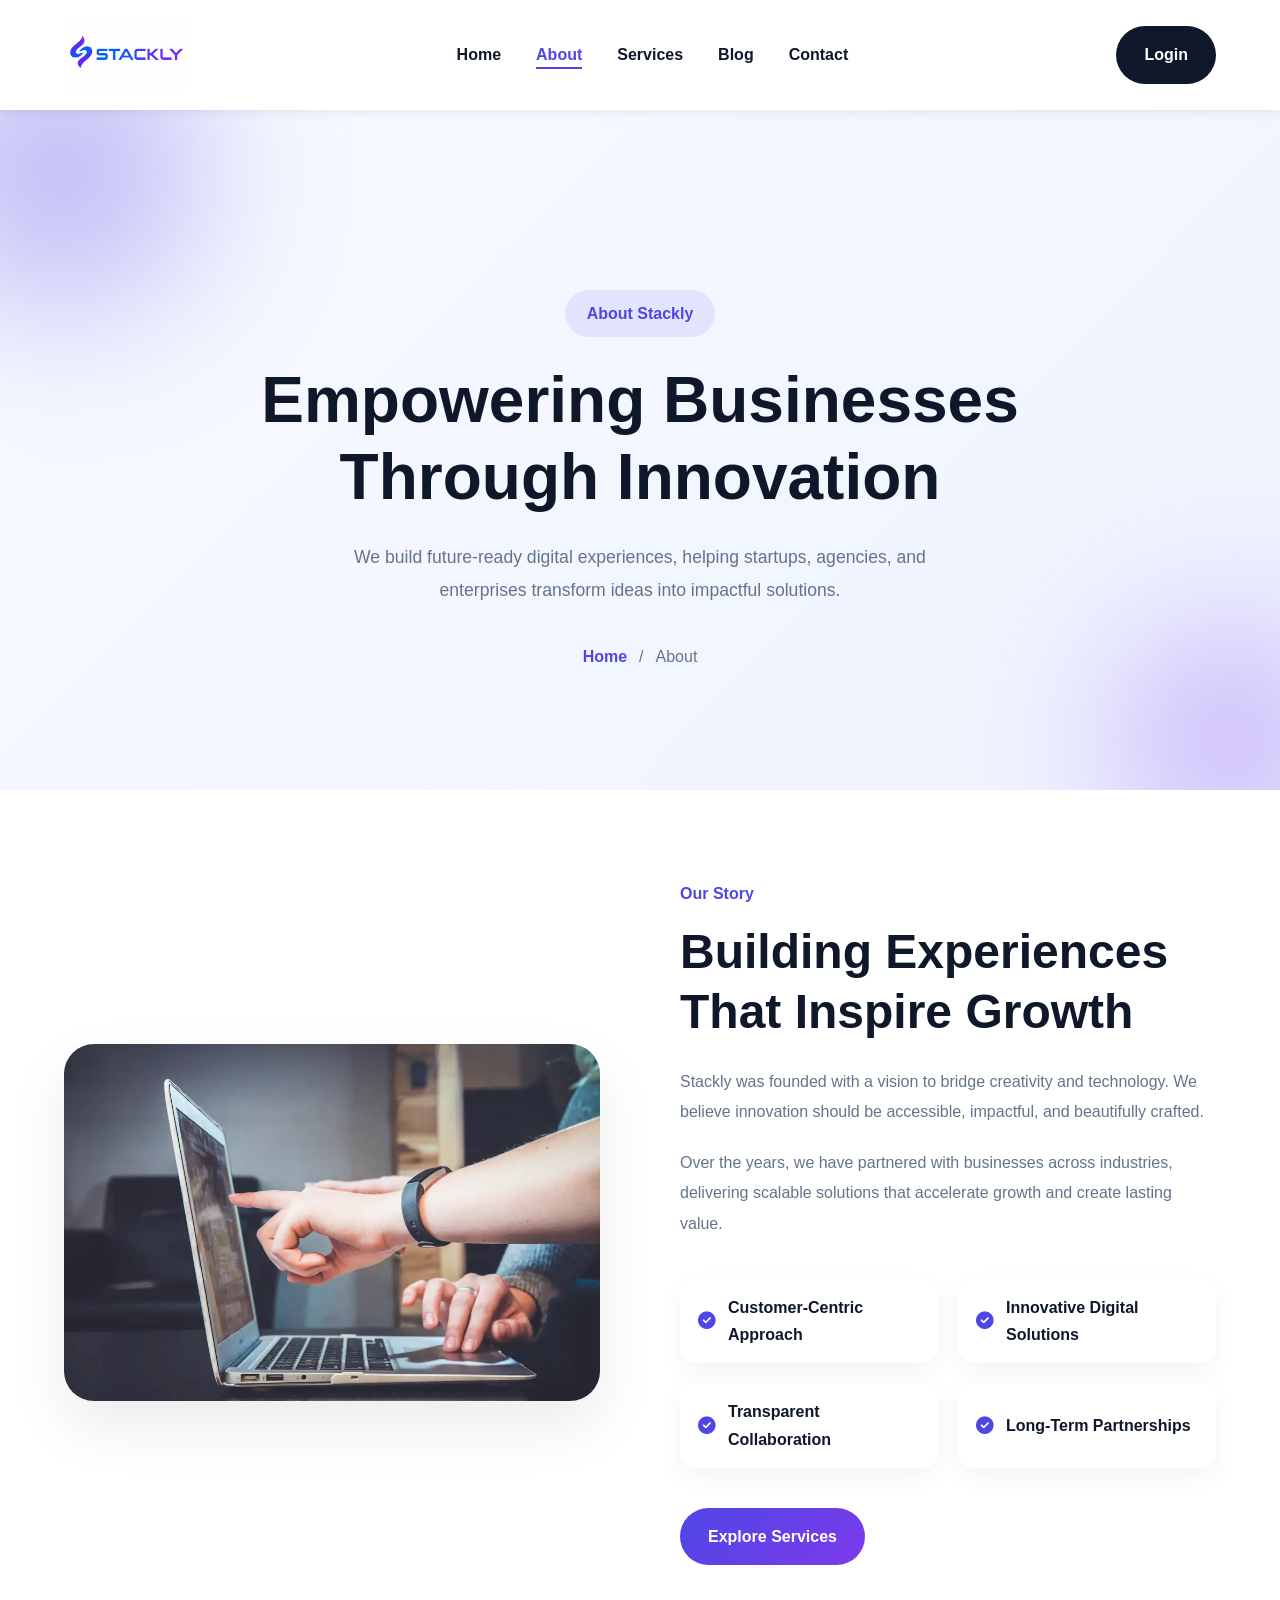
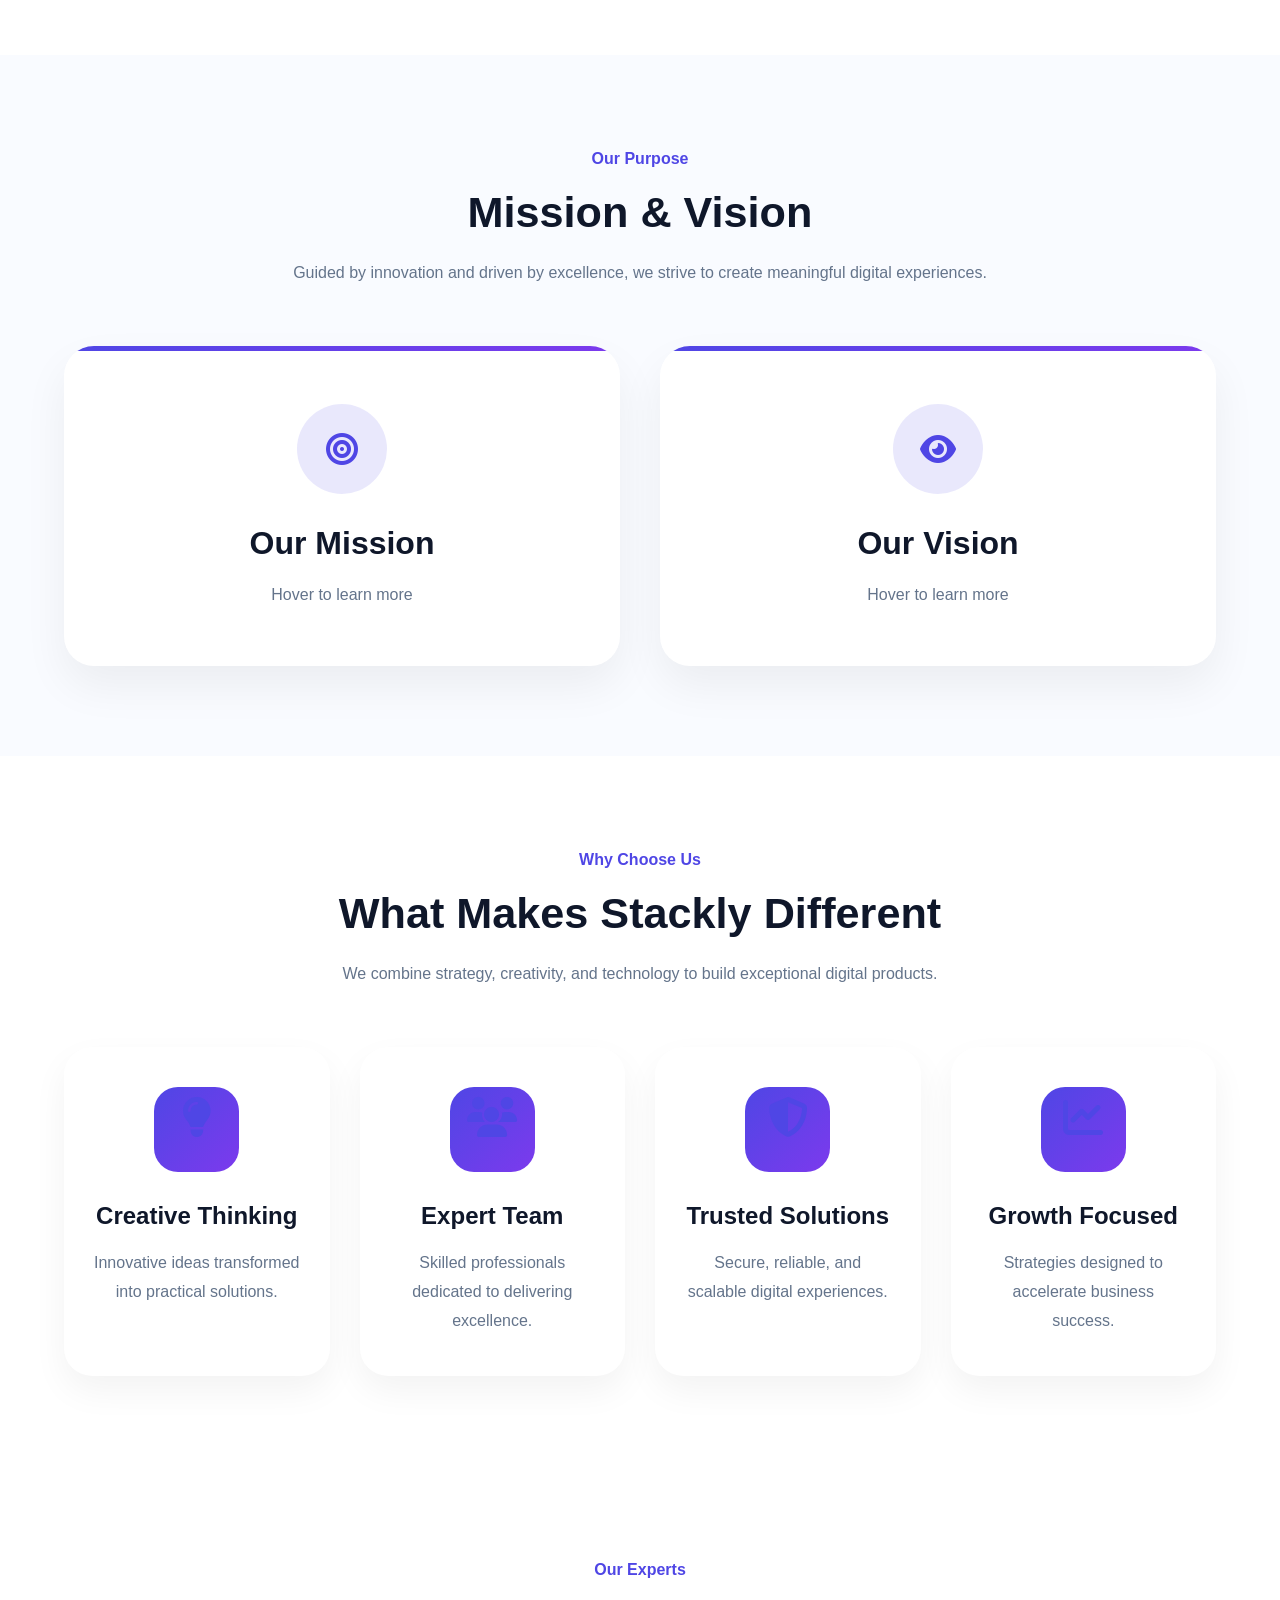
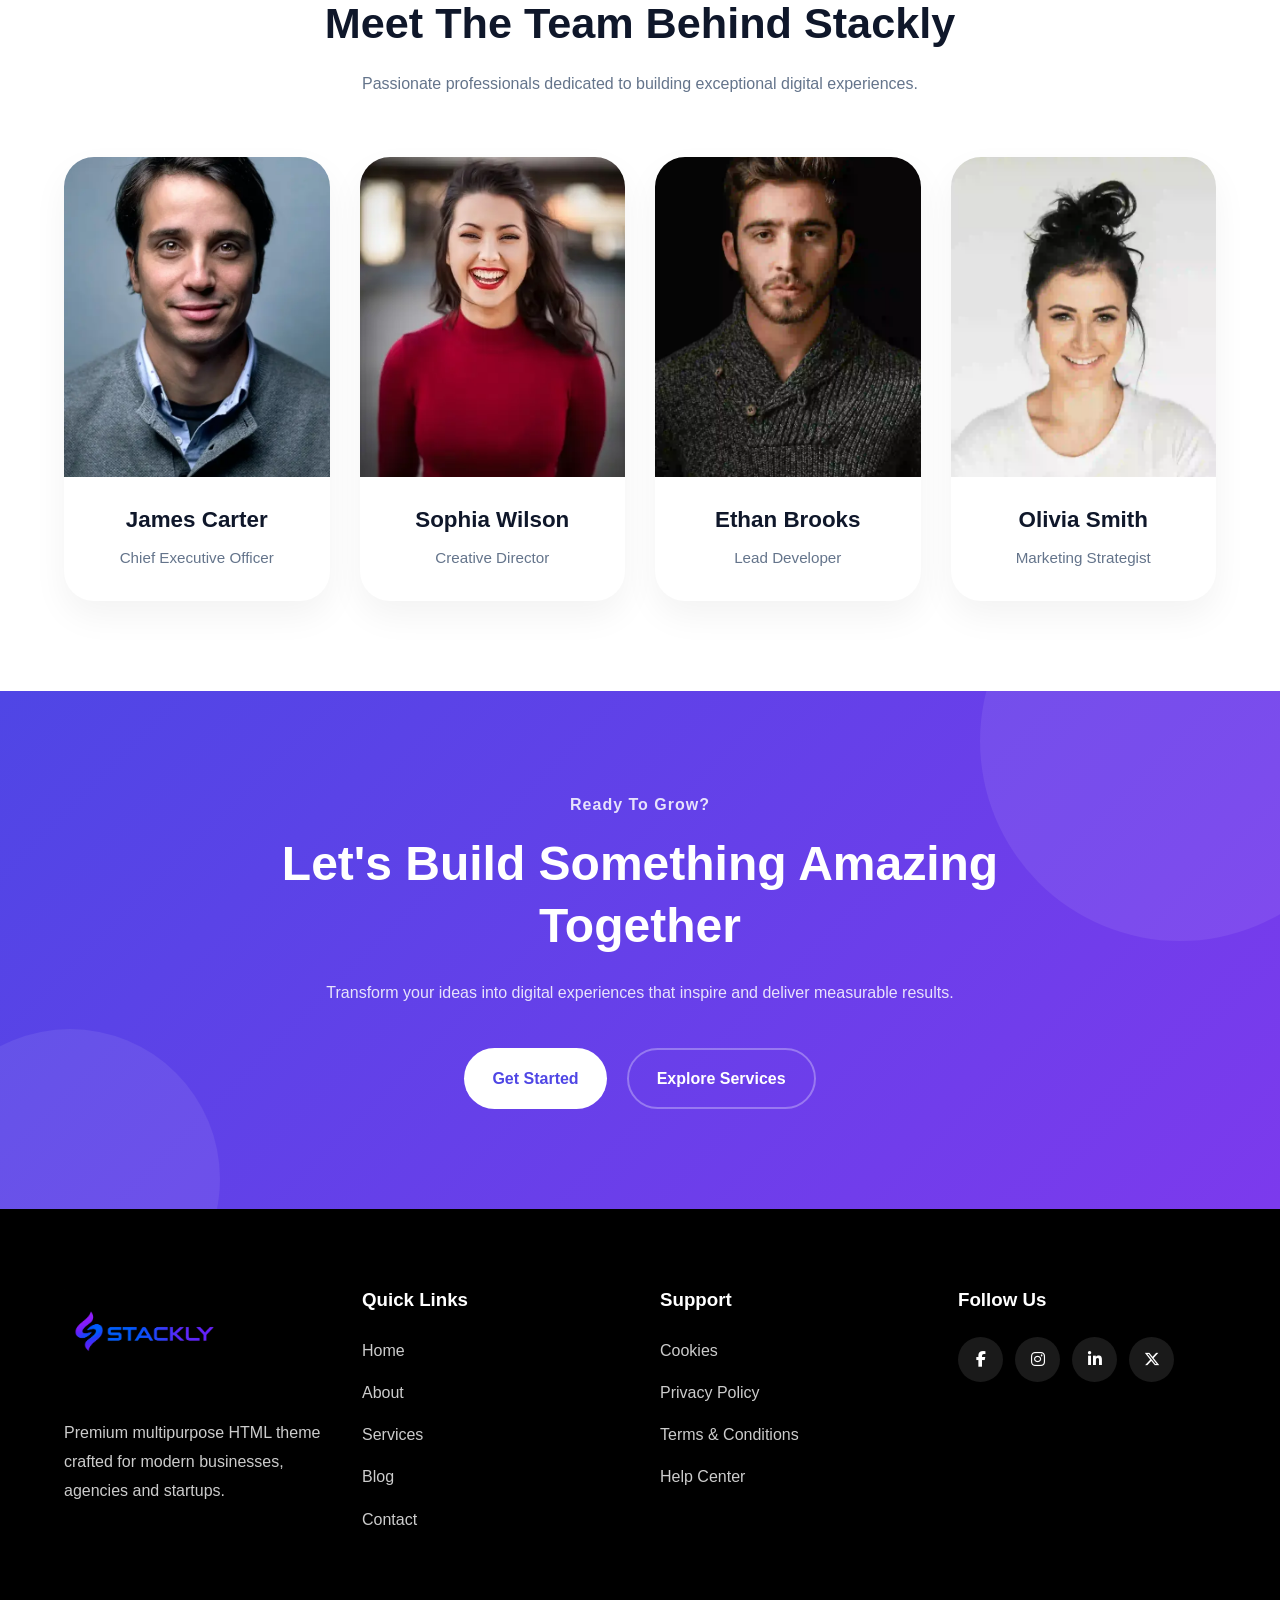
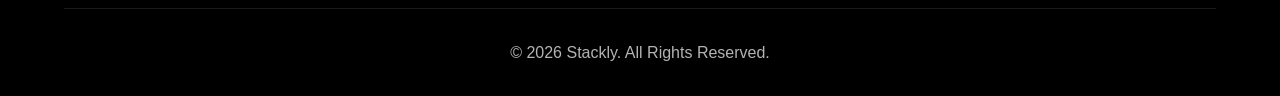
<file: about.html>
<!DOCTYPE html>
<html lang="en">

<head>

    <meta charset="UTF-8">

    <meta name="viewport"
          content="width=device-width, initial-scale=1.0">

    <title>
        About Us | Stackly
    </title>

    <link rel="stylesheet" href="css/style.css">

    <link rel="stylesheet" href="css/animations.css">

    <link rel="stylesheet" href="css/responsive.css">

    <link rel="stylesheet" href="css/about.css">

    <link rel="stylesheet"
          href="https://cdnjs.cloudflare.com/ajax/libs/font-awesome/6.5.2/css/all.min.css">

</head>

<body>



    <div class="preloader" id="preloader">
    <div class="loader">
        <div class="loader-logo">
            <i class="fa-solid fa-layer-group"></i>
            <span>Stackly</span>
        </div>

        <div class="loader-bars">
            <span></span>
            <span></span>
            <span></span>
        </div>
    </div>
</div>

<!--=========================
        HEADER
==========================-->

<header class="header" id="header">

    <div class="container header-container">

        <!-- Logo -->

        <a href="index.html" class="logo">

            <img src="images/blue-logo.webp"
                 alt="Stackly Logo"
                 class="logo-image">

        </a>


        <!-- Navbar -->

        <nav class="navbar">

            <ul class="nav-links">

                <li>
                    <a href="index.html">
                        Home
                    </a>
                </li>

                <li>
                    <a href="about.html"
                       class="active">
                        About
                    </a>
                </li>

                <li>
                    <a href="services.html">
                        Services
                    </a>
                </li>

                <li>
                    <a href="blog.html">
                        Blog
                    </a>
                </li>

                <li>
                    <a href="contact.html">
                        Contact
                    </a>
                </li>

                <!-- Mobile Login -->

                <li class="mobile-login">

                    <a href="login.html">
                        Login
                    </a>

                </li>

            </ul>

        </nav>


        <!-- Desktop Login -->

        <a href="login.html"
           class="login-btn">

            Login

        </a>


        <!-- Hamburger -->

        <button class="hamburger"
                id="hamburger">

            <i class="fa-solid fa-bars"></i>

        </button>

    </div>

</header>



<!--=========================
        ABOUT BANNER
==========================-->

<section class="about-banner">

    <div class="banner-shape shape-1"></div>

    <div class="banner-shape shape-2"></div>


    <div class="container">

        <div class="about-banner-content">

            <span class="banner-tag">

                About Stackly

            </span>


            <h1>

                Empowering Businesses
                Through Innovation

            </h1>


            <p>

                We build future-ready digital experiences,
                helping startups, agencies, and enterprises
                transform ideas into impactful solutions.

            </p>


            <div class="breadcrumb">

                <a href="index.html">

                    Home

                </a>

                <span>

                    /

                </span>

                <span>

                    About

                </span>

            </div>

        </div>

    </div>

</section>



<!--=========================
        OUR STORY
==========================-->

<section class="our-story section">

    <div class="container">

        <div class="story-grid">


            <!-- Image -->

            <div class="story-image reveal-center">
         <img src="images/aboutimg.webp"
     alt="Our Story">
         
         </div>
            <!-- Content -->

            <div class="story-content">

                <span class="section-subtitle">

                    Our Story

                </span>


                <h2>

                    Building Experiences
                    That Inspire Growth

                </h2>


                <p>

                    Stackly was founded with a vision to bridge
                    creativity and technology. We believe
                    innovation should be accessible, impactful,
                    and beautifully crafted.

                </p>


                <p>

                    Over the years, we have partnered with
                    businesses across industries, delivering
                    scalable solutions that accelerate growth
                    and create lasting value.

                </p>


                <div class="story-features">

                    <div class="story-feature">

                        <i class="fa-solid fa-circle-check"></i>

                        <span>

                            Customer-Centric Approach

                        </span>

                    </div>


                    <div class="story-feature">

                        <i class="fa-solid fa-circle-check"></i>

                        <span>

                            Innovative Digital Solutions

                        </span>

                    </div>


                    <div class="story-feature">

                        <i class="fa-solid fa-circle-check"></i>

                        <span>

                            Transparent Collaboration

                        </span>

                    </div>


                    <div class="story-feature">

                        <i class="fa-solid fa-circle-check"></i>

                        <span>

                            Long-Term Partnerships

                        </span>

                    </div>

                </div>


                <a href="services.html"
                   class="primary-btn">

                    Explore Services

                </a>

            </div>

        </div>

    </div>

</section>

<!--=========================
        MISSION & VISION
==========================-->

<section class="mission-vision section">

    <div class="container">

        <div class="section-heading">

            <span class="section-subtitle">
                Our Purpose
            </span>

            <h2>
                Mission & Vision
            </h2>

            <p>
                Guided by innovation and driven by excellence,
                we strive to create meaningful digital experiences.
            </p>

        </div>


        <div class="mission-grid">

            <!-- Mission -->

            <div class="mission-card">

                <div class="mission-card-inner">

                    <div class="mission-front">

                        <div class="mission-icon">

                            <i class="fa-solid fa-bullseye"></i>

                        </div>

                        <h3>
                            Our Mission
                        </h3>

                        <p>
                            Hover to learn more
                        </p>

                    </div>


                    <div class="mission-back">

                        <h3>
                            Our Mission
                        </h3>

                        <p>
                            To empower businesses with innovative,
                            scalable, and user-centric digital
                            solutions that inspire growth.
                        </p>

                    </div>

                </div>

            </div>



            <!-- Vision -->

            <div class="mission-card">

                <div class="mission-card-inner">

                    <div class="mission-front">

                        <div class="mission-icon">

                            <i class="fa-solid fa-eye"></i>

                        </div>

                        <h3>
                            Our Vision
                        </h3>

                        <p>
                            Hover to learn more
                        </p>

                    </div>


                    <div class="mission-back">

                        <h3>
                            Our Vision
                        </h3>

                        <p>
                            To become a globally trusted technology
                            partner known for creativity, quality,
                            and innovation.
                        </p>

                    </div>

                </div>

            </div>

        </div>

    </div>

</section>




<!--=========================
      WHY CHOOSE STACKLY
==========================-->

<section class="why-stackly section">

    <div class="container">

        <div class="section-heading">

            <span class="section-subtitle">

                Why Choose Us

            </span>

            <h2>

                What Makes Stackly Different

            </h2>

            <p>

                We combine strategy, creativity, and technology
                to build exceptional digital products.

            </p>

        </div>



        <div class="why-grid">

            <!-- Card 1 -->

            <div class="why-card delay-1">

                <div class="why-icon">

                    <i class="fa-solid fa-lightbulb"></i>

                </div>

                <h3>

                    Creative Thinking

                </h3>

                <p>

                    Innovative ideas transformed into
                    practical solutions.

                </p>

            </div>



            <!-- Card 2 -->

            <div class="why-card delay-2">

                <div class="why-icon">

                    <i class="fa-solid fa-users"></i>

                </div>

                <h3>

                    Expert Team

                </h3>

                <p>

                    Skilled professionals dedicated
                    to delivering excellence.

                </p>

            </div>



            <!-- Card 3 -->

            <div class="why-card delay-3">

                <div class="why-icon">

                    <i class="fa-solid fa-shield-halved"></i>

                </div>

                <h3>

                    Trusted Solutions

                </h3>

                <p>

                    Secure, reliable, and scalable
                    digital experiences.

                </p>

            </div>



            <!-- Card 4 -->

            <div class="why-card delay-4">

                <div class="why-icon">

                    <i class="fa-solid fa-chart-line"></i>

                </div>

                <h3>

                    Growth Focused

                </h3>

                <p>

                    Strategies designed to accelerate
                    business success.

                </p>

            </div>

        </div>

    </div>

</section>

<!--=========================
        MEET OUR TEAM
==========================-->

<section class="team section">

    <div class="container">

        <div class="section-heading">

            <span class="section-subtitle">
                Our Experts
            </span>

            <h2>
                Meet The Team Behind Stackly
            </h2>

            <p>
                Passionate professionals dedicated to building
                exceptional digital experiences.
            </p>

        </div>


        <div class="team-grid">

            <!-- Team Member 1 -->

            <div class="team-card">

                <div class="team-image">

                    <img src="images/aboutimg2.webp"
                         alt="CEO">

                    <div class="team-overlay">

                        <div class="team-social">

                            <a href="404.html">
                                <i class="fa-brands fa-linkedin-in"></i>
                            </a>

                            <a href="404.html">
                                <i class="fa-brands fa-x-twitter"></i>
                            </a>

                        </div>

                    </div>

                </div>

                <div class="team-content">

                    <h3>
                        James Carter
                    </h3>

                    <span>
                        Chief Executive Officer
                    </span>

                </div>

            </div>



            <!-- Team Member 2 -->

            <div class="team-card">

                <div class="team-image">

                    <img src="images/img11.webp"
                         alt="Designer">

                    <div class="team-overlay">

                        <div class="team-social">

                            <a href="404.html">
                                <i class="fa-brands fa-linkedin-in"></i>
                            </a>

                            <a href="404.html">
                                <i class="fa-brands fa-dribbble"></i>
                            </a>

                        </div>

                    </div>

                </div>

                <div class="team-content">

                    <h3>
                        Sophia Wilson
                    </h3>

                    <span>
                        Creative Director
                    </span>

                </div>

            </div>



            <!-- Team Member 3 -->

            <div class="team-card">

                <div class="team-image">

                    <img src="images/clent img2.webp"
                         alt="Developer">

                    <div class="team-overlay">

                        <div class="team-social">

                            <a href="404.html">
                                <i class="fa-brands fa-github"></i>
                            </a>

                            <a href="404.html">
                                <i class="fa-brands fa-linkedin-in"></i>
                            </a>

                        </div>

                    </div>

                </div>

                <div class="team-content">

                    <h3>
                        Ethan Brooks
                    </h3>

                    <span>
                        Lead Developer
                    </span>

                </div>

            </div>



            <!-- Team Member 4 -->

            <div class="team-card">

                <div class="team-image">

                    <img src="images/clent img3.webp"
                         alt="Marketing">

                    <div class="team-overlay">

                        <div class="team-social">

                            <a href="404.html">
                                <i class="fa-brands fa-linkedin-in"></i>
                            </a>

                            <a href="404.html">
                                <i class="fa-brands fa-instagram"></i>
                            </a>

                        </div>

                    </div>

                </div>

                <div class="team-content">

                    <h3>
                        Olivia Smith
                    </h3>

                    <span>
                        Marketing Strategist
                    </span>

                </div>

            </div>

        </div>

    </div>

</section>




<!--=========================
        CTA SECTION
==========================-->

<section class="about-cta">

    <div class="container">

        <div class="cta-content">

            <span>
                Ready To Grow?
            </span>

            <h2>
                Let's Build Something Amazing Together
            </h2>

            <p>
                Transform your ideas into digital experiences
                that inspire and deliver measurable results.
            </p>

            <div class="cta-buttons">

                <a href="contact.html"
                   class="primary-btn">

                    Get Started

                </a>

                <a href="services.html"
                   class="secondary-btn">

                    Explore Services

                </a>

            </div>

        </div>

    </div>

</section>





<!--=========================
        FOOTER
==========================-->


<footer class="footer">

    <div class="container">

        <div class="footer-grid">

            <!-- About -->

            <div class="footer-column">

           <a href="index.html" class="footer-logo">

        <img src="images/blue-logo-black.webp"
             alt="Stackly Logo"
             class="footer-logo-image">

    </a>


                <p>
                    Premium multipurpose HTML theme crafted for modern
                    businesses, agencies and startups.
                </p>

            </div>


            <!-- Quick Links -->

            <div class="footer-column">

                <h3>
                    Quick Links
                </h3>

                <ul>

                    <li>
                        <a href="index.html">Home</a>
                    </li>

                    <li>
                        <a href="about.html">About</a>
                    </li>

                    <li>
                        <a href="services.html">Services</a>
                    </li>

                    <li>
                        <a href="blog.html">Blog</a>
                    </li>

                    <li>
                        <a href="contact.html">Contact</a>
                    </li>

                </ul>

            </div>


            <!-- Support -->

            <div class="footer-column">

                <h3>
                    Support
                </h3>

                <ul>

                    <li>
                        <a href="404.html">Cookies</a>
                    </li>

                    <li>
                        <a href="404.html">Privacy Policy</a>
                    </li>

                    <li>
                        <a href="404.html">Terms & Conditions</a>
                    </li>

                    <li>
                        <a href="404.html">Help Center</a>
                    </li>

                </ul>

            </div>


            <!-- Social -->

        <div class="footer-column">

    <h3>Follow Us</h3>

    <div class="social-links">

        <a href="404.html"><i class="fa-brands fa-facebook-f"></i></a>

        <a href="404.html"><i class="fa-brands fa-instagram"></i></a>

        <a href="404.html"><i class="fa-brands fa-linkedin-in"></i></a>

        <a href="404.html"><i class="fa-brands fa-x-twitter"></i></a>

    </div>

</div>


        </div>


        <div class="footer-bottom">

            <p>
                © 2026 Stackly. All Rights Reserved.
            </p>

        </div>

    </div>

</footer>


<!-- ================= BACK TO TOP ================= -->



<!--=========================
        SCRIPT
==========================-->

<script src="js/script.js"></script>

</body>

</html>
</file>
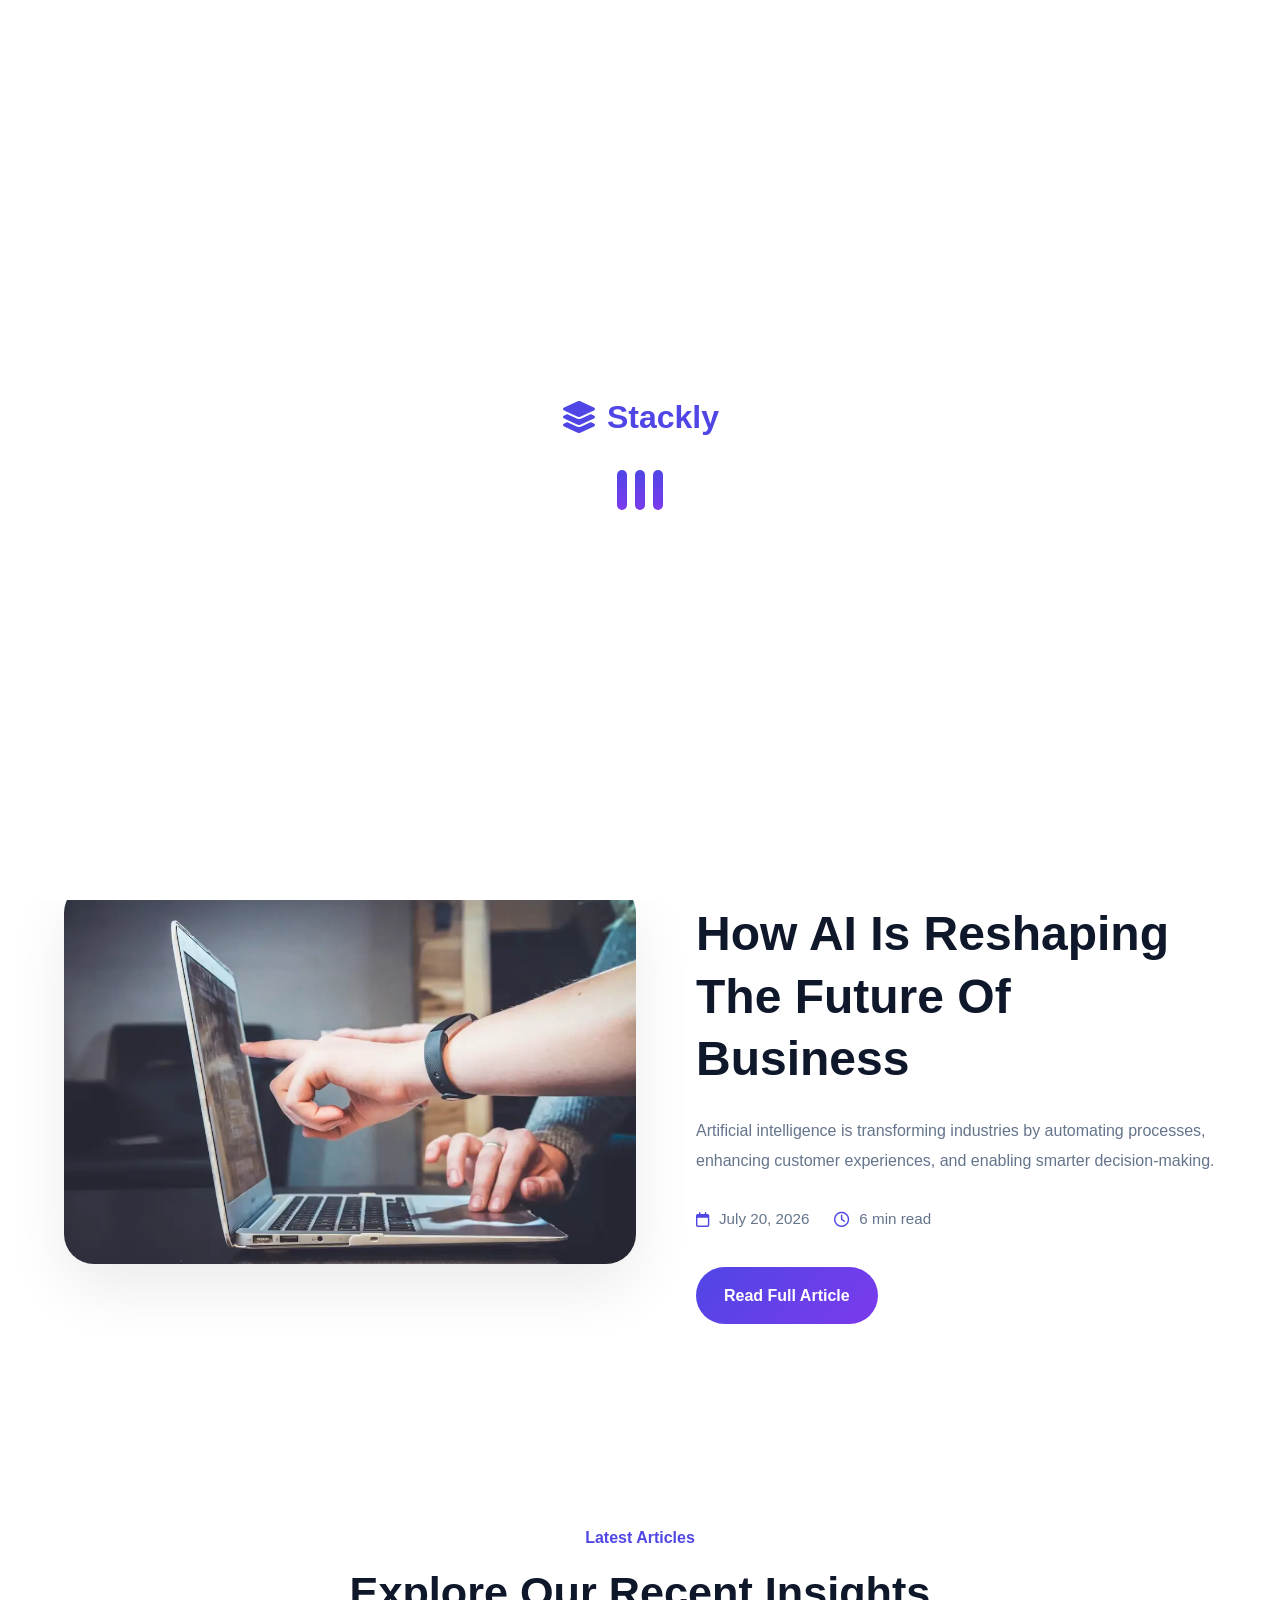
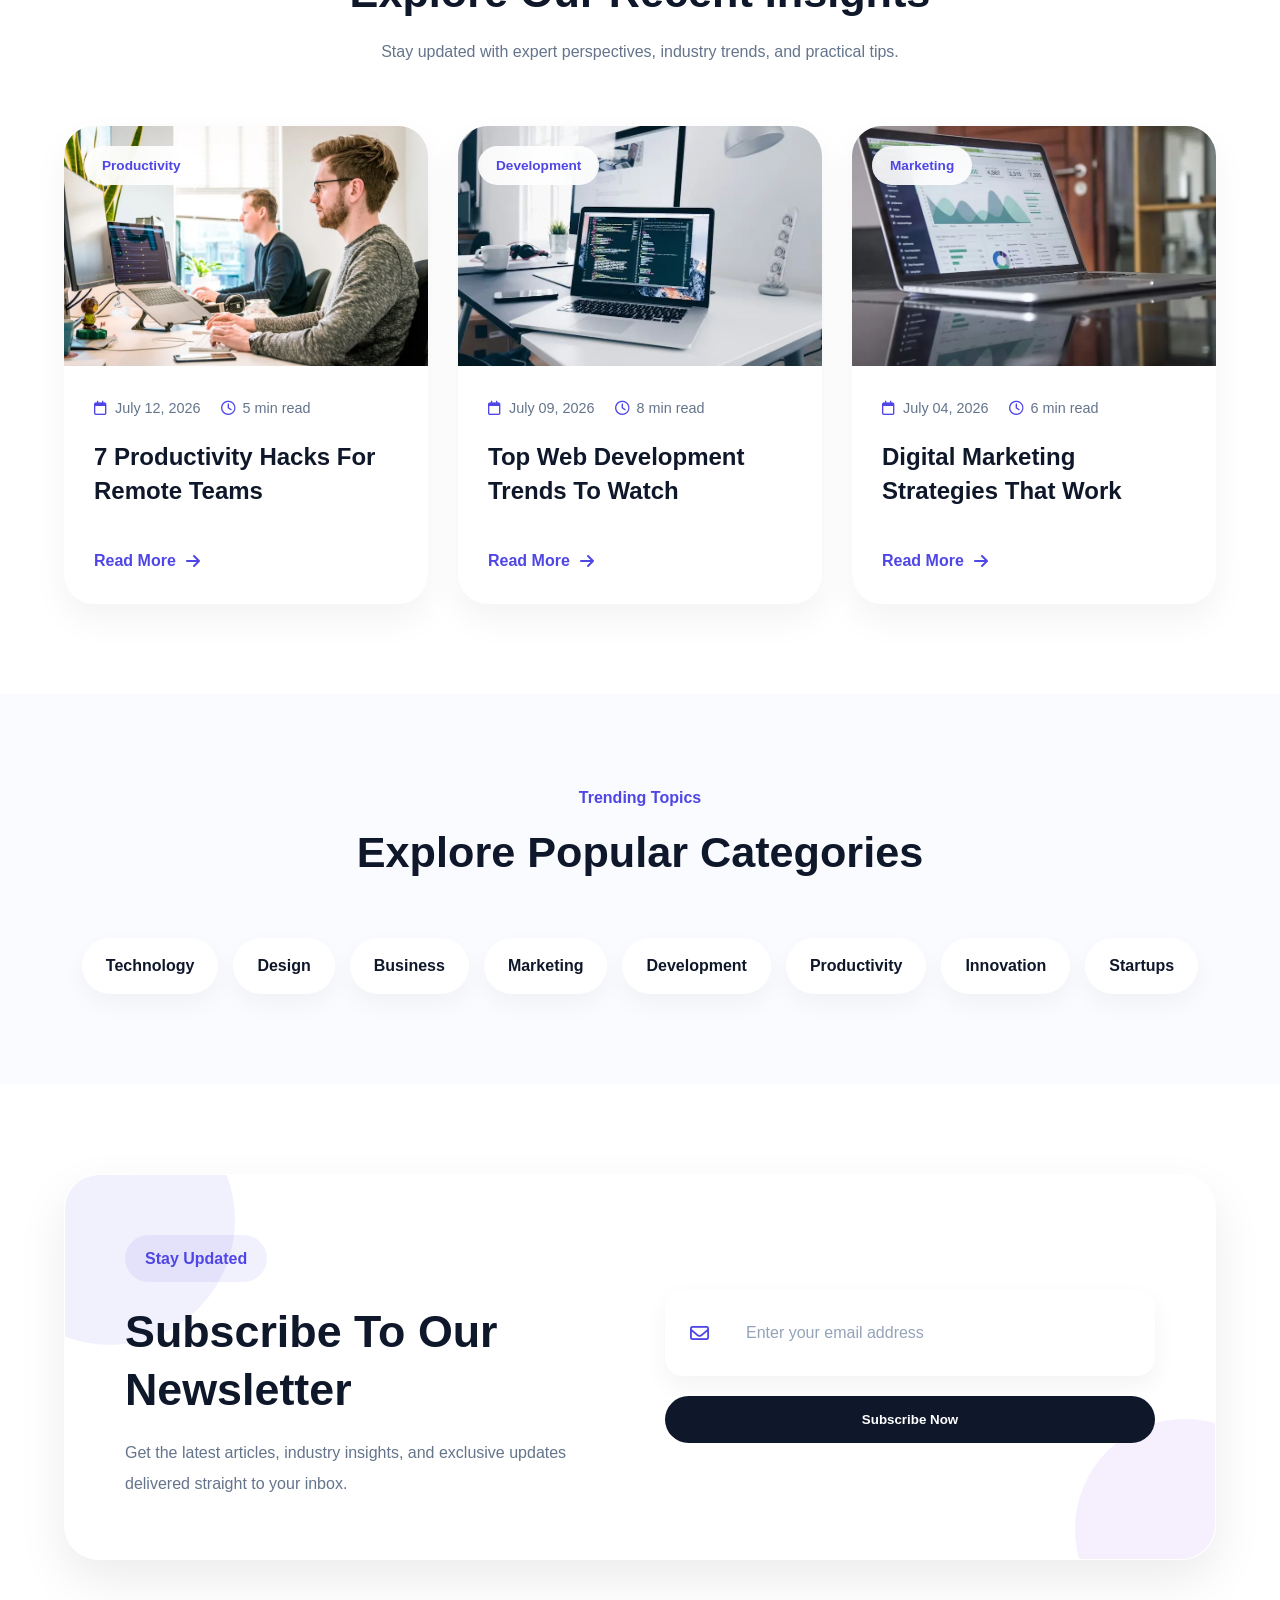
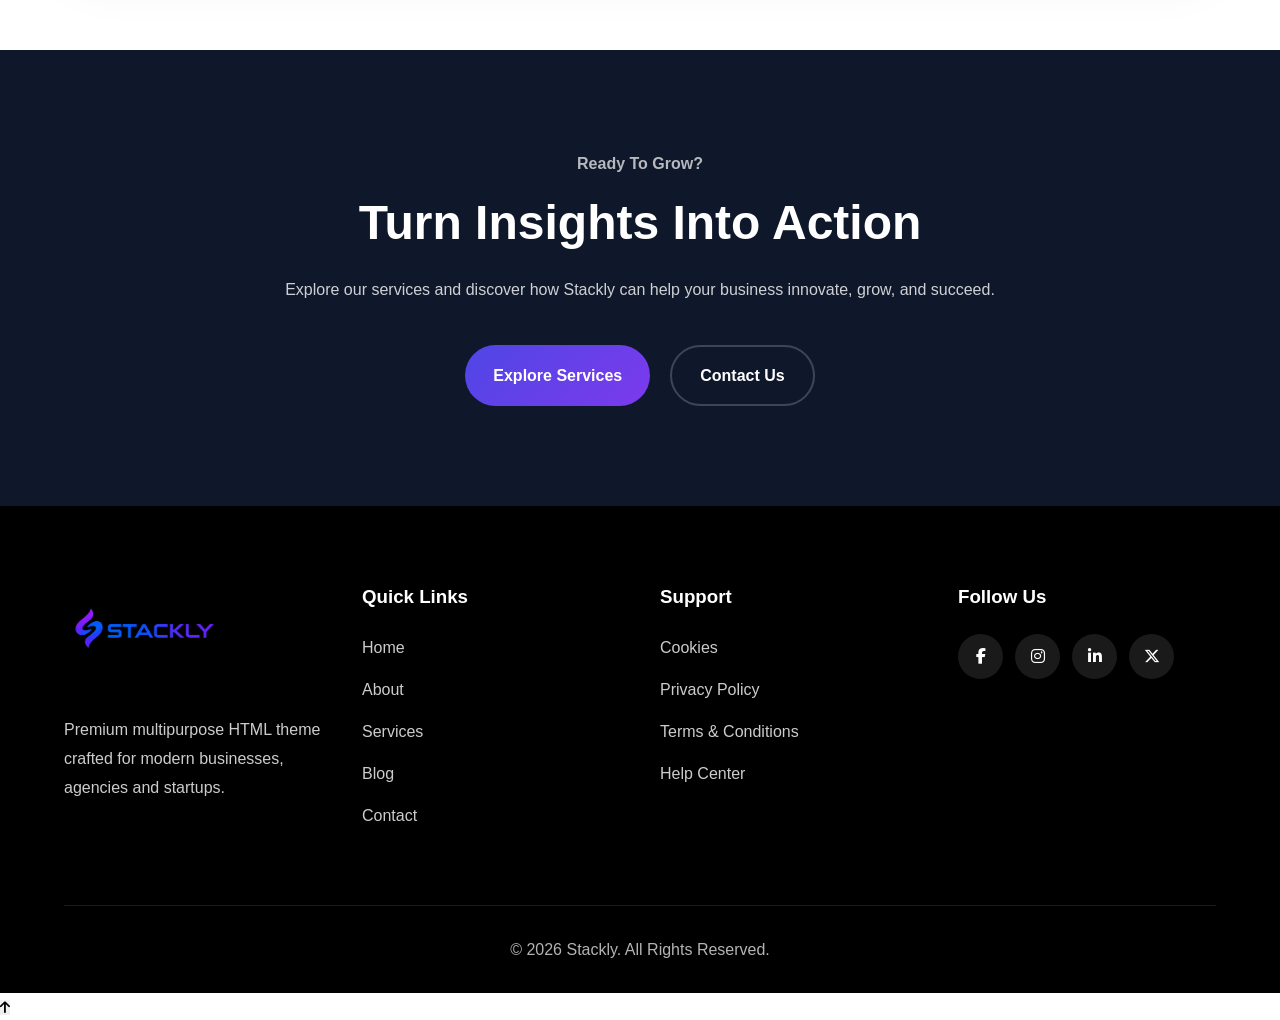
<file: blog.html>
<!DOCTYPE html>
<html lang="en">

<head>

    <meta charset="UTF-8">

    <meta name="viewport"
          content="width=device-width, initial-scale=1.0">

    <title>
        Blog | Stackly
    </title>

    <link rel="stylesheet" href="css/style.css">

    <link rel="stylesheet" href="css/animations.css">

    <link rel="stylesheet" href="css/responsive.css">

    <link rel="stylesheet" href="css/blog.css">

    <link rel="stylesheet"
          href="https://cdnjs.cloudflare.com/ajax/libs/font-awesome/6.5.2/css/all.min.css">

</head>

<body>

<div class="preloader" id="preloader">
    <div class="loader">
        <div class="loader-logo">
            <i class="fa-solid fa-layer-group"></i>
            <span>Stackly</span>
        </div>

        <div class="loader-bars">
            <span></span>
            <span></span>
            <span></span>
        </div>
    </div>
</div>

<!--=========================
          HEADER
==========================-->

<header class="header" id="header">

    <div class="container header-container">

        <a href="index.html" class="logo">

            <img src="images/blue-logo.webp"
                 alt="Stackly Logo"
                 class="logo-image">

        </a>


        <nav class="navbar">

            <ul class="nav-links">

                <li>
                    <a href="index.html">
                        Home
                    </a>
                </li>

                <li>
                    <a href="about.html">
                        About
                    </a>
                </li>

                <li>
                    <a href="services.html">
                        Services
                    </a>
                </li>

                <li>
                    <a href="blog.html"
                       class="active">
                        Blog
                    </a>
                </li>

                <li>
                    <a href="contact.html">
                        Contact
                    </a>
                </li>

                <li class="mobile-login">

                    <a href="login.html">
                        Login
                    </a>

                </li>

            </ul>

        </nav>


        <a href="login.html"
           class="login-btn">

            Login

        </a>


        <button class="hamburger"
                id="hamburger">

            <i class="fa-solid fa-bars"></i>

        </button>

    </div>

</header>



<!--=========================
        BLOG BANNER
==========================-->

<section class="blog-banner">

    <div class="container">

        <div class="blog-banner-content">

            <span class="banner-tag">

                Stackly Insights

            </span>


            <h1 class="typing-title">

                Discover Insights That Drive Innovation

            </h1>


            <p>

                Explore expert perspectives,
                emerging trends, and practical strategies
                designed to help businesses grow.

            </p>


            <div class="breadcrumb">

                <a href="index.html">

                    Home

                </a>

                <span>/</span>

                <span>

                    Blog

                </span>

            </div>

        </div>

    </div>

</section>




<!--=========================
      FEATURED ARTICLE
==========================-->

<section class="featured-blog section">

    <div class="container">

        <div class="featured-wrapper">


            <!-- Featured Image -->

            <div class="featured-image">

                <img src="images/aboutimg.webp"
                     alt="Featured Blog">

            </div>



            <!-- Featured Content -->

            <div class="featured-content">

                <span class="category-chip">

                    Technology

                </span>


                <h2>

                    How AI Is Reshaping
                    The Future Of Business

                </h2>


                <p>

                    Artificial intelligence is transforming
                    industries by automating processes,
                    enhancing customer experiences,
                    and enabling smarter decision-making.

                </p>


                <div class="article-meta">

                    <span>

                        <i class="fa-regular fa-calendar"></i>

                        July 20, 2026

                    </span>


                    <span>

                        <i class="fa-regular fa-clock"></i>

                        6 min read

                    </span>

                </div>


                <a href="404.html"
                   class="primary-btn">

                    Read Full Article

                </a>

            </div>

        </div>

    </div>

</section>

<!--=========================
      LATEST ARTICLES
==========================-->

<section class="latest-articles section">

    <div class="container">

        <div class="section-heading">

            <span class="section-subtitle">

                Latest Articles

            </span>

            <h2>

                Explore Our Recent Insights

            </h2>

            <p>

                Stay updated with expert perspectives,
                industry trends, and practical tips.

            </p>

        </div>



        <div class="blog-grid">


            <!-- Blog Card 1 -->

            <article class="blog-card expand-card">

                <div class="blog-image">

                    <img src="images/homeimg-compressed.webp"
                         alt="Remote Work">

                    <span class="blog-category">

                        Productivity

                    </span>

                </div>

                <div class="blog-content">

                    <div class="blog-meta">

                        <span>

                            <i class="fa-regular fa-calendar"></i>

                            July 12, 2026

                        </span>

                        <span>

                            <i class="fa-regular fa-clock"></i>

                            5 min read

                        </span>

                    </div>

                    <h3>

                        7 Productivity Hacks
                        For Remote Teams

                    </h3>

                    <p>

                        Discover strategies that help
                        distributed teams collaborate
                        effectively and stay productive.

                    </p>

                    <a href="404.html">

                        Read More

                        <i class="fa-solid fa-arrow-right"></i>

                    </a>

                </div>

            </article>



            <!-- Blog Card 2 -->

            <article class="blog-card expand-card">

                <div class="blog-image">

                    <img src="images/blogimg2.webp"
                         alt="Development">

                    <span class="blog-category">

                        Development

                    </span>

                </div>

                <div class="blog-content">

                    <div class="blog-meta">

                        <span>

                            <i class="fa-regular fa-calendar"></i>

                            July 09, 2026

                        </span>

                        <span>

                            <i class="fa-regular fa-clock"></i>

                            8 min read

                        </span>

                    </div>

                    <h3>

                        Top Web Development
                        Trends To Watch

                    </h3>

                    <p>

                        Explore the latest technologies
                        shaping the future of web applications.

                    </p>

                    <a href="404.html">

                        Read More

                        <i class="fa-solid fa-arrow-right"></i>

                    </a>

                </div>

            </article>



            <!-- Blog Card 3 -->

            <article class="blog-card expand-card">

                <div class="blog-image">

                    <img src="images/blogimg3.webp"
                         alt="Marketing">

                    <span class="blog-category">

                        Marketing

                    </span>

                </div>

                <div class="blog-content">

                    <div class="blog-meta">

                        <span>

                            <i class="fa-regular fa-calendar"></i>

                            July 04, 2026

                        </span>

                        <span>

                            <i class="fa-regular fa-clock"></i>

                            6 min read

                        </span>

                    </div>

                    <h3>

                        Digital Marketing
                        Strategies That Work

                    </h3>

                    <p>

                        Learn how modern marketing
                        approaches increase engagement
                        and conversions.

                    </p>

                    <a href="404.html">

                        Read More

                        <i class="fa-solid fa-arrow-right"></i>

                    </a>

                </div>

            </article>

        </div>

    </div>

</section>





<!--=========================
        TRENDING TOPICS
==========================-->

<section class="trending-topics section">

    <div class="container">

        <div class="section-heading">

            <span class="section-subtitle">

                Trending Topics

            </span>

            <h2>

                Explore Popular Categories

            </h2>

        </div>



        <div class="topics-wrapper">

            <a href="404.html" class="topic-chip">

                Technology

            </a>

            <a href="404.html" class="topic-chip">

                Design

            </a>

            <a href="404.html" class="topic-chip">

                Business

            </a>

            <a href="404.html" class="topic-chip">

                Marketing

            </a>

            <a href="404.html" class="topic-chip">

                Development

            </a>

            <a href="404.html" class="topic-chip">

                Productivity

            </a>

            <a href="404.html" class="topic-chip">

                Innovation

            </a>

            <a href="404.html" class="topic-chip">

                Startups

            </a>

        </div>

    </div>

</section>

<!--=========================
      NEWSLETTER SECTION
==========================-->

<section class="newsletter-section section">

    <div class="container">

        <div class="newsletter-card">

            <div class="newsletter-content">

                <span class="newsletter-tag">

                    Stay Updated

                </span>

                <h2>

                    Subscribe To Our Newsletter

                </h2>

                <p>

                    Get the latest articles,
                    industry insights, and exclusive
                    updates delivered straight
                    to your inbox.

                </p>

            </div>


            <form class="newsletter-form">

                <div class="input-group">

                    <i class="fa-regular fa-envelope"></i>

                    <input type="email"
                           placeholder="Enter your email address"
                           required>

                </div>


                <button type="submit"
                        class="subscribe-btn">

                    Subscribe Now

                </button>

            </form>

        </div>

    </div>

</section>





<!--=========================
        BLOG CTA
==========================-->

<section class="blog-cta section">

    <div class="container">

        <div class="cta-content">

            <span>

                Ready To Grow?

            </span>


            <h2>

                Turn Insights Into Action

            </h2>


            <p>

                Explore our services and discover
                how Stackly can help your business
                innovate, grow, and succeed.

            </p>


            <div class="cta-buttons">

                <a href="services.html"
                   class="primary-btn">

                    Explore Services

                </a>


                <a href="contact.html"
                   class="secondary-btn">

                    Contact Us

                </a>

            </div>

        </div>

    </div>

</section>





<!--=========================
          FOOTER
==========================-->


<footer class="footer">

    <div class="container">

        <div class="footer-grid">

            <!-- About -->

            <div class="footer-column">

           <a href="index.html" class="footer-logo">

        <img src="images/blue-logo-black.webp"
             alt="Stackly Logo"
             class="footer-logo-image">

    </a>

    



                <p>
                    Premium multipurpose HTML theme crafted for modern
                    businesses, agencies and startups.
                </p>

            </div>


            <!-- Quick Links -->

            <div class="footer-column">

                <h3>
                    Quick Links
                </h3>

                <ul>

                    <li>
                        <a href="index.html">Home</a>
                    </li>

                    <li>
                        <a href="about.html">About</a>
                    </li>

                    <li>
                        <a href="services.html">Services</a>
                    </li>

                    <li>
                        <a href="blog.html">Blog</a>
                    </li>

                    <li>
                        <a href="contact.html">Contact</a>
                    </li>

                </ul>

            </div>


            <!-- Support -->

            <div class="footer-column">

                <h3>
                    Support
                </h3>

                <ul>

                    <li>
                        <a href="404.html">Cookies</a>
                    </li>

                    <li>
                        <a href="404.html">Privacy Policy</a>
                    </li>

                    <li>
                        <a href="404.html">Terms & Conditions</a>
                    </li>

                    <li>
                        <a href="404.html">Help Center</a>
                    </li>

                </ul>

            </div>


            <!-- Social -->

        <div class="footer-column">

    <h3>Follow Us</h3>

    <div class="social-links">

        <a href="404.html"><i class="fa-brands fa-facebook-f"></i></a>

        <a href="404.html"><i class="fa-brands fa-instagram"></i></a>

        <a href="404.html"><i class="fa-brands fa-linkedin-in"></i></a>

        <a href="404.html"><i class="fa-brands fa-x-twitter"></i></a>

    </div>

</div>


        </div>


        <div class="footer-bottom">

            <p>
                © 2026 Stackly. All Rights Reserved.
            </p>

        </div>

    </div>

</footer>


<!-- ================= BACK TO TOP ================= -->

<button class="back-to-top" id="backToTop">

    <i class="fa-solid fa-arrow-up"></i>

</button>









<!--=========================
          SCRIPT
==========================-->

<script src="js/script.js"></script>

</body>

</html>
</file>
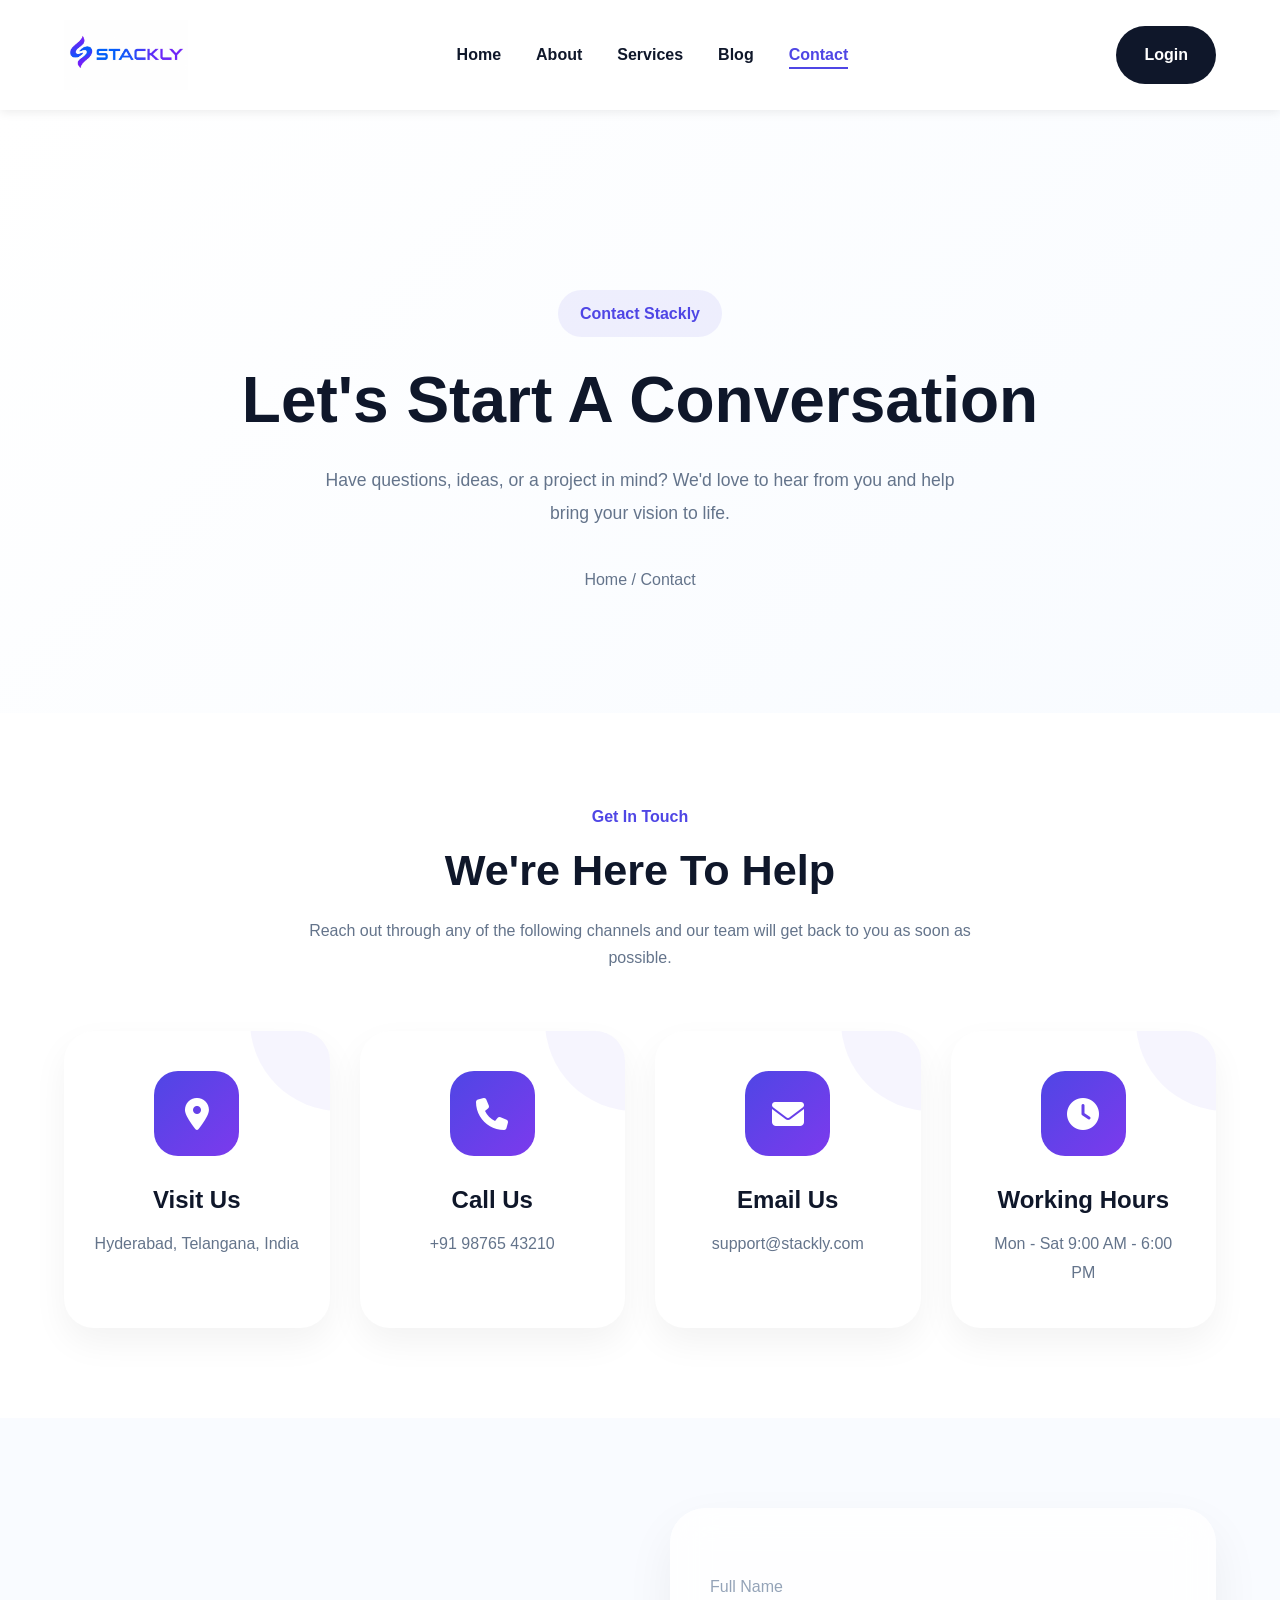
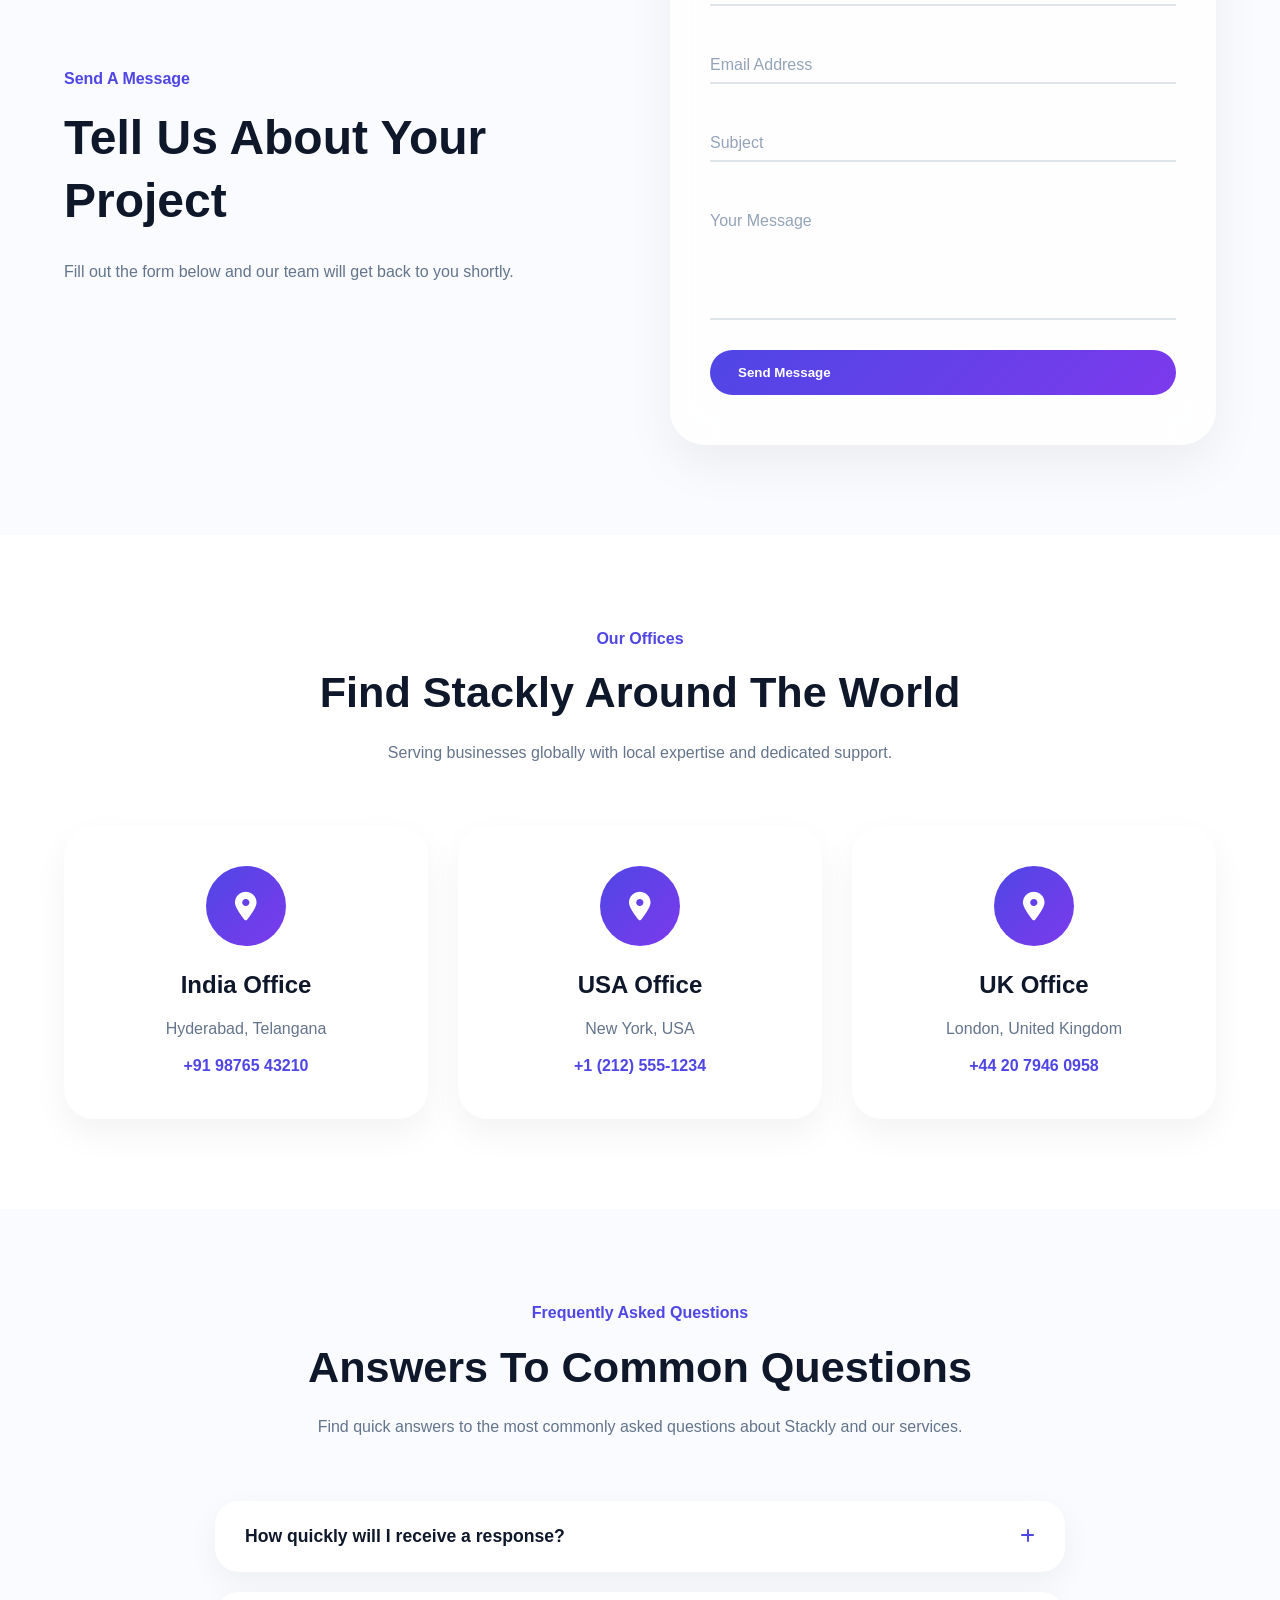
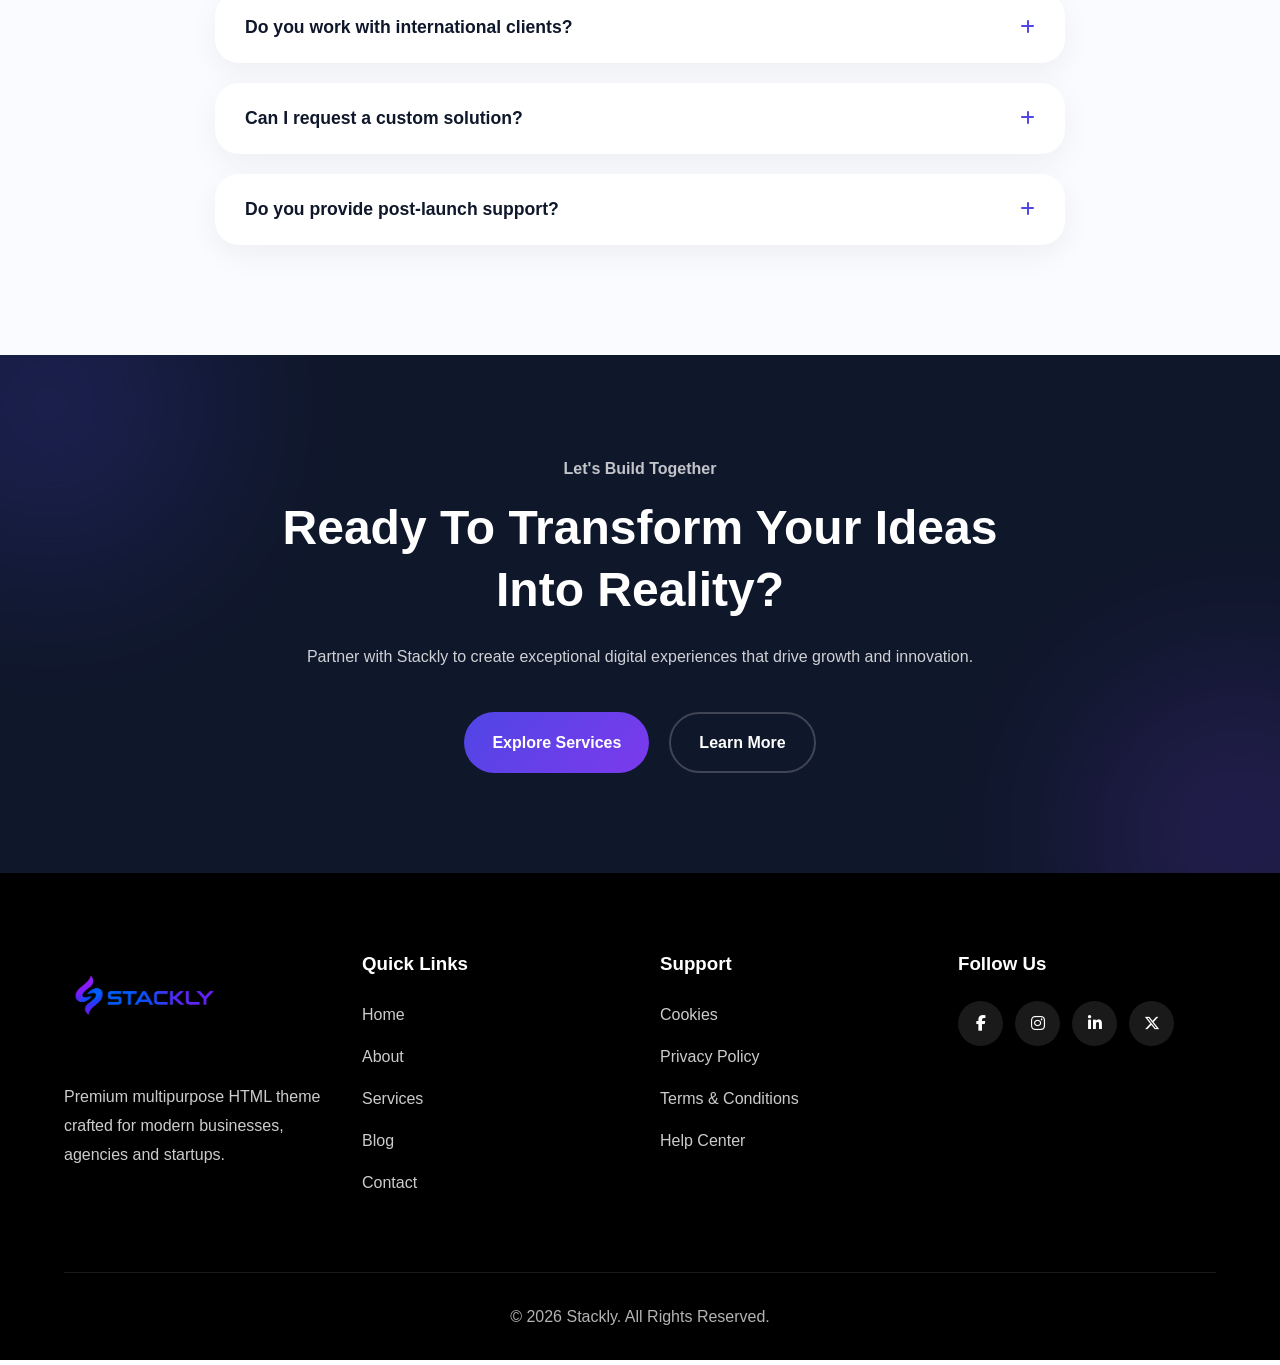
<file: contact.html>
<!DOCTYPE html>
<html lang="en">

<head>

    <meta charset="UTF-8">

    <meta name="viewport"
          content="width=device-width, initial-scale=1.0">

    <title>
        Contact Us | Stackly
    </title>

    <link rel="stylesheet" href="css/style.css">

    <link rel="stylesheet" href="css/animations.css">

    <link rel="stylesheet" href="css/responsive.css">

    <link rel="stylesheet" href="css/contact.css">

    <link rel="stylesheet"
          href="https://cdnjs.cloudflare.com/ajax/libs/font-awesome/6.5.2/css/all.min.css">

</head>

<body>

    <div class="preloader" id="preloader">
    <div class="loader">
        <div class="loader-logo">
            <i class="fa-solid fa-layer-group"></i>
            <span>Stackly</span>
        </div>

        <div class="loader-bars">
            <span></span>
            <span></span>
            <span></span>
        </div>
    </div>
</div>

<!--=========================
          HEADER
==========================-->

<header class="header" id="header">

    <div class="container header-container">

        <a href="index.html" class="logo">

            <img src="images/blue-logo.webp"
                 alt="Stackly Logo"
                 class="logo-image">

        </a>


        <nav class="navbar">

            <ul class="nav-links">

                <li>
                    <a href="index.html">
                        Home
                    </a>
                </li>

                <li>
                    <a href="about.html">
                        About
                    </a>
                </li>

                <li>
                    <a href="services.html">
                        Services
                    </a>
                </li>

                <li>
                    <a href="blog.html">
                        Blog
                    </a>
                </li>

                <li>
                    <a href="contact.html"
                       class="active">
                        Contact
                    </a>
                </li>

                <li class="mobile-login">

                    <a href="login.html">
                        Login
                    </a>

                </li>

            </ul>

        </nav>


        <a href="login.html"
           class="login-btn">

            Login

        </a>


        <button class="hamburger"
                id="hamburger">

            <i class="fa-solid fa-bars"></i>

        </button>

    </div>

</header>




<!--=========================
       CONTACT BANNER
==========================-->

<section class="contact-banner">

    <div class="container">

        <div class="contact-banner-content">

            <span class="banner-tag">

                Contact Stackly

            </span>

            <h1>

                Let's Start A
                Conversation

            </h1>

            <p>

                Have questions, ideas, or a project in mind?
                We'd love to hear from you and help bring
                your vision to life.

            </p>


            <div class="breadcrumb">

                <a href="index.html">

                    Home

                </a>

                <span>/</span>

                <span>

                    Contact

                </span>

            </div>

        </div>

    </div>

</section>




<!--=========================
      CONTACT INFO
==========================-->

<section class="contact-info section">

    <div class="container">

        <div class="section-heading">

            <span class="section-subtitle">

                Get In Touch

            </span>

            <h2>

                We're Here To Help

            </h2>

            <p>

                Reach out through any of the following
                channels and our team will get back to
                you as soon as possible.

            </p>

        </div>



        <div class="contact-info-grid">


            <!-- Address -->

            <div class="contact-card magnetic-card">

                <div class="contact-icon">

                    <i class="fa-solid fa-location-dot"></i>

                </div>

                <h3>

                    Visit Us

                </h3>

                <p>

                    Hyderabad,
                    Telangana, India

                </p>

            </div>



            <!-- Phone -->

            <div class="contact-card magnetic-card">

                <div class="contact-icon">

                    <i class="fa-solid fa-phone"></i>

                </div>

                <h3>

                    Call Us

                </h3>

                <p>

                    +91 98765 43210

                </p>

            </div>



            <!-- Email -->

            <div class="contact-card magnetic-card">

                <div class="contact-icon">

                    <i class="fa-solid fa-envelope"></i>

                </div>

                <h3>

                    Email Us

                </h3>

                <p>

                    support@stackly.com

                </p>

            </div>



            <!-- Working Hours -->

            <div class="contact-card magnetic-card">

                <div class="contact-icon">

                    <i class="fa-solid fa-clock"></i>

                </div>

                <h3>

                    Working Hours

                </h3>

                <p>

                    Mon - Sat
                    9:00 AM - 6:00 PM

                </p>

            </div>

        </div>

    </div>

</section>

<!--=========================
        CONTACT FORM
==========================-->

<section class="contact-form-section section">

    <div class="container">

        <div class="contact-wrapper">


            <!-- Form Content -->

            <div class="form-content">

                <span class="section-subtitle">

                    Send A Message

                </span>

                <h2>

                    Tell Us About
                    Your Project

                </h2>

                <p>

                    Fill out the form below and our
                    team will get back to you shortly.

                </p>

            </div>


            <!-- Contact Form -->

            <div class="contact-form-card">

                <form class="contact-form">

                    <div class="form-group">

                        <input type="text"
                               required>

                        <label>

                            Full Name

                        </label>

                        <span class="input-line"></span>

                    </div>



                    <div class="form-group">

                        <input type="email"
                               required>

                        <label>

                            Email Address

                        </label>

                        <span class="input-line"></span>

                    </div>



                    <div class="form-group">

                        <input type="text"
                               required>

                        <label>

                            Subject

                        </label>

                        <span class="input-line"></span>

                    </div>



                    <div class="form-group">

                        <textarea rows="5"
                                  required></textarea>

                        <label>

                            Your Message

                        </label>

                        <span class="input-line"></span>

                    </div>



                    <button type="submit"
                            class="primary-btn">

                        Send Message

                    </button>

                </form>

            </div>

        </div>

    </div>

</section>





<!--=========================
       OFFICE LOCATIONS
==========================-->

<section class="office-locations section">

    <div class="container">

        <div class="section-heading">

            <span class="section-subtitle">

                Our Offices

            </span>

            <h2>

                Find Stackly Around The World

            </h2>

            <p>

                Serving businesses globally with
                local expertise and dedicated support.

            </p>

        </div>



        <div class="office-grid">


            <!-- India -->

            <div class="office-card location-float">

                <div class="office-icon">

                    <i class="fa-solid fa-location-dot"></i>

                </div>

                <h3>

                    India Office

                </h3>

                <p>

                    Hyderabad, Telangana

                </p>

                <span>

                    +91 98765 43210

                </span>

            </div>



            <!-- USA -->

            <div class="office-card location-float">

                <div class="office-icon">

                    <i class="fa-solid fa-location-dot"></i>

                </div>

                <h3>

                    USA Office

                </h3>

                <p>

                    New York, USA

                </p>

                <span>

                    +1 (212) 555-1234

                </span>

            </div>



            <!-- UK -->

            <div class="office-card location-float">

                <div class="office-icon">

                    <i class="fa-solid fa-location-dot"></i>

                </div>

                <h3>

                    UK Office

                </h3>

                <p>

                    London, United Kingdom

                </p>

                <span>

                    +44 20 7946 0958

                </span>

            </div>

        </div>

    </div>

</section>

<!--=========================
        FAQ SECTION
==========================-->

<section class="contact-faq section">

    <div class="container">

        <div class="section-heading">

            <span class="section-subtitle">

                Frequently Asked Questions

            </span>

            <h2>

                Answers To Common Questions

            </h2>

            <p>

                Find quick answers to the most
                commonly asked questions about
                Stackly and our services.

            </p>

        </div>


        <div class="faq-wrapper">


            <!-- FAQ 1 -->

            <div class="faq-item">

                <button class="faq-question">

                    <span>

                        How quickly will I receive a response?

                    </span>

                    <i class="fa-solid fa-plus"></i>

                </button>

                <div class="faq-answer">

                    <p>

                        Our team typically responds
                        within 24 business hours.

                    </p>

                </div>

            </div>



            <!-- FAQ 2 -->

            <div class="faq-item">

                <button class="faq-question">

                    <span>

                        Do you work with international clients?

                    </span>

                    <i class="fa-solid fa-plus"></i>

                </button>

                <div class="faq-answer">

                    <p>

                        Yes, Stackly serves clients
                        across multiple countries
                        and industries.

                    </p>

                </div>

            </div>



            <!-- FAQ 3 -->

            <div class="faq-item">

                <button class="faq-question">

                    <span>

                        Can I request a custom solution?

                    </span>

                    <i class="fa-solid fa-plus"></i>

                </button>

                <div class="faq-answer">

                    <p>

                        Absolutely. We specialize
                        in tailored digital solutions
                        based on your business needs.

                    </p>

                </div>

            </div>



            <!-- FAQ 4 -->

            <div class="faq-item">

                <button class="faq-question">

                    <span>

                        Do you provide post-launch support?

                    </span>

                    <i class="fa-solid fa-plus"></i>

                </button>

                <div class="faq-answer">

                    <p>

                        Yes, we offer maintenance,
                        optimization, and ongoing
                        technical support.

                    </p>

                </div>

            </div>

        </div>

    </div>

</section>





<!--=========================
        CONTACT CTA
==========================-->

<section class="contact-cta">

    <div class="aurora aurora-1"></div>

    <div class="aurora aurora-2"></div>

    <div class="container">

        <div class="cta-content">

            <span>

                Let's Build Together

            </span>

            <h2>

                Ready To Transform
                Your Ideas Into Reality?

            </h2>

            <p>

                Partner with Stackly to create
                exceptional digital experiences
                that drive growth and innovation.

            </p>


            <div class="cta-buttons">

                <a href="services.html"
                   class="primary-btn">

                    Explore Services

                </a>


                <a href="about.html"
                   class="secondary-btn">

                    Learn More

                </a>

            </div>

        </div>

    </div>

</section>





<!--=========================
          FOOTER
==========================-->



<footer class="footer">

    <div class="container">

        <div class="footer-grid">

            <!-- About -->

            <div class="footer-column">

           <a href="index.html" class="footer-logo">

        <img src="images/blue-logo-black.webp"
             alt="Stackly Logo"
             class="footer-logo-image">

    </a>

    



                <p>
                    Premium multipurpose HTML theme crafted for modern
                    businesses, agencies and startups.
                </p>

            </div>


            <!-- Quick Links -->

            <div class="footer-column">

                <h3>
                    Quick Links
                </h3>

                <ul>

                    <li>
                        <a href="index.html">Home</a>
                    </li>

                    <li>
                        <a href="about.html">About</a>
                    </li>

                    <li>
                        <a href="services.html">Services</a>
                    </li>

                    <li>
                        <a href="blog.html">Blog</a>
                    </li>

                    <li>
                        <a href="contact.html">Contact</a>
                    </li>

                </ul>

            </div>


            <!-- Support -->

            <div class="footer-column">

                <h3>
                    Support
                </h3>

                <ul>

                    <li>
                        <a href="404.html">Cookies</a>
                    </li>

                    <li>
                        <a href="404.html">Privacy Policy</a>
                    </li>

                    <li>
                        <a href="404.html">Terms & Conditions</a>
                    </li>

                    <li>
                        <a href="404.html">Help Center</a>
                    </li>

                </ul>

            </div>


            <!-- Social -->

        <div class="footer-column">

    <h3>Follow Us</h3>

    <div class="social-links">

        <a href="404.html"><i class="fa-brands fa-facebook-f"></i></a>

        <a href="404.html"><i class="fa-brands fa-instagram"></i></a>

        <a href="404.html"><i class="fa-brands fa-linkedin-in"></i></a>

        <a href="404.html"><i class="fa-brands fa-x-twitter"></i></a>

    </div>

</div>


        </div>


        <div class="footer-bottom">

            <p>
                © 2026 Stackly. All Rights Reserved.
            </p>

        </div>

    </div>

</footer>


<!-- ================= BACK TO TOP ================= -->

<!--=========================
          SCRIPT
==========================-->

<script src="js/script.js"></script>


</body>

</html>
</file>
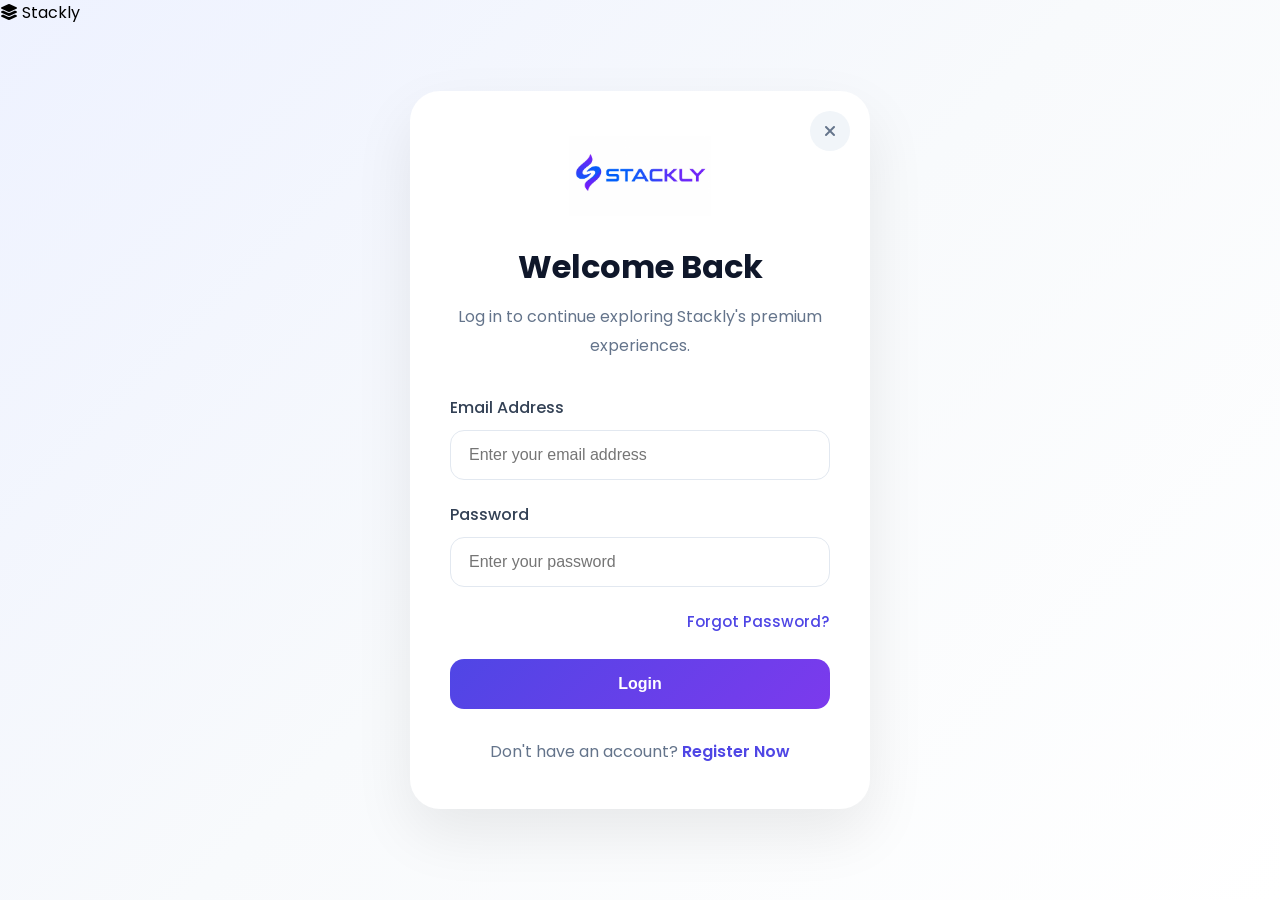
<file: login.html>
<!DOCTYPE html>
<html lang="en">

<head>

    <meta charset="UTF-8">

    <meta name="viewport"
          content="width=device-width, initial-scale=1.0">

    <title>Login | Stackly</title>

    <link rel="stylesheet"
          href="css/auth.css">

    <link rel="stylesheet"
          href="https://cdnjs.cloudflare.com/ajax/libs/font-awesome/6.5.2/css/all.min.css">

</head>

<body>

<div class="preloader" id="preloader">
    <div class="loader">
        <div class="loader-logo">
            <i class="fa-solid fa-layer-group"></i>
            <span>Stackly</span>
        </div>

        <div class="loader-bars">
            <span></span>
            <span></span>
            <span></span>
        </div>
    </div>
</div>



    <section class="auth-section">

        <div class="auth-container">

            <!-- Close Button -->

            <a href="index.html"
               class="close-btn">

                <i class="fa-solid fa-xmark"></i>

            </a>

        
            <div class="auth-logo">

                <img src="images/blue-logo.webp"
                     alt="Stackly Logo">

            </div>


            <!-- Heading -->

            <h1>

                Welcome Back

            </h1>

            <p class="auth-subtitle">

                Log in to continue exploring
                Stackly's premium experiences.

            </p>


            <!-- Login Form -->

            <form action="404.html"
                  method="get">

                <!-- Email -->

                <div class="form-group">

                    <label>

                        Email Address

                    </label>

                    <input type="email"
                           placeholder="Enter your email address"
                           required>

                </div>


                <!-- Password -->

                <div class="form-group">

                    <label>

                        Password

                    </label>

                    <input type="password"
                           placeholder="Enter your password"
                           required>

                </div>


                <!-- Forgot Password -->

                <div class="forgot-password">

                    <a href="404.html">

                        Forgot Password?

                    </a>

                </div>


                <!-- Login Button -->

                <button type="submit"
                        class="auth-btn">

                    Login

                </button>

            </form>


            <!-- Register Link -->

            <div class="auth-footer">

                <p>

                    Don't have an account?

                    <a href="register.html">

                        Register Now

                    </a>

                </p>

            </div>

        </div>

    </section>


    <script src="js/script.js"></script>
</body>

</html>
</file>
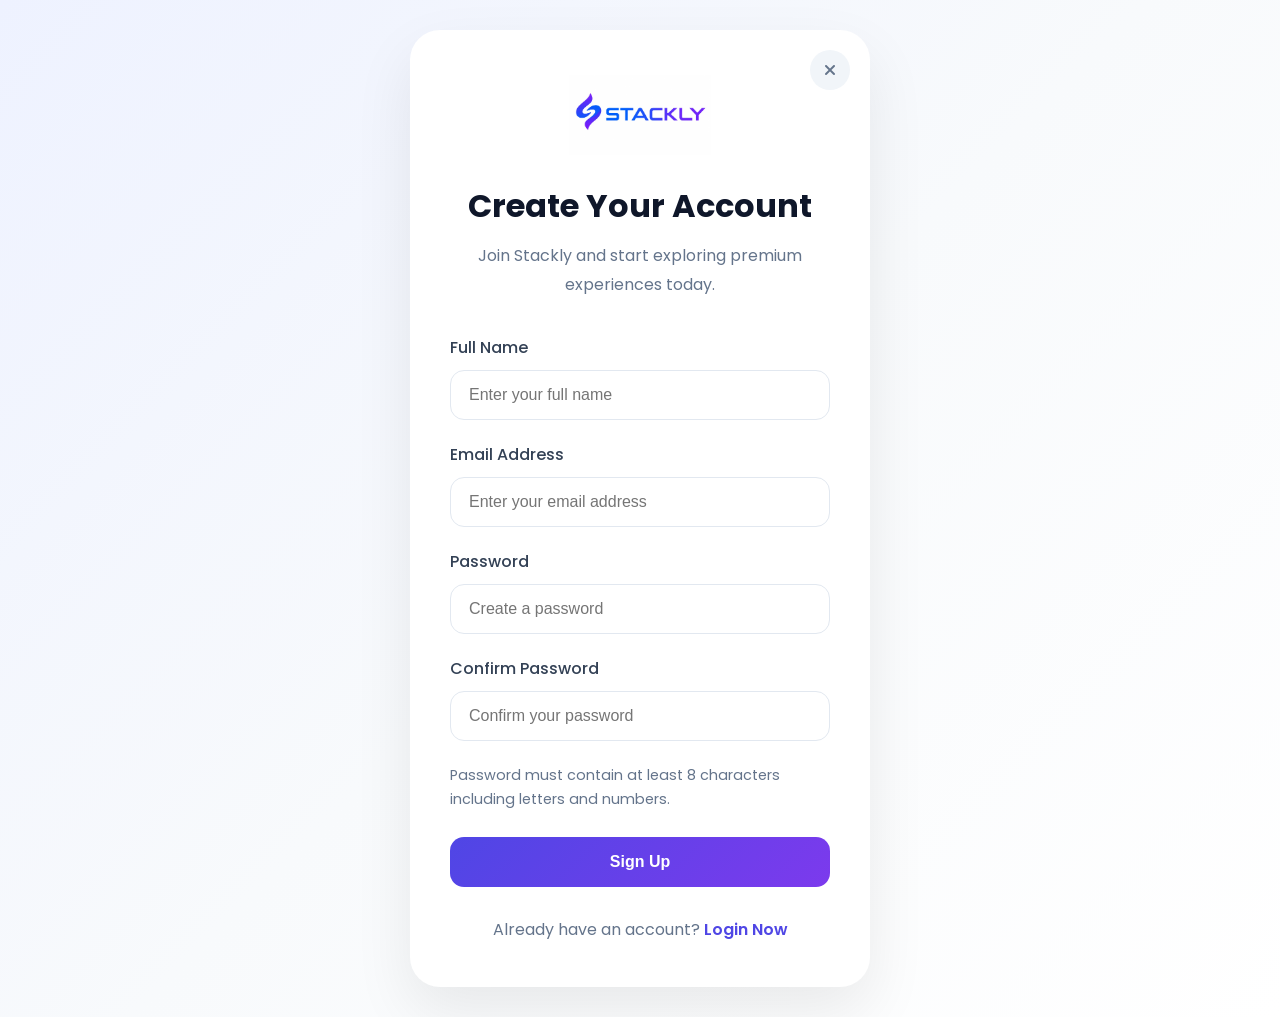
<file: register.html>
<!DOCTYPE html>
<html lang="en">

<head>

    <meta charset="UTF-8">

    <meta name="viewport"
          content="width=device-width, initial-scale=1.0">

    <title>Register | Stackly</title>

    <link rel="stylesheet"
          href="css/auth.css">

    <link rel="stylesheet"
          href="https://cdnjs.cloudflare.com/ajax/libs/font-awesome/6.5.2/css/all.min.css">

</head>

<body>

    <section class="auth-section">

        <div class="auth-container">

            <!-- Close Button -->

            <a href="index.html"
               class="close-btn">

                <i class="fa-solid fa-xmark"></i>

            </a>


            <!-- Logo -->

            <div class="auth-logo">

                <img src="images/blue-logo.webp"
                     alt="Stackly Logo">

            </div>


            <!-- Heading -->

            <h1>

                Create Your Account

            </h1>

            <p class="auth-subtitle">

                Join Stackly and start exploring
                premium experiences today.

            </p>


            <!-- Register Form -->

            <form action="404.html"
                  method="get">

                <!-- Full Name -->

                <div class="form-group">

                    <label>

                        Full Name

                    </label>

                    <input type="text"
                           placeholder="Enter your full name"
                           required>

                </div>


                <!-- Email -->

                <div class="form-group">

                    <label>

                        Email Address

                    </label>

                    <input type="email"
                           placeholder="Enter your email address"
                           required>

                </div>


                <!-- Password -->

                <div class="form-group">

                    <label>

                        Password

                    </label>

                    <input type="password"
                           placeholder="Create a password"
                           required>

                </div>


                <!-- Confirm Password -->

                <div class="form-group">

                    <label>

                        Confirm Password

                    </label>

                    <input type="password"
                           placeholder="Confirm your password"
                           required>

                </div>


                <!-- Password Hint -->

                <div class="password-note">

                    Password must contain at least
                    8 characters including letters
                    and numbers.

                </div>


                <!-- Sign Up Button -->

                <button type="submit"
                        class="auth-btn">

                    Sign Up

                </button>

            </form>


            <!-- Login Link -->

            <div class="auth-footer">

                <p>

                    Already have an account?

                    <a href="login.html">

                        Login Now

                    </a>

                </p>

            </div>

        </div>

    </section>

    <script src="js/script.js"></script>
</body>

</html>
</file>
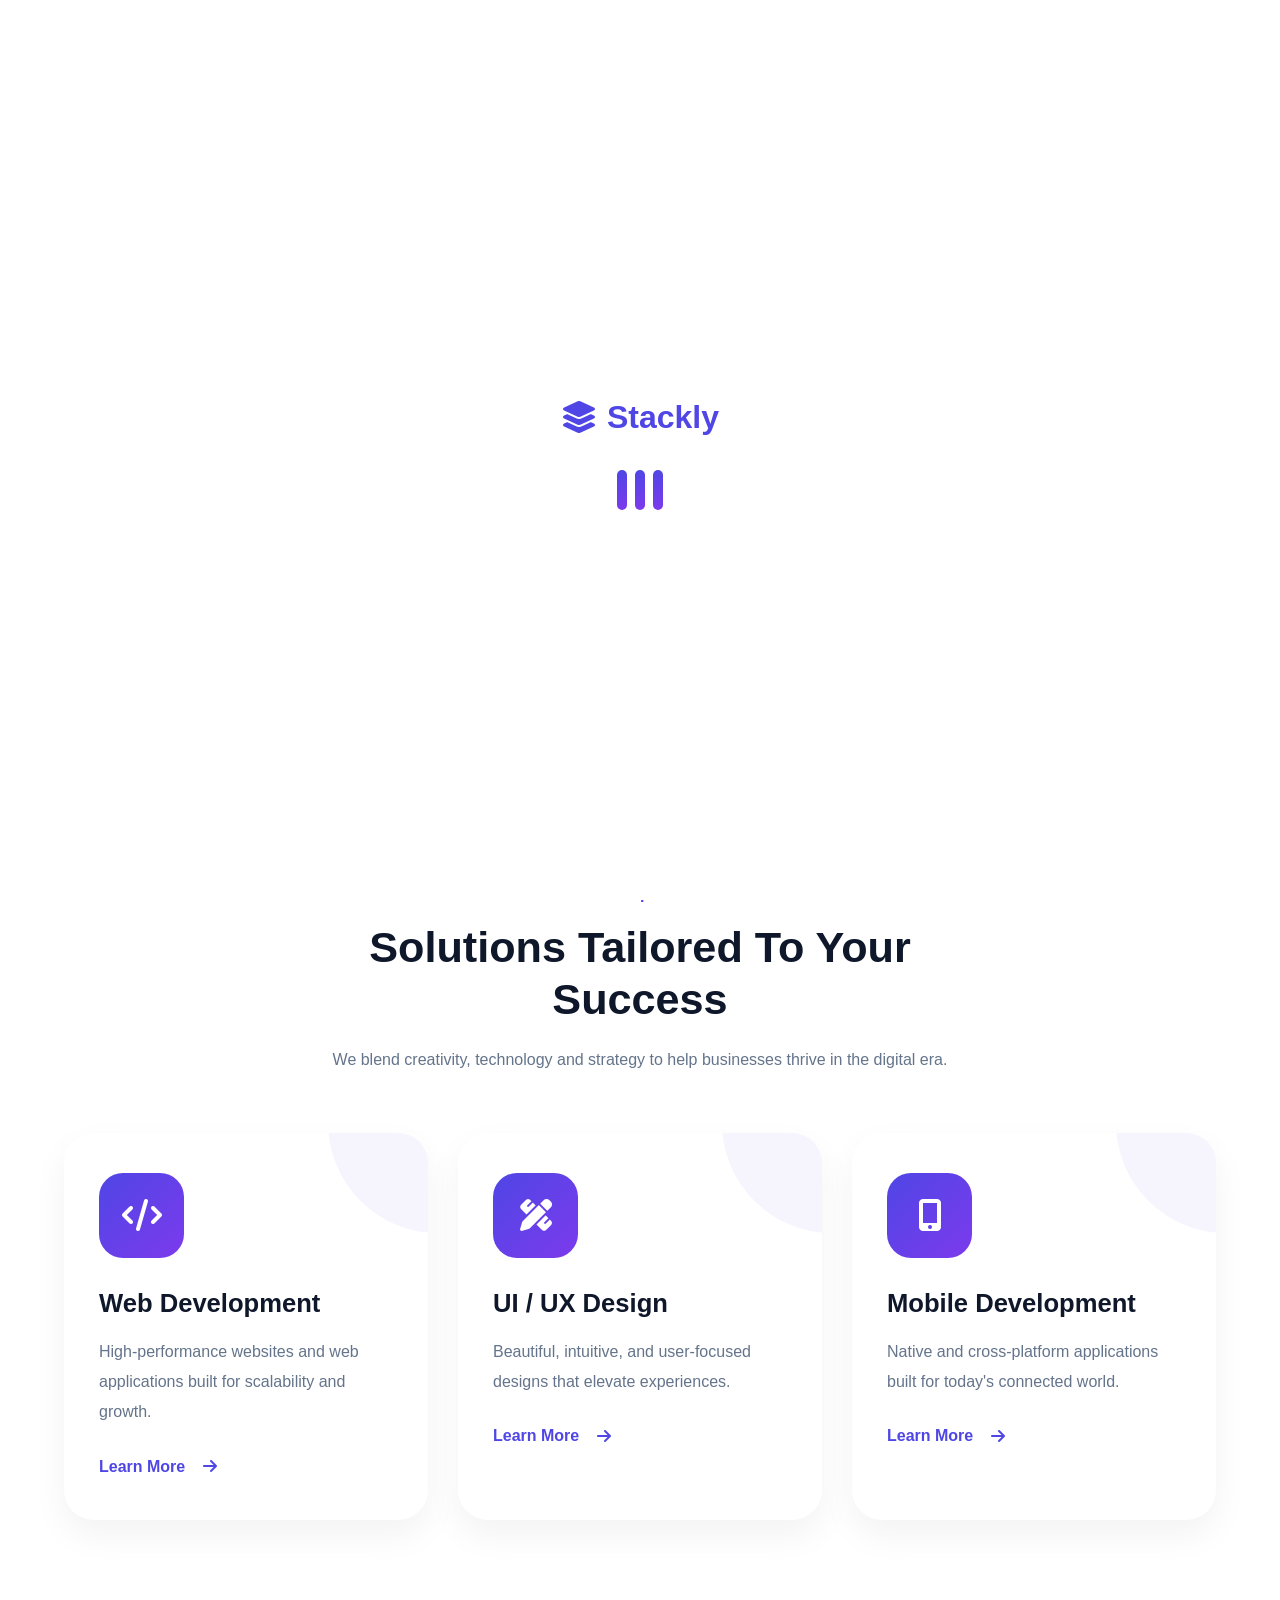
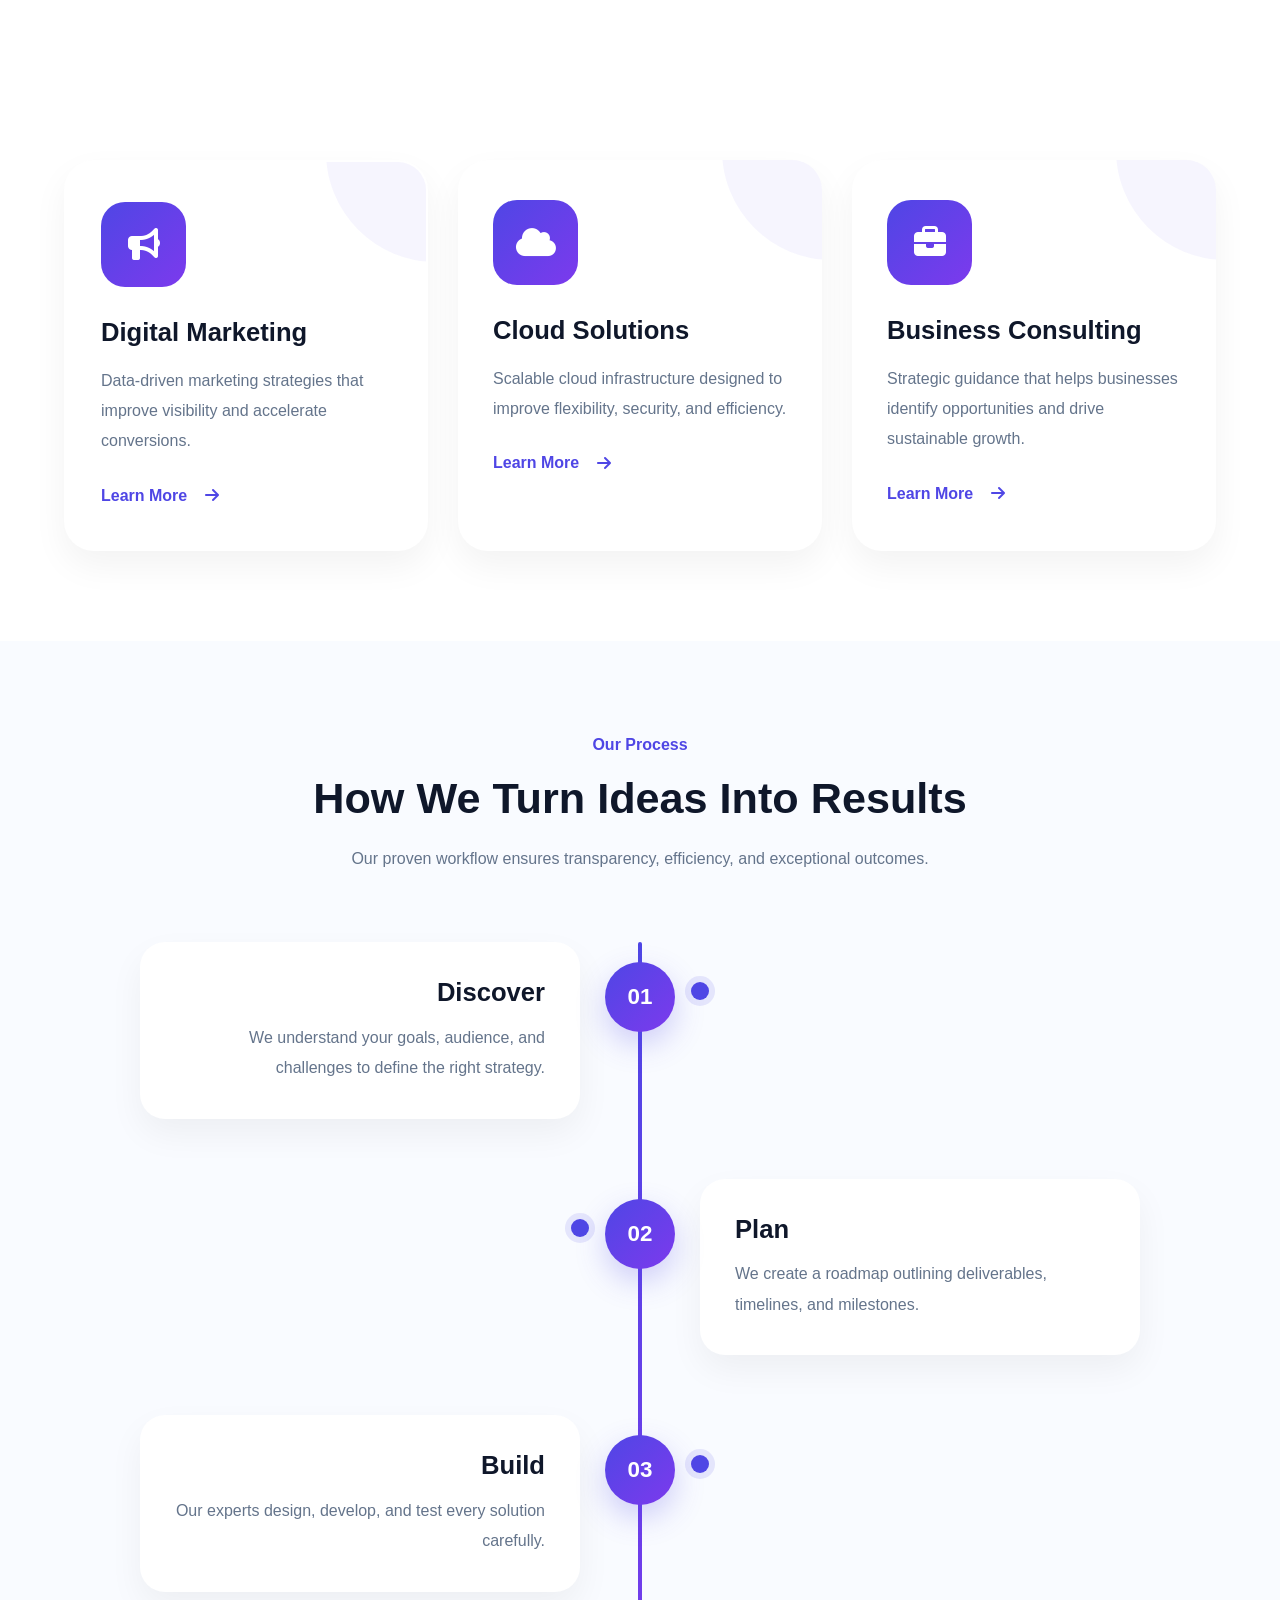
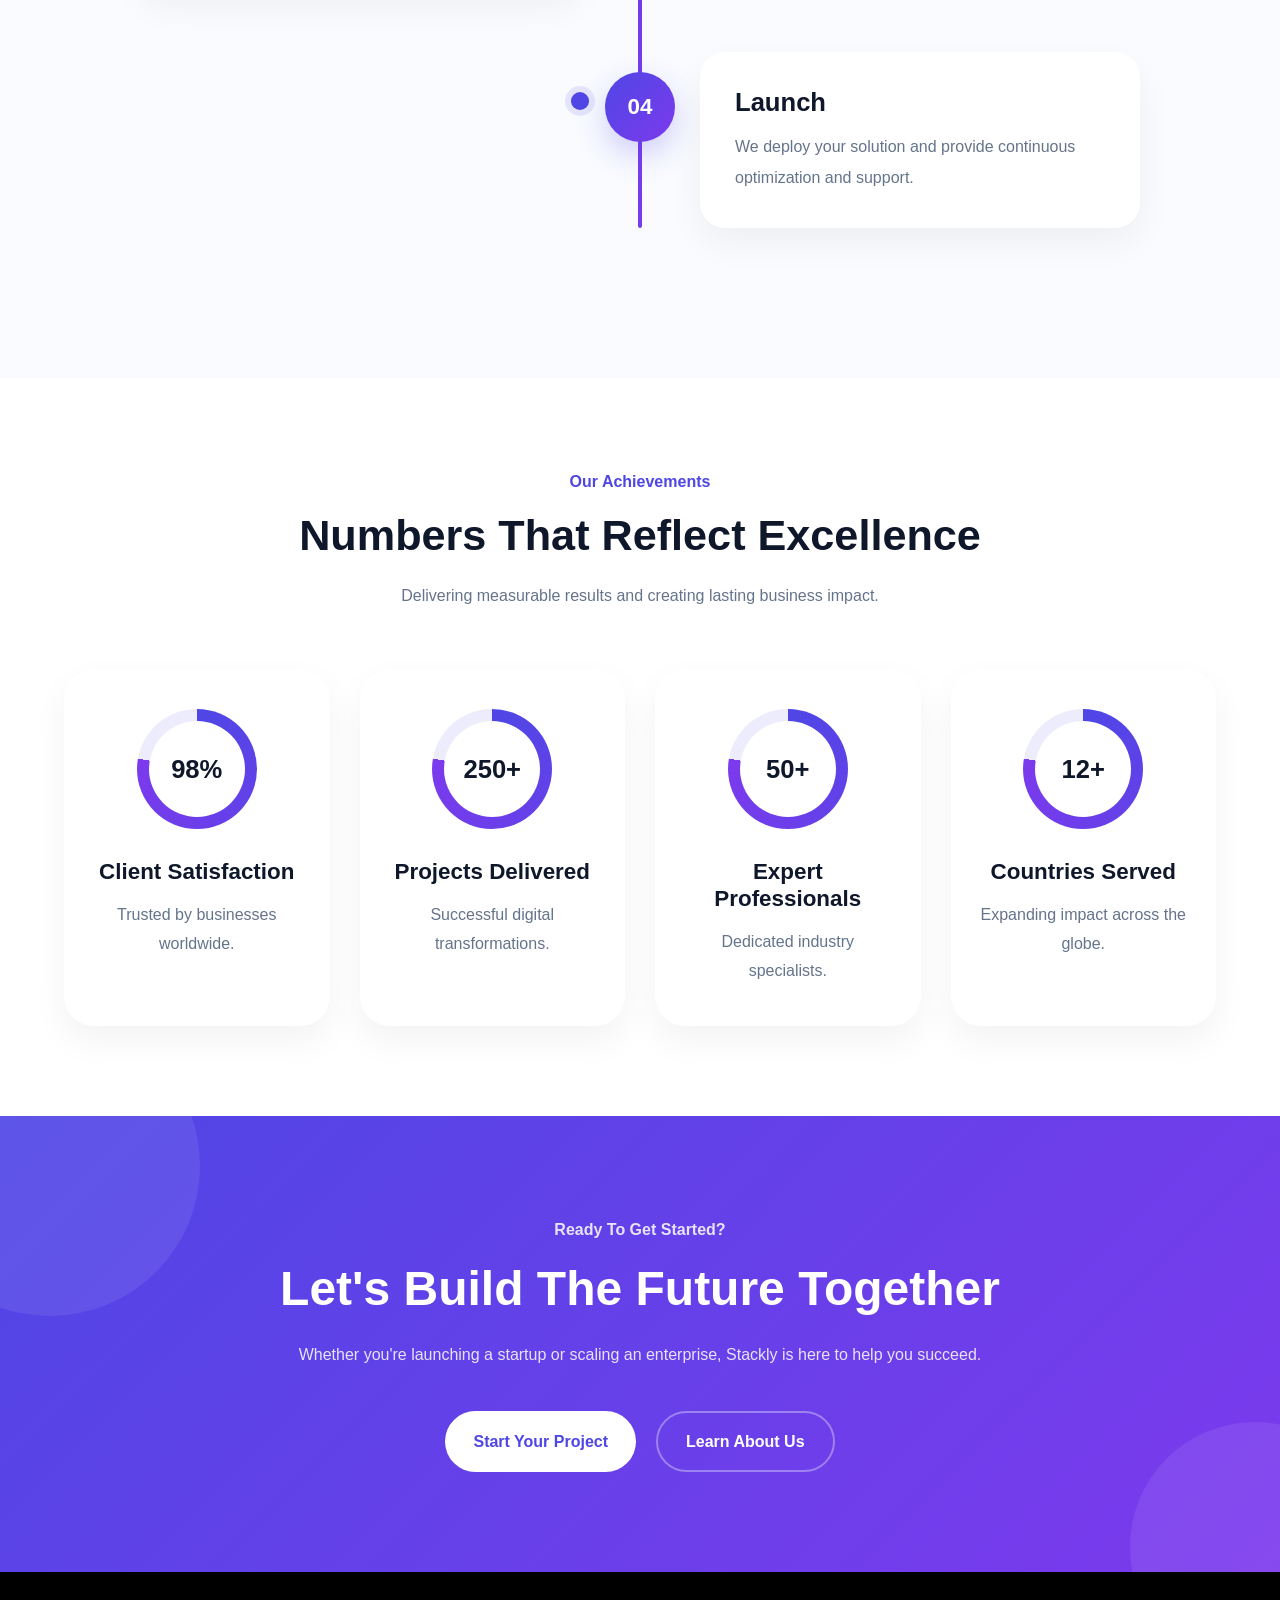
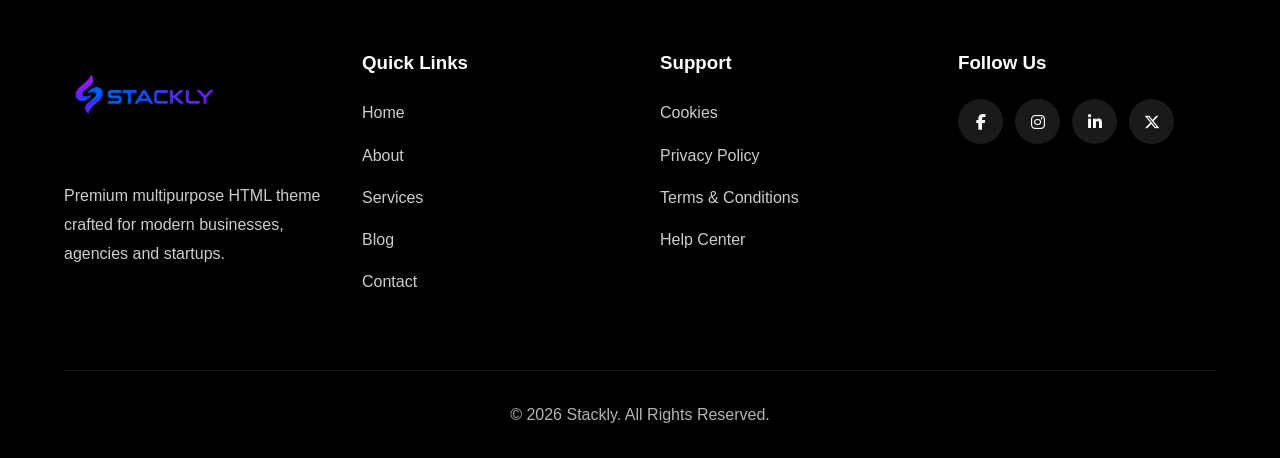
<file: services.html>
<!DOCTYPE html>
<html lang="en">

<head>

    <meta charset="UTF-8">

    <meta name="viewport"
          content="width=device-width, initial-scale=1.0">

    <title>
        Services | Stackly
    </title>

    <link rel="stylesheet" href="css/style.css">

    <link rel="stylesheet" href="css/animations.css">

    <link rel="stylesheet" href="css/responsive.css">

    <link rel="stylesheet" href="css/services.css">

    <link rel="stylesheet"
          href="https://cdnjs.cloudflare.com/ajax/libs/font-awesome/6.5.2/css/all.min.css">

</head>

<body>


    <div class="preloader" id="preloader">
    <div class="loader">
        <div class="loader-logo">
            <i class="fa-solid fa-layer-group"></i>
            <span>Stackly</span>
        </div>

        <div class="loader-bars">
            <span></span>
            <span></span>
            <span></span>
        </div>
    </div>
</div>
<!--=========================
        HEADER
==========================-->

<header class="header" id="header">

    <div class="container header-container">

        <a href="index.html" class="logo">

            <img src="images/blue-logo.webp"
                 alt="Stackly Logo"
                 class="logo-image">

        </a>


        <nav class="navbar">

            <ul class="nav-links">

                <li>
                    <a href="index.html">
                        Home
                    </a>
                </li>

                <li>
                    <a href="about.html">
                        About
                    </a>
                </li>

                <li>
                    <a href="services.html"
                       class="active">
                        Services
                    </a>
                </li>

                <li>
                    <a href="blog.html">
                        Blog
                    </a>
                </li>

                <li>
                    <a href="contact.html">
                        Contact
                    </a>
                </li>

                <li class="mobile-login">

                    <a href="login.html">
                        Login
                    </a>

                </li>

            </ul>

        </nav>


        <a href="login.html"
           class="login-btn">

            Login

        </a>


        <button class="hamburger"
                id="hamburger">

            <i class="fa-solid fa-bars"></i>

        </button>

    </div>

</header>



<!--=========================
      SERVICES BANNER
==========================-->

<section class="services-banner">

    <div class="service-shape shape-one"></div>

    <div class="service-shape shape-two"></div>

    <div class="container">

        <div class="services-banner-content">

            <span class="banner-tag">

                What We Offer

            </span>

            <h1>

                Innovative Services
                Designed For Growth

            </h1>

            <p>

                From strategy to execution,
                Stackly delivers future-ready
                solutions that transform businesses.

            </p>

            <div class="breadcrumb">

                <a href="index.html">

                    Home

                </a>

                <span>/</span>

                <span>

                    Services

                </span>

            </div>

        </div>

    </div>

</section>



<!--=========================
      SERVICES INTRO
==========================-->

<section class="services-intro section">

    <div class="container">

        <div class="section-heading">

            <span class="section-subtitle">

                Our Expertise

            </span>

            <h2>

                Solutions Tailored
                To Your Success

            </h2>

            <p>

                We blend creativity,
                technology and strategy
                to help businesses thrive
                in the digital era.

            </p>

        </div>


        <div class="services-grid">


            <!-- Web Development -->

            <div class="service-card tilt-left">

                <div class="service-icon">

                    <i class="fa-solid fa-code"></i>

                </div>

                <h3>

                    Web Development

                </h3>

                <p>

                    High-performance websites
                    and web applications built
                    for scalability and growth.

                </p>

                <a href="404.html">

                    Learn More

                    <i class="fa-solid fa-arrow-right"></i>

                </a>

            </div>



            <!-- UI UX Design -->

            <div class="service-card tilt-right">

                <div class="service-icon">

                    <i class="fa-solid fa-pen-ruler"></i>

                </div>

                <h3>

                    UI / UX Design

                </h3>

                <p>

                    Beautiful, intuitive,
                    and user-focused designs
                    that elevate experiences.

                </p>

                <a href="404.html">

                    Learn More

                    <i class="fa-solid fa-arrow-right"></i>

                </a>

            </div>



            <!-- Mobile Apps -->

            <div class="service-card rotate-lift">

                <div class="service-icon">

                    <i class="fa-solid fa-mobile-screen-button"></i>

                </div>

                <h3>

                    Mobile Development

                </h3>

                <p>

                    Native and cross-platform
                    applications built for
                    today's connected world.

                </p>

                <a href="404.html">

                    Learn More

                    <i class="fa-solid fa-arrow-right"></i>

                </a>

            </div>

        </div>

    </div>

</section>

<!--=========================
      MORE SERVICES
==========================-->

<section class="more-services section">

    <div class="container">

        <div class="services-grid">


            <!-- Digital Marketing -->

            <div class="service-card glow-border">

                <div class="service-icon">

                    <i class="fa-solid fa-bullhorn"></i>

                </div>

                <h3>

                    Digital Marketing

                </h3>

                <p>

                    Data-driven marketing strategies
                    that improve visibility and
                    accelerate conversions.

                </p>

                <a href="404.html">

                    Learn More

                    <i class="fa-solid fa-arrow-right"></i>

                </a>

            </div>



            <!-- Cloud Solutions -->

            <div class="service-card morph-icon">

                <div class="service-icon">

                    <i class="fa-solid fa-cloud"></i>

                </div>

                <h3>

                    Cloud Solutions

                </h3>

                <p>

                    Scalable cloud infrastructure
                    designed to improve flexibility,
                    security, and efficiency.

                </p>

                <a href="404.html">

                    Learn More

                    <i class="fa-solid fa-arrow-right"></i>

                </a>

            </div>



            <!-- Business Consulting -->

            <div class="service-card ripple-effect">

                <div class="service-icon">

                    <i class="fa-solid fa-briefcase"></i>

                </div>

                <h3>

                    Business Consulting

                </h3>

                <p>

                    Strategic guidance that helps
                    businesses identify opportunities
                    and drive sustainable growth.

                </p>

                <a href="404.html">

                    Learn More

                    <i class="fa-solid fa-arrow-right"></i>

                </a>

            </div>

        </div>

    </div>

</section>




<!--=========================
      HOW WE WORK
==========================-->

<section class="work-process section">

    <div class="container">

        <div class="section-heading">

            <span class="section-subtitle">

                Our Process

            </span>

            <h2>

                How We Turn Ideas
                Into Results

            </h2>

            <p>

                Our proven workflow ensures
                transparency, efficiency,
                and exceptional outcomes.

            </p>

        </div>



        <div class="timeline">


            <!-- Step 1 -->

            <div class="timeline-item left">

                <div class="timeline-number">

                    01

                </div>

                <div class="timeline-content">

                    <h3>

                        Discover

                    </h3>

                    <p>

                        We understand your goals,
                        audience, and challenges
                        to define the right strategy.

                    </p>

                </div>

            </div>



            <!-- Step 2 -->

            <div class="timeline-item right">

                <div class="timeline-number">

                    02

                </div>

                <div class="timeline-content">

                    <h3>

                        Plan

                    </h3>

                    <p>

                        We create a roadmap
                        outlining deliverables,
                        timelines, and milestones.

                    </p>

                </div>

            </div>



            <!-- Step 3 -->

            <div class="timeline-item left">

                <div class="timeline-number">

                    03

                </div>

                <div class="timeline-content">

                    <h3>

                        Build

                    </h3>

                    <p>

                        Our experts design,
                        develop, and test
                        every solution carefully.

                    </p>

                </div>

            </div>



            <!-- Step 4 -->

            <div class="timeline-item right">

                <div class="timeline-number">

                    04

                </div>

                <div class="timeline-content">

                    <h3>

                        Launch

                    </h3>

                    <p>

                        We deploy your solution
                        and provide continuous
                        optimization and support.

                    </p>

                </div>

            </div>

        </div>

    </div>

</section>

<!--=========================
      SERVICE STATISTICS
==========================-->

<section class="service-stats section">

    <div class="container">

        <div class="section-heading">

            <span class="section-subtitle">
                Our Achievements
            </span>

            <h2>
                Numbers That Reflect Excellence
            </h2>

            <p>
                Delivering measurable results and
                creating lasting business impact.
            </p>

        </div>


        <div class="stats-grid">

            <!-- Stat 1 -->

            <div class="stat-card">

                <div class="stat-circle">

                    <span>98%</span>

                </div>

                <h3>
                    Client Satisfaction
                </h3>

                <p>
                    Trusted by businesses worldwide.
                </p>

            </div>



            <!-- Stat 2 -->

            <div class="stat-card">

                <div class="stat-circle">

                    <span>250+</span>

                </div>

                <h3>
                    Projects Delivered
                </h3>

                <p>
                    Successful digital transformations.
                </p>

            </div>



            <!-- Stat 3 -->

            <div class="stat-card">

                <div class="stat-circle">

                    <span>50+</span>

                </div>

                <h3>
                    Expert Professionals
                </h3>

                <p>
                    Dedicated industry specialists.
                </p>

            </div>



            <!-- Stat 4 -->

            <div class="stat-card">

                <div class="stat-circle">

                    <span>12+</span>

                </div>

                <h3>
                    Countries Served
                </h3>

                <p>
                    Expanding impact across the globe.
                </p>

            </div>

        </div>

    </div>

</section>





<!--=========================
        CTA SECTION
==========================-->

<section class="services-cta">

    <div class="container">

        <div class="cta-content">

            <span>
                Ready To Get Started?
            </span>

            <h2>

                Let's Build The Future Together

            </h2>

            <p>

                Whether you're launching a startup
                or scaling an enterprise,
                Stackly is here to help you succeed.

            </p>


            <div class="cta-buttons">

                <a href="contact.html"
                   class="primary-btn">

                    Start Your Project

                </a>


                <a href="about.html"
                   class="secondary-btn">

                    Learn About Us

                </a>

            </div>

        </div>

    </div>

</section>





<!--=========================
          FOOTER
==========================-->


<footer class="footer">

    <div class="container">

        <div class="footer-grid">

            <!-- About -->

            <div class="footer-column">

           <a href="index.html" class="footer-logo">

        <img src="images/blue-logo-black.webp"
             alt="Stackly Logo"
             class="footer-logo-image">

    </a>

    



                <p>
                    Premium multipurpose HTML theme crafted for modern
                    businesses, agencies and startups.
                </p>

            </div>


            <!-- Quick Links -->

            <div class="footer-column">

                <h3>
                    Quick Links
                </h3>

                <ul>

                    <li>
                        <a href="index.html">Home</a>
                    </li>

                    <li>
                        <a href="about.html">About</a>
                    </li>

                    <li>
                        <a href="services.html">Services</a>
                    </li>

                    <li>
                        <a href="blog.html">Blog</a>
                    </li>

                    <li>
                        <a href="contact.html">Contact</a>
                    </li>

                </ul>

            </div>


            <!-- Support -->

            <div class="footer-column">

                <h3>
                    Support
                </h3>

                <ul>

                    <li>
                        <a href="404.html">Cookies</a>
                    </li>

                    <li>
                        <a href="404.html">Privacy Policy</a>
                    </li>

                    <li>
                        <a href="404.html">Terms & Conditions</a>
                    </li>

                    <li>
                        <a href="404.html">Help Center</a>
                    </li>

                </ul>

            </div>


            <!-- Social -->

        <div class="footer-column">

    <h3>Follow Us</h3>

    <div class="social-links">

        <a href="404.html"><i class="fa-brands fa-facebook-f"></i></a>

        <a href="404.html"><i class="fa-brands fa-instagram"></i></a>

        <a href="404.html"><i class="fa-brands fa-linkedin-in"></i></a>

        <a href="404.html"><i class="fa-brands fa-x-twitter"></i></a>

    </div>

</div>


        </div>


        <div class="footer-bottom">

            <p>
                © 2026 Stackly. All Rights Reserved.
            </p>

        </div>

    </div>

</footer>


<!-- ================= BACK TO TOP ================= -->



<!--=========================
          SCRIPT
==========================-->

<script src="js/script.js"></script>

</body>

</html>
</file>
<file: css/style.css>
/*=========================
    GOOGLE FONT RESET
=========================*/

:root{
    --primary:#4F46E5;
    --secondary:#7C3AED;
    --accent:#06B6D4;

    --dark:#0F172A;
    --dark-light:#1E293B;

    --text:#64748B;
    --light:#F8FAFC;
    --white:#FFFFFF;

    --border:#E2E8F0;

    --shadow-sm:0 5px 15px rgba(0,0,0,.08);
    --shadow-md:0 15px 35px rgba(0,0,0,.12);
    --shadow-lg:0 25px 50px rgba(0,0,0,.15);

    --radius-sm:10px;
    --radius-md:16px;
    --radius-lg:24px;

    --transition:.4s ease;
}


/*=========================
    RESET
=========================*/

*{
    margin:0;
    padding:0;
    box-sizing:border-box;
}

html{
    scroll-behavior:smooth;
}

body{
    font-family:'Inter',sans-serif;
    background:var(--white);
    color:var(--text);
    overflow-x:hidden;
    line-height:1.7;
    
}

img{
    width:100%;
    display:block;
}

a{
    text-decoration:none;
    color:inherit;
}

ul{
    list-style:none;
}

button,
input{
    font-family:inherit;
    border:none;
    outline:none;
}

section{
    padding:90px 0;
}

.container{
    width:min(90%,1200px);
    margin:auto;
}


/*=========================
    TYPOGRAPHY
=========================*/

h1,
h2,
h3,
h4,
h5,
h6{
    color:var(--dark);
    line-height:1.2;
}

.section-heading{
    text-align:center;
    max-width:700px;
    margin:0 auto 60px;
}

.section-subtitle{
    display:inline-block;
    color:var(--primary);
    font-weight:700;
    margin-bottom:15px;
    position:relative;
}

.section-heading h2{
    font-size:2.7rem;
    margin-bottom:20px;
}

.section-heading p{
    color:var(--text);
}


/*=========================
    BUTTONS
=========================*/

.primary-btn,
.secondary-btn,
.login-btn{
    display:inline-flex;
    align-items:center;
    gap:10px;
    padding:15px 28px;
    border-radius:50px;
    font-weight:600;
    transition:var(--transition);
}

.primary-btn{
    background:linear-gradient(
        135deg,
        var(--primary),
        var(--secondary)
    );

    color:var(--white);
}

/* Hide mobile login on desktop */
.mobile-login{
    display: none;
}
.primary-btn:hover{
    transform:translateY(-5px);
    box-shadow:var(--shadow-md);
}

.secondary-btn{
    border:2px solid var(--primary);
    color:var(--primary);
}

.secondary-btn:hover{
    background:var(--primary);
    color:var(--white);
}

.login-btn{
    background:var(--dark);
    color:var(--white);
}

.login-btn:hover{
    background:var(--primary);
}


/*=========================
    PRELOADER
=========================*/
/*==================================
          PRELOADER
==================================*/

.preloader{
    position: fixed;
    inset: 0;
    background: var(--white);
    z-index: 99999;

    display: flex;
    justify-content: center;
    align-items: center;

    opacity: 1;
    visibility: visible;

    transition: opacity 0.6s ease,
                visibility 0.6s ease;
}

/* Hide State */
.preloader.hide{
    opacity: 0;
    visibility: hidden;
    pointer-events: none;
}


/*==================================
            LOADER
==================================*/

.loader{
    text-align: center;
}


/*==================================
        LOADER LOGO
==================================*/

.loader-logo{
    display: flex;
    align-items: center;
    justify-content: center;
    gap: 10px;

    font-size: 2rem;
    font-weight: 800;
    color: var(--primary);

    margin-bottom: 25px;
}

.loader-logo i{
    color: var(--primary);
}

@media (max-width: 768px){

    .scroll-top{
        display: none !important;
    }

}
/*==================================
        LOADER BARS
==================================*/

.loader-bars{
    display: flex;
    justify-content: center;
    gap: 8px;
}

.loader-bars span{
    width: 10px;
    height: 40px;
    border-radius: 50px;

    background: linear-gradient(
        to bottom,
        var(--primary),
        var(--secondary)
    );

    animation: loader 1s infinite ease-in-out;
}

.loader-bars span:nth-child(2){
    animation-delay: 0.2s;
}

.loader-bars span:nth-child(3){
    animation-delay: 0.4s;
}


/*==================================
        LOADER ANIMATION
==================================*/

@keyframes loader{

    0%,
    100%{
        transform: scaleY(0.4);
    }

    50%{
        transform: scaleY(1);
    }

}

/*=========================
    SCROLL PROGRESS BAR
=========================*/

.scroll-progress{
    position:fixed;
    top:0;
    left:0;

    width:100%;
    height:4px;

    z-index:9999;
}

.scroll-progress-bar{
    width:0;
    height:100%;

    background:linear-gradient(
        90deg,
        var(--primary),
        var(--accent)
    );
}


/*=========================
    HEADER
=========================*/
.header{
    position:sticky;
    top: 0;

    width: 100%;

    z-index: 1000;

    padding: 20px 0;

    background: #ffffff;

    box-shadow: 0 2px 10px rgba(0,0,0,.08);

    transition: all 0.3s ease;
}



.header-container{
    display:flex;
    justify-content:space-between;
    align-items:center;
}


/*=========================
    LOGO
=========================*/
.logo{

    display: flex;

    align-items: center;

}

.logo-image{

    height:70px;

    width: auto;

    object-fit: contain;

    transition: var(--transition);

    mix-blend-mode: multiply;

}

.logo:hover .logo-image{

    transform: scale(1.05);

}


/*=========================
    NAVBAR
=========================*/

.navbar .nav-links{
    display:flex;
    align-items:center;
    gap:35px;
}

.nav-links a{
    color:var(--dark);
    font-weight:600;

    position:relative;

    transition:var(--transition);
}

.nav-links a:hover,
.nav-links a.active{
    color:var(--primary);
}

.nav-links a::after{
    content:'';

    position:absolute;

    left:0;
    bottom:-6px;

    width:0;
    height:2px;

    background:var(--primary);

    transition:var(--transition);
}

.nav-links a:hover::after,
.nav-links a.active::after{
    width:100%;
}

/* Mobile */
@media (max-width: 768px){

    .hamburger{
        display: flex;
    }

    .hamburger i{
        font-size: 32px !important;
    }

}
/*=========================
    HAMBURGER
=========================*/

.hamburger{
    display:none;

    background:none;
    cursor:pointer;
}

.hamburger span{
    display:block;

    width:28px;
    height:3px;

    background:var(--dark);

    margin:6px 0;

    border-radius:20px;
}


/*=========================
    HERO SECTION
=========================*/

.hero{
    position:relative;

    overflow:hidden;

     padding-top: 120px;
    padding-bottom:120px;
}

.hero-container{
    display:grid;
    grid-template-columns:1fr 1fr;
    align-items:center;
    gap:70px;
}

.hero-content{
    position:relative;
    z-index:2;
}

.hero-badge{
    display:inline-flex;
    align-items:center;
    gap:10px;

    padding:12px 20px;

    border-radius:50px;

    background:#EEF2FF;

    color:var(--primary);

    font-weight:600;

    margin-bottom:25px;
}

.hero-title{
    font-size:4rem;
    margin-bottom:25px;
}

.hero-title span{
    display:block;

    background:linear-gradient(
        135deg,
        var(--primary),
        var(--secondary)
    );

    -webkit-background-clip:text;
    -webkit-text-fill-color:transparent;
}

.hero-description{
    max-width:550px;
    margin-bottom:35px;
}

.hero-buttons{
    display:flex;
    flex-wrap:wrap;
    gap:20px;

    margin-bottom:50px;
}

.hero-stats{
    display:flex;
    gap:40px;
}

.stat-item h3{
    font-size:2rem;
    color:var(--primary);

    margin-bottom:5px;
}


/*=========================
    HERO IMAGE AREA
=========================*/

.hero-image-area{
    position:relative;
    display:flex;
    justify-content:center;
    align-items:center;
}

.hero-image-card{
    position:relative;
    overflow:hidden;

    border-radius:30px;

    background:rgba(255,255,255,.7);
    backdrop-filter:blur(20px);

    box-shadow:var(--shadow-lg);

    padding:15px;

    animation:floatImage 5s ease-in-out infinite;
}

.hero-image-card img{
    border-radius:20px;
}


/*=========================
    FLOATING CARDS
=========================*/

.floating-card{
    position:absolute;

    display:flex;
    align-items:center;
    gap:15px;

    background:rgba(255,255,255,.9);
    backdrop-filter:blur(20px);

    padding:18px 22px;

    border-radius:20px;

    box-shadow:var(--shadow-md);

    transition:var(--transition);
}

.floating-card:hover{
    transform:translateY(-10px);
}

.floating-card i{
    width:50px;
    height:50px;

    border-radius:50%;

    display:flex;
    align-items:center;
    justify-content:center;

    color:var(--white);

    background:linear-gradient(
        135deg,
        var(--primary),
        var(--secondary)
    );
}

.card-1{
    top:10%;
    left:-40px;

    animation:floatCard 4s ease infinite;
}

.card-2{
    bottom:15%;
    right:-30px;

    animation:floatCard 5s ease infinite;
}

.card-3{
    top:65%;
    left:-50px;

    animation:floatCard 6s ease infinite;
}


/*=========================
    HERO BLOBS
=========================*/

.hero-bg .blob{
    position:absolute;
    border-radius:50%;
    filter:blur(80px);
}

.blob-1{
    width:300px;
    height:300px;

    background:rgba(79,70,229,.2);

    top:120px;
    left:-120px;

    animation:blobMove 12s infinite;
    
}

.blob-2{
    width:250px;
    height:250px;

    background:rgba(124,58,237,.2);

    top:150px;
    right:-80px;

    animation:blobMove 15s infinite;

}

.blob-3{
    width:220px;
    height:220px;

    background:rgba(6,182,212,.2);

    bottom:-60px;
    left:40%;

    animation:blobMove 18s infinite;
}


/*=========================
    SCROLL INDICATOR
=========================*/

.scroll-indicator{
    margin-top:80px;

    display:flex;
    flex-direction:column;
    align-items:center;

    color:var(--primary);

    animation:bounce 2s infinite;
}

.scroll-indicator span{
    font-size:.9rem;
    font-weight:600;

    margin-bottom:10px;
}


/*=========================
    BRANDS SECTION
=========================*/

.brands{
    background:var(--light);
}

.brands-slider{
    display:grid;
    grid-template-columns:repeat(6,1fr);

    gap:25px;
}

.brand-item{
    background:var(--white);

    border-radius:20px;

    padding:30px;

    display:flex;
    justify-content:center;
    align-items:center;

    box-shadow:var(--shadow-sm);

    transition:var(--transition);
}

.brand-item:hover{
    transform:translateY(-10px);

    box-shadow:var(--shadow-md);
}

.brand-item img{
    width:70px;
    opacity:.7;

    transition:var(--transition);
}

.brand-item:hover img{
    opacity:1;
    transform:scale(1.1);
}


/*=========================
    SERVICES SECTION
=========================*/

.services-grid{
    display:grid;
    grid-template-columns:repeat(3,1fr);

    gap:30px;
}

.service-card{
    position:relative;

    padding:40px 30px;

    border-radius:25px;

    background:var(--white);

    box-shadow:var(--shadow-sm);

    overflow:hidden;

    transition:var(--transition);
}

.service-card:hover{
    transform:translateY(-15px);

    box-shadow:var(--shadow-lg);
}

.service-icon{
    width:70px;
    height:70px;

    border-radius:20px;

    display:flex;
    align-items:center;
    justify-content:center;

    color:var(--white);
    font-size:1.6rem;

    background:linear-gradient(
        135deg,
        var(--primary),
        var(--secondary)
    );

    margin-bottom:25px;
}

.service-card h3{
    margin-bottom:15px;
}

.service-card p{
    margin-bottom:25px;
}

.service-card a{
    color:var(--primary);
    font-weight:600;
}

.service-card a i{
    margin-left:8px;

    transition:var(--transition);
}

.service-card:hover a i{
    transform:translateX(8px);
}


/* Unique Hover Effects */

.service-card-1:hover{
    rotate:2deg;
}

.service-card-2:hover{
    transform:translateY(-15px) scale(1.03);
}

.service-card-3:hover{
    border:2px solid var(--primary);
}

.service-card-4:hover .service-icon{
    transform:rotate(360deg);
}

.service-card-5:hover{
    background:linear-gradient(
        135deg,
        #ffffff,
        #eef2ff
    );
}

.service-card-6:hover{
    transform:perspective(1000px)
              rotateX(5deg);
}


/*=========================
    ABOUT SECTION
=========================*/

.about-home{
    background:var(--light);
}

.about-container{
    display:grid;
    grid-template-columns:1fr 1fr;
    gap:60px;
    align-items:center;
}

.about-image{
    position:relative;
}

.about-image img{
    border-radius:30px;
    box-shadow:var(--shadow-lg);
    transition:var(--transition);
}

.about-image:hover img{
    transform:scale(1.03);
}

.experience-badge{
    position:absolute;
    right:-20px;
    bottom:30px;

    background:linear-gradient(
        135deg,
        var(--primary),
        var(--secondary)
    );

    color:var(--white);

    padding:25px;

    border-radius:25px;

    text-align:center;

    box-shadow:var(--shadow-md);

    animation:pulse 2s infinite;
}

.experience-badge h3{
    color:var(--white);
    font-size:2rem;
}

.about-content p{
    margin-bottom:20px;
}

.about-features{
    display:grid;
    grid-template-columns:repeat(2,1fr);
    gap:15px;

    margin:35px 0;
}

.feature-item{
    display:flex;
    align-items:center;
    gap:10px;

    font-weight:600;
}

.feature-item i{
    color:var(--primary);
}


/*=========================
    WHY CHOOSE US
=========================*/

.why-us{
    background:var(--white);
}

.why-grid{
    display:grid;
    grid-template-columns:repeat(4,1fr);
    gap:25px;
}

.why-card{
    padding:40px 30px;

    text-align:center;

    border-radius:25px;

    background:var(--white);

    box-shadow:var(--shadow-sm);

    transition:var(--transition);
}

.why-card:hover{
    transform:translateY(-15px);

    box-shadow:var(--shadow-lg);
}

.why-card i{
    font-size:2.5rem;

    color:var(--primary);

    margin-bottom:25px;

    transition:var(--transition);
}

.why-card:hover i{
    transform:scale(1.2);
}

.why-card h3{
    margin-bottom:15px;
}


/*=========================
    COUNTER SECTION
=========================*/

.counter-section{
    background:linear-gradient(
        135deg,
        var(--primary),
        var(--secondary)
    );
}

.counter-grid{
    display:grid;
    grid-template-columns:repeat(4,1fr);
    gap:25px;
}

.counter-card{
    text-align:center;

    padding:40px 25px;

    background:rgba(255,255,255,.12);

    backdrop-filter:blur(15px);

    border-radius:25px;

    transition:var(--transition);
}

.counter-card:hover{
    transform:translateY(-10px);

    background:rgba(255,255,255,.18);
}

.counter-card h2{
    color:var(--white);

    font-size:3rem;

    margin-bottom:10px;
}

.counter-card p{
    color:rgba(255,255,255,.9);
}


/*=========================
    ANIMATIONS
=========================*/

@keyframes floatImage{

    0%,100%{
        transform:translateY(0);
    }

    50%{
        transform:translateY(-20px);
    }
}

@keyframes floatCard{

    0%,100%{
        transform:translateY(0);
    }

    50%{
        transform:translateY(-15px);
    }
}

@keyframes blobMove{

    0%,100%{
        transform:translate(0,0);
    }

    50%{
        transform:translate(30px,-30px);
    }
}

@keyframes bounce{

    0%,100%{
        transform:translateY(0);
    }

    50%{
        transform:translateY(-12px);
    }
}

@keyframes pulse{

    0%{
        transform:scale(1);
    }

    50%{
        transform:scale(1.05);
    }

    100%{
        transform:scale(1);
    }
}

/*=========================
    TESTIMONIALS SECTION
=========================*/

.testimonials{
    background: var(--light);
    position: relative;
}

.testimonials-grid{
    display: grid;
    grid-template-columns: repeat(3, 1fr);
    gap: 30px;
    margin-top: 50px;
}

.testimonial-card{
    background: var(--white);
    padding: 35px;
    border-radius: 25px;
    box-shadow: var(--shadow-sm);
    transition: var(--transition);
    position: relative;
    overflow: hidden;
}

.testimonial-card::before{
    content: '"';
    position: absolute;
    top: -10px;
    right: 20px;
    font-size: 7rem;
    font-weight: 800;
    color: rgba(79,70,229,.08);
    line-height: 1;
}

.testimonial-card:hover{
    transform: translateY(-15px);
    box-shadow: var(--shadow-lg);
}

.testimonial-rating{
    color: #F59E0B;
    font-size: 1.2rem;
    margin-bottom: 20px;
    letter-spacing: 2px;
}

.testimonial-card p{
    margin-bottom: 30px;
    line-height: 1.8;
    color: var(--text);
}

.testimonial-user{
    display: flex;
    align-items: center;
    gap: 15px;
}

.testimonial-user img{
    width: 65px;
    height: 65px;
    border-radius: 50%;
    object-fit: cover;
    border: 3px solid var(--primary);
    flex-shrink: 0;
    transition: var(--transition);
}

.testimonial-card:hover .testimonial-user img{
    transform: scale(1.08);
}

.testimonial-user h4{
    margin-bottom: 5px;
    color: var(--dark);
}

.testimonial-user span{
    color: var(--text);
    font-size: 0.9rem;
}


/*=========================
    TESTIMONIAL HOVER EFFECTS
=========================*/

.testimonial-card:nth-child(1):hover{
    transform: translateY(-15px) rotate(-2deg);
}

.testimonial-card:nth-child(2):hover{
    transform: translateY(-15px) scale(1.03);
}

.testimonial-card:nth-child(3):hover{
    transform: translateY(-15px) rotate(2deg);
}


/*=========================
    NEWSLETTER SECTION
=========================*/

.newsletter{
    padding: 90px 0;

    background: linear-gradient(
        135deg,
        var(--primary),
        var(--secondary)
    );

    color: var(--white);
}

.newsletter-container{
    display: flex;
    justify-content: space-between;
    align-items: center;
    gap: 40px;
}

.newsletter-content h2{
    color: var(--white);
    font-size: 2.5rem;
    margin-bottom: 15px;
}

.newsletter-content p{
    color: rgba(255,255,255,.9);
}

.newsletter-form{
    display: flex;
    gap: 15px;
}

.newsletter-form input{
    width: 320px;

    padding: 16px 22px;

    border-radius: 50px;

    border: none;

    font-size: 1rem;
}

.newsletter-form button{
    padding: 16px 30px;

    border: none;

    border-radius: 50px;

    background: var(--dark);

    color: var(--white);

    font-weight: 600;

    cursor: pointer;

    transition: var(--transition);
}

.newsletter-form button:hover{
    transform: translateY(-5px);

    background: var(--white);

    color: var(--primary);
}


/*=========================
    FOOTER SECTION
=========================*/

.footer{
    background:black;

    color: rgba(255,255,255,.8);

    padding: 80px 0 30px;
}

.footer-grid{
    display: grid;

    grid-template-columns: repeat(4,1fr);

    gap: 40px;
}

.footer-logo{
    display: flex;
    align-items: center;
    gap: 12px;

    color: var(--white);

    font-size: 1.8rem;
    font-weight: 700;

    margin-bottom: 20px;
}

.footer-column h3{
    color: var(--white);

    margin-bottom: 25px;
}

.footer-column p{
    line-height: 1.8;
}

.footer-column ul li{
    margin-bottom: 15px;
}

.footer-column a{
    color: rgba(255,255,255,.8);

    transition: var(--transition);
}

.footer-column a:hover{
    color: var(--accent);

    padding-left: 5px;
}

.footer-logo-image{
    width: 160px;
    height: auto;
    display: block;
    margin-bottom: 20px;
}
/*=========================
    SOCIAL LINKS
=========================*/

.social-links{
    display: flex;
    gap: 12px;
    flex-wrap: wrap;
}

.social-links a{
    width: 45px;
    height: 45px;

    border-radius: 50%;

    background: rgba(255,255,255,.1);

    display: flex;
    justify-content: center;
    align-items: center;

    color: var(--white);

    transition: var(--transition);
}

.social-links a:hover{
    background: linear-gradient(
        135deg,
        var(--primary),
        var(--secondary)
    );

    transform: translateY(-6px);
}


/*=========================
    FOOTER BOTTOM
=========================*/

.footer-bottom{
    text-align: center;

    margin-top: 60px;

    padding-top: 30px;

    border-top: 1px solid rgba(255,255,255,.1);
}

.footer-bottom p{
    color: rgba(255,255,255,.7);
}


/*=========================
    BACK TO TOP
=========================*/


/*=========================
    FAQ SECTION
=========================*/

.faq{
    background: var(--light);
}

.faq-container{
    max-width: 900px;
    margin: 50px auto 0;
}

.faq-item{
    background: var(--white);
    border-radius: 20px;
    margin-bottom: 20px;
    overflow: hidden;
    box-shadow: var(--shadow-sm);
    transition: var(--transition);
}

.faq-item:hover{
    box-shadow: var(--shadow-md);
}

.faq-question{
    padding: 25px 30px;
    display: flex;
    justify-content: space-between;
    align-items: center;
    cursor: pointer;
}

.faq-question h3{
    font-size: 1.1rem;
    color: var(--dark);
    margin-right: 20px;
}

.faq-question i{
    color: var(--primary);
    transition: var(--transition);
}

.faq-answer{
    max-height: 0;
    overflow: hidden;
    transition: all .4s ease;
}

.faq-answer p{
    padding: 0 30px 25px;
    color: var(--text);
    line-height: 1.8;
}

.faq-item.active .faq-answer{
    max-height: 200px;
}

.faq-item.active .faq-question i{
    transform: rotate(45deg);
}


/*=========================
    PREMIUM SCROLL INDICATOR
=========================*/

.scroll-indicator{
    position: absolute;
    bottom: 40px;
    left: 50%;

    transform: translateX(-50%);

    display: flex;
    flex-direction: column;
    align-items: center;

    z-index: 10;
}

.scroll-indicator span{
    color: var(--primary);

    font-weight: 600;

    margin-bottom: 12px;

    letter-spacing: 1px;
}

.mouse-scroll{
    width: 32px;
    height: 52px;

    border: 2px solid var(--primary);

    border-radius: 30px;

    display: flex;
    justify-content: center;

    padding-top: 8px;
}

.mouse-wheel{
    width: 6px;
    height: 12px;

    border-radius: 20px;

    background: var(--primary);

    animation: mouseWheel 1.8s infinite;
}

@keyframes mouseWheel{

    0%{
        opacity: 1;
        transform: translateY(0);
    }

    100%{
        opacity: 0;
        transform: translateY(18px);
    }

}
</file>
<file: css/animations.css>
/*==================================
    REVEAL ANIMATIONS
===================================*/

.hidden{
    opacity: 0;
    visibility: hidden;
    transition: all .8s ease;
}

.show{
    opacity: 1;
    visibility: visible;
}

/* Fade Up */
.fade-up{
    transform: translateY(50px);
}

.fade-up.show{
    transform: translateY(0);
}

/* Fade Down */
.fade-down{
    transform: translateY(-50px);
}

.fade-down.show{
    transform: translateY(0);
}

/* Fade Left */
.fade-left{
    transform: translateX(-60px);
}

.fade-left.show{
    transform: translateX(0);
}

/* Fade Right */
.fade-right{
    transform: translateX(60px);
}

.fade-right.show{
    transform: translateX(0);
}

/* Zoom In */
.zoom-in{
    transform: scale(.8);
}

.zoom-in.show{
    transform: scale(1);
}

/* Zoom Out */
.zoom-out{
    transform: scale(1.2);
}

.zoom-out.show{
    transform: scale(1);
}


/*==================================
    FLOAT ANIMATION
===================================*/

.float{
    animation: float 4s ease-in-out infinite;
}

@keyframes float{
    0%,100%{
        transform: translateY(0);
    }

    50%{
        transform: translateY(-15px);
    }
}


/*==================================
    BOUNCE
===================================*/

.bounce{
    animation: bounce 2s infinite;
}

@keyframes bounce{
    0%,100%{
        transform: translateY(0);
    }

    50%{
        transform: translateY(-12px);
    }
}


/*==================================
    PULSE
===================================*/

.pulse{
    animation: pulse 2s infinite;
}

@keyframes pulse{
    0%{
        transform: scale(1);
    }

    50%{
        transform: scale(1.08);
    }

    100%{
        transform: scale(1);
    }
}


/*==================================
    ROTATE
===================================*/

.rotate{
    animation: rotate 8s linear infinite;
}

@keyframes rotate{
    from{
        transform: rotate(0deg);
    }

    to{
        transform: rotate(360deg);
    }
}


/*==================================
    ICON SPIN HOVER
===================================*/

.icon-spin:hover i{
    transform: rotate(360deg);
}

.icon-spin i{
    transition: .6s ease;
}


/*==================================
    CARD LIFT
===================================*/

.lift{
    transition: .4s ease;
}

.lift:hover{
    transform: translateY(-15px);
}


/*==================================
    GLOW EFFECT
===================================*/

.glow:hover{
    box-shadow:
        0 0 15px rgba(79,70,229,.4),
        0 0 35px rgba(124,58,237,.25);
}


/*==================================
    SHINE EFFECT
===================================*/

.shine{
    position: relative;
    overflow: hidden;
}

.shine::before{
    content: "";

    position: absolute;
    top: 0;
    left: -100%;

    width: 100%;
    height: 100%;

    background: linear-gradient(
        90deg,
        transparent,
        rgba(255,255,255,.4),
        transparent
    );

    transition: .8s;
}

.shine:hover::before{
    left: 100%;
}


/*==================================
    BORDER SWEEP
===================================*/

.border-sweep{
    position: relative;
}

.border-sweep::after{
    content: "";

    position: absolute;
    left: 50%;
    bottom: 0;

    width: 0;
    height: 2px;

    background: #4F46E5;

    transition: .4s ease;
}

.border-sweep:hover::after{
    width: 100%;
    left: 0;
}


/*==================================
    RIPPLE BUTTON
===================================*/

.ripple{
    position: relative;
    overflow: hidden;
}

.ripple::after{
    content: "";

    position: absolute;

    width: 20px;
    height: 20px;

    border-radius: 50%;

    background: rgba(255,255,255,.5);

    transform: scale(0);

    opacity: 0;

    transition: .6s;
}

.ripple:hover::after{
    transform: scale(15);
    opacity: 1;
}


/*==================================
    UNDERLINE GROW
===================================*/

.underline-grow{
    position: relative;
}

.underline-grow::after{
    content: "";

    position: absolute;
    left: 0;
    bottom: -5px;

    width: 0;
    height: 2px;

    background: currentColor;

    transition: .4s ease;
}

.underline-grow:hover::after{
    width: 100%;
}


/*==================================
    TILT EFFECT
===================================*/

.tilt{
    transition: transform .4s ease;
}

.tilt:hover{
    transform:
        perspective(1000px)
        rotateX(6deg)
        rotateY(6deg);
}


/*==================================
    GRADIENT BACKGROUND
===================================*/

.gradient-move{
    background-size: 300% 300%;

    animation: gradientMove 8s ease infinite;
}

@keyframes gradientMove{

    0%{
        background-position: 0% 50%;
    }

    50%{
        background-position: 100% 50%;
    }

    100%{
        background-position: 0% 50%;
    }
}


/*==================================
    TEXT GLOW
===================================*/

.text-glow{
    animation: textGlow 2s ease infinite;
}

@keyframes textGlow{

    0%,100%{
        text-shadow: none;
    }

    50%{
        text-shadow:
            0 0 10px rgba(79,70,229,.6),
            0 0 20px rgba(124,58,237,.4);
    }
}


/*==================================
    WAVE EFFECT
===================================*/

.wave{
    animation: wave 2s infinite;
    transform-origin: 70% 70%;
}

@keyframes wave{

    0%{
        transform: rotate(0deg);
    }

    15%{
        transform: rotate(14deg);
    }

    30%{
        transform: rotate(-8deg);
    }

    45%{
        transform: rotate(14deg);
    }

    60%{
        transform: rotate(-4deg);
    }

    100%{
        transform: rotate(0deg);
    }
}


/*==================================
    STAGGER DELAYS
===================================*/

.delay-1{
    transition-delay: .1s;
}

.delay-2{
    transition-delay: .2s;
}

.delay-3{
    transition-delay: .3s;
}

.delay-4{
    transition-delay: .4s;
}

.delay-5{
    transition-delay: .5s;
}
</file>
<file: css/responsive.css>
/*==================================
    RESPONSIVE CSS
===================================*/


/*==============================
    LARGE DEVICES
==============================*/

@media (max-width:1200px){

    .container{
        width:92%;
    }

    .hero-title{
        font-size:3.5rem;
    }

    .services-grid{
        grid-template-columns:repeat(2,1fr);
    }

    .why-grid{
        grid-template-columns:repeat(2,1fr);
    }

    .counter-grid{
        grid-template-columns:repeat(2,1fr);
    }

    .testimonials-grid{
        grid-template-columns:repeat(2,1fr);
    }

}


/*==============================
    TABLETS
==============================*/

@media (max-width:992px){

    section{
        padding:80px 0;
    }

    .hero-container,
    .about-container{
        grid-template-columns:1fr;
        gap:50px;
    }

    .hero-content{
        text-align:center;
    }

    .hero-description{
        margin-left:auto;
        margin-right:auto;
    }

    .hero-buttons,
    .hero-stats{
        justify-content:center;
    }

    .hero-image-area{
        margin-top:30px;
    }

    .brands-slider{
        grid-template-columns:repeat(3,1fr);
    }

    .why-grid{
        grid-template-columns:repeat(2,1fr);
    }

    .footer-grid{
        grid-template-columns:repeat(2,1fr);
    }

}


/*==============================
    MOBILE NAVIGATION
==============================*/

@media (max-width:768px){

    .header{
        padding:15px 0;
    }

    .hamburger{
        display:block;
        z-index:1001;
    }

    .navbar{
        position:fixed;

        top:0;
        right:-100%;

        width:280px;
        height:100vh;

        background:var(--white);

        box-shadow:var(--shadow-lg);

        padding:100px 30px;

        transition:.4s ease;
    }

    

    .nav-links{
        position: fixed;

        top: 90px;
        left: -100%;

        width: 100%;
        height: calc(100vh - 90px);

        background: #ffffff;

        padding: 30px;

        display: flex;
        flex-direction: column;
        align-items: flex-start;
        gap: 30px;

        transition: left 0.4s ease;

        z-index: 999;

        overflow-y: auto;
    }

    .nav-links.active{
        left: 0;
    }



    .navbar .nav-links{
        flex-direction:column;
        align-items:flex-start;
        gap:30px;
    }

    .hero{
        padding-top:150px;
        padding-bottom:80px;
    }

    .hero-title{
        font-size:2.8rem;
    }

    .hero-stats{
        flex-wrap:wrap;
        gap:20px;
    }

    .floating-card{
        display:none;
    }

    .services-grid,
    .why-grid,
    .counter-grid,
    .testimonials-grid,
    .footer-grid{
        grid-template-columns:1fr;
    }

    .brands-slider{
        grid-template-columns:repeat(2,1fr);
    }

    .about-features{
        grid-template-columns:1fr;
    }

    .newsletter-container{
        flex-direction:column;
        gap:25px;
        text-align:center;
    }

    .newsletter-form{
        width:100%;
    }

    .newsletter-form input{
        width:100%;
    }

}


/*==============================
    SMALL MOBILE
==============================*/

@media (max-width:576px){

    section{
        padding:70px 0;
    }

    .section-heading{
        margin-bottom:40px;
    }

    .section-heading h2{
        font-size:2rem;
    }

    .hero-title{
        font-size:2.3rem;
    }

    .hero-badge{
        font-size:.85rem;
        padding:10px 16px;
    }

    .primary-btn,
    .secondary-btn,
    .login-btn{
        width:100%;
        justify-content:center;
    }

    .hero-buttons{
        flex-direction:column;
    }

    .hero-stats{
        justify-content:space-between;
    }

    .stat-item h3{
        font-size:1.5rem;
    }

    .service-card,
    .why-card,
    .counter-card,
    .testimonial-card{
        padding:30px 20px;
    }

    .experience-badge{
        right:10px;
        bottom:10px;

        padding:18px;
    }

    .experience-badge h3{
        font-size:1.5rem;
    }

}


/*==============================
    EXTRA SMALL DEVICES
==============================*/

@media (max-width:425px){

    .container{
        width:94%;
    }

    .logo-text{
        font-size:1.5rem;
    }

    .logo-icon{
        width:42px;
        height:42px;
    }

    .hero-title{
        font-size:2rem;
    }

    .hero-description{
        font-size:.95rem;
    }

    .section-heading h2{
        font-size:1.8rem;
    }

    .brands-slider{
        gap:15px;
    }

    .brand-item{
        padding:20px;
    }

    .brand-item img{
        width:50px;
    }

}


/*==============================
    VERY SMALL DEVICES
==============================*/

@media (max-width:375px){

    .hero-title{
        font-size:1.8rem;
    }

    .section-heading h2{
        font-size:1.6rem;
    }

    .hero-stats{
        flex-direction:column;
        align-items:center;
        text-align:center;
    }

}


/*==============================
    320px DEVICES
==============================*/

@media (max-width:320px){

    .hero-title{
        font-size:1.6rem;
    }

    .primary-btn,
    .secondary-btn{
        padding:14px 20px;
        font-size:.9rem;
    }

    .section-heading h2{
        font-size:1.4rem;
    }

    .service-icon{
        width:60px;
        height:60px;
        font-size:1.3rem;
    }

}

/* Testimonials Responsive */

@media (max-width: 992px){

    .testimonials-grid{
        grid-template-columns: repeat(2, 1fr);
    }

}

@media (max-width: 768px){

    .testimonials-grid{
        grid-template-columns: 1fr;
    }

    .testimonial-card{
        padding: 30px 25px;
    }

}

/* Newsletter & Footer Responsive */

@media (max-width: 992px){

    .footer-grid{
        grid-template-columns: repeat(2,1fr);
    }

}

@media (max-width: 768px){

    .newsletter-container{
        flex-direction: column;

        text-align: center;
    }

    .newsletter-form{
        flex-direction: column;

        width: 100%;
    }

    .newsletter-form input{
        width: 100%;
    }

    .footer-grid{
        grid-template-columns: 1fr;
    }

}

@media (max-width: 576px){

    .newsletter-content h2{
        font-size: 2rem;
    }

    .back-to-top{
        width: 45px;
        height: 45px;

        right: 20px;
        bottom: 20px;
    }

}

@media (max-width: 768px){

    .faq-question{
        padding: 20px;
    }

    .faq-question h3{
        font-size: 1rem;
    }

    .faq-answer p{
        padding: 0 20px 20px;
    }

}




@media (max-width:768px){

    /* Hide desktop login button */
    .login-btn{
        display: none;
    }

    /* Show login inside mobile menu */
    .mobile-login{
        display: block;
    }

    .mobile-login a{
        display: block;
        padding: 15px 0;
        color: var(--dark);
        font-weight: 600;
        text-decoration: none;
    }

}

@media (max-width:768px){

    .hero-image-wrapper{
        position: relative;
        overflow: visible;
    }

    .floating-card{
        display: flex !important;
        position: absolute;
        z-index: 20;
        transform: scale(0.8);
    }

    .growth-card{
        top: -20px;
        left: 10px;
    }

    .projects-card{
        top: -20px;
        right: 10px;
    }

    .clients-card{
        bottom: 20px;
        left: 10px;
    }

    .satisfaction-card{
        bottom: 20px;
        right: 10px;
    }

    .scroll-indicator{
        display: flex !important;

        position: absolute;

        bottom: -70px;

        left: 50%;

        transform: translateX(-50%);

        z-index: 30;
    }

}

/* Floating Cards Mobile Fix */
@media (max-width: 768px) {

    .floating-card{
        padding: 10px 12px;
        min-width: 110px;
        max-width: 130px;

        border-radius: 14px;

        gap: 8px;

        transform: scale(0.85);

        box-shadow: 0 8px 20px rgba(0,0,0,0.08);
    }

    .floating-card i,
    .floating-card .card-icon{
        width: 36px;
        height: 36px;

        font-size: 0.9rem;
    }

    .floating-card h4{
        font-size: 0.85rem;
        margin-bottom: 2px;
    }

    .floating-card p,
    .floating-card span{
        font-size: 0.72rem;
        line-height: 1.3;
    }

}


/*==================================
    TIMELINE MOBILE FIX
==================================*/
@media (max-width: 768px){

    /* Timeline line */
    .timeline::before{
        left: 30px !important;
        transform: none !important;
    }

    /* All timeline items */
    .timeline-item{
        width: 100% !important;
        left: 0 !important;

        padding-left: 90px !important;
        padding-right: 0 !important;

        margin-bottom: 40px !important;
    }

    /* Remove left-right positioning */
    .timeline-item.left,
    .timeline-item.right{
        left: 0 !important;
    }

    /* Timeline number */
    .timeline-number{
        position: absolute !important;

        left: 0 !important;
        top: 20px !important;

        width: 60px !important;
        height: 60px !important;

        font-size: 1.4rem !important;

        z-index: 2;
    }

    /* Timeline cards */
    .timeline-content{
        width: 100% !important;
        max-width: 100% !important;

        padding: 25px 20px !important;

        margin: 0 !important;

        box-sizing: border-box;
    }

    .timeline-content h3{
        font-size: 1.5rem;
    }

    .timeline-content p{
        font-size: 0.95rem;
        line-height: 1.7;
    }

}
</file>
<file: css/about.css>
/*==================================
    ABOUT BANNER
==================================*/

.about-banner{
    position: relative;
    overflow: hidden;

    padding: 180px 0 120px;

    background: linear-gradient(
        135deg,
        #f8faff,
        #eef3ff
    );

    text-align: center;
}

.about-banner-content{
    position: relative;
    z-index: 2;

    max-width: 800px;
    margin: 0 auto;
}

.banner-tag{
    display: inline-block;

    padding: 10px 22px;

    border-radius: 50px;

    background: rgba(79,70,229,.1);

    color: var(--primary);

    font-weight: 600;

    margin-bottom: 25px;

    animation: zoomReveal 1s ease;
}

.about-banner-content h1{
    font-size: 4rem;

    line-height: 1.2;

    color: var(--dark);

    margin-bottom: 25px;

    animation: fadeDown 1s ease;
}

.about-banner-content p{
    font-size: 1.1rem;

    color: var(--text);

    line-height: 1.9;

    max-width: 650px;

    margin: 0 auto 35px;

    animation: fadeUp 1s ease;
}


/*==================================
    BREADCRUMB
==================================*/

.breadcrumb{
    display: flex;

    justify-content: center;
    align-items: center;

    gap: 12px;

    flex-wrap: wrap;
}

.breadcrumb a{
    color: var(--primary);

    font-weight: 600;

    text-decoration: none;

    transition: var(--transition);
}

.breadcrumb a:hover{
    color: var(--secondary);
}

.breadcrumb span{
    color: var(--text);
}


/*==================================
    BANNER SHAPES
==================================*/

.banner-shape{
    position: absolute;

    border-radius: 50%;

    filter: blur(80px);

    opacity: .35;
}

.shape-1{
    width: 280px;
    height: 280px;

    background: #4f46e5;

    top: -80px;
    left: -80px;

    animation: rotateShape 18s linear infinite;
}

.shape-2{
    width: 220px;
    height: 220px;

    background: #7c3aed;

    bottom: -60px;
    right: -60px;

    animation: floatShape 10s ease-in-out infinite;
}


/*==================================
    OUR STORY
==================================*/

.story-grid{
    display: grid;

    grid-template-columns: repeat(2,1fr);

    gap: 80px;

    align-items: center;
}

.story-image{
    position: relative;
}

.story-image img{
    width: 100%;

    border-radius: 30px;

    display: block;

    box-shadow: 0 25px 60px rgba(0,0,0,.08);

    transition: var(--transition);
}

.story-image:hover img{
    transform: translateY(-8px);
}


/*==================================
    STORY CONTENT
==================================*/

.story-content .section-subtitle{
    display: inline-block;

    color: var(--primary);

    font-weight: 700;

    margin-bottom: 15px;
}

.story-content h2{
    font-size: 3rem;

    line-height: 1.25;

    color: var(--dark);

    margin-bottom: 25px;
}

.story-content p{
    color: var(--text);

    line-height: 1.9;

    margin-bottom: 20px;
}


/*==================================
    STORY FEATURES
==================================*/

.story-features{
    margin: 40px 0;

    display: grid;

    grid-template-columns: repeat(2,1fr);

    gap: 20px;
}

.story-feature{
    display: flex;

    align-items: center;

    gap: 12px;

    padding: 15px 18px;

    background: #fff;

    border-radius: 16px;

    box-shadow: 0 8px 25px rgba(0,0,0,.05);

    transition: var(--transition);
}

.story-feature:hover{
    transform: translateY(-6px);

    box-shadow: 0 15px 35px rgba(0,0,0,.08);
}

.story-feature i{
    color: var(--primary);

    font-size: 1.1rem;
}

.story-feature span{
    color: var(--dark);

    font-weight: 600;
}


/*==================================
    UNIQUE ABOUT ANIMATIONS
==================================*/

@keyframes zoomReveal{

    from{
        opacity: 0;
        transform: scale(.8);
    }

    to{
        opacity: 1;
        transform: scale(1);
    }

}

@keyframes fadeDown{

    from{
        opacity: 0;
        transform: translateY(-40px);
    }

    to{
        opacity: 1;
        transform: translateY(0);
    }

}

@keyframes fadeUp{

    from{
        opacity: 0;
        transform: translateY(40px);
    }

    to{
        opacity: 1;
        transform: translateY(0);
    }

}

@keyframes rotateShape{

    from{
        transform: rotate(0deg);
    }

    to{
        transform: rotate(360deg);
    }

}

@keyframes floatShape{

    0%,100%{
        transform: translateY(0);
    }

    50%{
        transform: translateY(-25px);
    }

}


/*==================================
    MISSION & VISION
==================================*/

.mission-vision{
    background: #f9fbff;
}

.mission-grid{
    display: grid;

    grid-template-columns: repeat(2,1fr);

    gap: 40px;

    margin-top: 60px;
}


/*==================================
    FLIP CARDS
==================================*/

.mission-card{
    perspective: 1200px;
}

.mission-card-inner{
    position: relative;

    width: 100%;
    height: 320px;

    transform-style: preserve-3d;

    transition: transform .8s ease;
}

.mission-card:hover .mission-card-inner{
    transform: rotateY(180deg);
}

.mission-front,
.mission-back{
    position: absolute;

    width: 100%;
    height: 100%;

    border-radius: 30px;

    padding: 45px;

    backface-visibility: hidden;

    display: flex;
    flex-direction: column;
    justify-content: center;
    align-items: center;

    text-align: center;

    overflow: hidden;
}


/* Front Side */

.mission-front{
    background: #ffffff;

    box-shadow: 0 20px 45px rgba(0,0,0,.06);
}

.mission-front::before{
    content: "";

    position: absolute;

    top: 0;
    left: 0;

    width: 100%;
    height: 5px;

    background: linear-gradient(
        135deg,
        var(--primary),
        var(--secondary)
    );
}


/* Back Side */

.mission-back{
    background: linear-gradient(
        135deg,
        var(--primary),
        var(--secondary)
    );

    color: #ffffff;

    transform: rotateY(180deg);
}


/*==================================
    MISSION ICON
==================================*/

.mission-icon{
    width: 90px;
    height: 90px;

    border-radius: 50%;

    background: rgba(79,70,229,.12);

    display: flex;
    justify-content: center;
    align-items: center;

    margin-bottom: 30px;
}

.mission-icon i{
    font-size: 2rem;

    color: var(--primary);
}

.mission-front h3,
.mission-back h3{
    font-size: 2rem;

    margin-bottom: 18px;
}

.mission-front p{
    color: var(--text);
}

.mission-back p{
    line-height: 1.9;
}


/*==================================
    WHY STACKLY
==================================*/

.why-stackly{
    position: relative;
}

.why-grid{
    display: grid;

    grid-template-columns: repeat(4,1fr);

    gap: 30px;

    margin-top: 60px;
}


/*==================================
    WHY CARDS
==================================*/

.why-card{
    position: relative;

    background: #ffffff;

    border-radius: 28px;

    padding: 40px 30px;

    text-align: center;

    overflow: hidden;

    box-shadow: 0 15px 35px rgba(0,0,0,.05);

    transition: var(--transition);
}

.why-card::before{
    content: "";

    position: absolute;

    top: -120%;
    left: -120%;

    width: 250px;
    height: 250px;

    border-radius: 50%;

    background: rgba(79,70,229,.08);

    transition: .6s ease;
}

.why-card:hover::before{
    top: -50px;
    left: -50px;
}

.why-card:hover{
    transform: translateY(-12px);

    box-shadow: 0 25px 50px rgba(0,0,0,.08);
}


/*==================================
    WHY ICON
==================================*/

.why-icon{
    width: 85px;
    height: 85px;

    border-radius: 24px;

    margin: 0 auto 30px;

    display: flex;
    justify-content: center;
    align-items: center;

    background: linear-gradient(
        135deg,
        var(--primary),
        var(--secondary)
    );

    color: #ffffff;

    font-size: 2rem;

    transition: .5s ease;
}

.why-card:hover .why-icon{
    transform: rotate(10deg) scale(1.1);
}

.why-card h3{
    font-size: 1.5rem;

    color: var(--dark);

    margin-bottom: 18px;
}

.why-card p{
    color: var(--text);

    line-height: 1.8;
}


/*==================================
    STAGGERED ANIMATIONS
==================================*/

.delay-1{
    animation: cardReveal .7s ease both;
    animation-delay: .2s;
}

.delay-2{
    animation: cardReveal .7s ease both;
    animation-delay: .4s;
}

.delay-3{
    animation: cardReveal .7s ease both;
    animation-delay: .6s;
}

.delay-4{
    animation: cardReveal .7s ease both;
    animation-delay: .8s;
}

@keyframes cardReveal{

    from{
        opacity: 0;
        transform: translateY(50px);
    }

    to{
        opacity: 1;
        transform: translateY(0);
    }

}

/*==================================
    TEAM SECTION
==================================*/

.team{
    background: #ffffff;
}

.team-grid{
    display: grid;

    grid-template-columns: repeat(4, 1fr);

    gap: 30px;

    margin-top: 60px;
}

.team-card{
    background: #ffffff;

    border-radius: 30px;

    overflow: hidden;

    box-shadow: 0 15px 35px rgba(0,0,0,.05);

    transition: var(--transition);
}

.team-card:hover{
    transform: translateY(-10px);

    box-shadow: 0 25px 50px rgba(0,0,0,.08);
}


/*==================================
    TEAM IMAGE
==================================*/

.team-image{
    position: relative;

    overflow: hidden;
}

.team-image img{
    width: 100%;

    height: 320px;

    object-fit: cover;

    display: block;

    transition: transform .6s ease;
}

.team-card:hover .team-image img{
    transform: scale(1.08);
}


/*==================================
    TEAM OVERLAY
==================================*/

.team-overlay{
    position: absolute;

    inset: 0;

    background: linear-gradient(
        to top,
        rgba(15,23,42,.85),
        rgba(15,23,42,.15)
    );

    display: flex;

    justify-content: center;
    align-items: flex-end;

    padding-bottom: 30px;

    opacity: 0;

    transition: .4s ease;
}

.team-card:hover .team-overlay{
    opacity: 1;
}

.team-social{
    display: flex;

    gap: 12px;

    transform: translateY(20px);

    transition: .4s ease;
}

.team-card:hover .team-social{
    transform: translateY(0);
}

.team-social a{
    width: 45px;
    height: 45px;

    border-radius: 50%;

    background: rgba(255,255,255,.15);

    backdrop-filter: blur(10px);

    color: #ffffff;

    display: flex;
    justify-content: center;
    align-items: center;

    text-decoration: none;

    transition: .3s ease;
}

.team-social a:hover{
    background: var(--primary);

    transform: translateY(-4px);
}


/*==================================
    TEAM CONTENT
==================================*/

.team-content{
    text-align: center;

    padding: 30px 20px;
}

.team-content h3{
    color: var(--dark);

    margin-bottom: 10px;

    font-size: 1.4rem;
}

.team-content span{
    color: var(--text);

    font-size: .95rem;
}


/*==================================
    CTA SECTION
==================================*/

.about-cta{
    padding: 100px 0;

    background: linear-gradient(
        135deg,
        var(--primary),
        var(--secondary)
    );

    text-align: center;

    position: relative;

    overflow: hidden;
}

.about-cta::before{
    content: "";

    position: absolute;

    width: 400px;
    height: 400px;

    border-radius: 50%;

    background: rgba(255,255,255,.08);

    top: -150px;
    right: -100px;
}

.about-cta::after{
    content: "";

    position: absolute;

    width: 300px;
    height: 300px;

    border-radius: 50%;

    background: rgba(255,255,255,.08);

    bottom: -120px;
    left: -80px;
}

.cta-content{
    position: relative;

    z-index: 2;

    max-width: 750px;

    margin: 0 auto;
}

.cta-content span{
    display: inline-block;

    color: rgba(255,255,255,.85);

    margin-bottom: 15px;

    font-weight: 600;

    letter-spacing: 1px;
}

.cta-content h2{
    color: #ffffff;

    font-size: 3rem;

    line-height: 1.3;

    margin-bottom: 20px;
}

.cta-content p{
    color: rgba(255,255,255,.85);

    line-height: 1.9;

    margin-bottom: 40px;
}

.cta-buttons{
    display: flex;

    justify-content: center;

    gap: 20px;

    flex-wrap: wrap;
}

.about-cta .primary-btn{
    background: #ffffff;

    color: var(--primary);
}

.about-cta .primary-btn:hover{
    transform: translateY(-5px);
}

.about-cta .secondary-btn{
    border: 2px solid rgba(255,255,255,.3);

    color: #ffffff;
}

.about-cta .secondary-btn:hover{
    background: rgba(255,255,255,.15);
}


/*==================================
    RESPONSIVE
==================================*/

@media (max-width: 992px){

    .team-grid{
        grid-template-columns: repeat(2,1fr);
    }

    .cta-content h2{
        font-size: 2.5rem;
    }

}

@media (max-width: 768px){

    .story-grid,
    .mission-grid,
    .team-grid{
        grid-template-columns: 1fr;
    }

    .story-features{
        grid-template-columns: 1fr;
    }

    .why-grid{
        grid-template-columns: repeat(2,1fr);
    }

    .about-banner{
        padding: 150px 0 100px;
    }

    .about-banner-content h1{
        font-size: 2.8rem;
    }

    .story-content h2,
    .cta-content h2{
        font-size: 2.2rem;
    }

}

@media (max-width: 576px){

    .why-grid{
        grid-template-columns: 1fr;
    }

    .team-image img{
        height: 280px;
    }

    .about-banner-content h1{
        font-size: 2.2rem;
    }

    .cta-content h2{
        font-size: 1.8rem;
    }

    .mission-front,
    .mission-back{
        padding: 30px;
    }

}
</file>
<file: css/blog.css>
/*==================================
          BLOG BANNER
==================================*/

.blog-banner{
    position: relative;

    overflow: hidden;

    padding: 180px 0 120px;

    text-align: center;

    background:
        linear-gradient(
            135deg,
            #ffffff,
            #f7f9fc
        );
}

.blog-banner-content{
    max-width: 850px;

    margin: 0 auto;
}

.blog-banner .banner-tag{
    display: inline-block;

    padding: 10px 22px;

    border-radius: 50px;

    background: rgba(79,70,229,.08);

    color: var(--primary);

    font-weight: 600;

    margin-bottom: 25px;
}


/*==================================
      TYPEWRITER HEADING
==================================*/

.typing-title{
    font-size: 4rem;

    line-height: 1.2;

    color: var(--dark);

    margin-bottom: 25px;

    width: fit-content;

    max-width: 100%;

    margin-left: auto;
    margin-right: auto;

    overflow: hidden;

    white-space: nowrap;

    border-right: 3px solid var(--primary);

    animation:
        typing 4s steps(40,end),
        blinkCursor .8s infinite;
}

.blog-banner-content p{
    max-width: 650px;

    margin: 0 auto 35px;

    color: var(--text);

    line-height: 1.9;

    font-size: 1.1rem;
}


/*==================================
      FEATURED ARTICLE
==================================*/

.featured-wrapper{
    display: grid;

    grid-template-columns: 1.1fr 1fr;

    gap: 60px;

    align-items: center;
}

.featured-image{
    border-radius: 30px;

    overflow: hidden;

    box-shadow: 0 25px 60px rgba(0,0,0,.08);
}

.featured-image img{
    width: 100%;

    height: 100%;

    display: block;

    object-fit: cover;

    transition: transform 6s ease;
}


/*==================================
      IMAGE PAN EFFECT
==================================*/

.featured-wrapper:hover .featured-image img{
    transform: scale(1.1) translateX(4%);
}


/*==================================
      FEATURED CONTENT
==================================*/

.featured-content{
    padding: 20px 0;
}

.featured-content h2{
    font-size: 3rem;

    line-height: 1.3;

    color: var(--dark);

    margin-bottom: 25px;
}

.featured-content p{
    color: var(--text);

    line-height: 1.9;

    margin-bottom: 30px;
}


/*==================================
        CATEGORY CHIP
==================================*/

.category-chip{
    position: relative;

    display: inline-block;

    overflow: hidden;

    padding: 10px 20px;

    border-radius: 50px;

    background: rgba(79,70,229,.08);

    color: var(--primary);

    font-weight: 600;

    margin-bottom: 25px;
}

.category-chip::before{
    content: "";

    position: absolute;

    top: 0;
    left: -100%;

    width: 100%;
    height: 100%;

    background: rgba(79,70,229,.15);

    transition: .5s ease;
}

.category-chip:hover::before{
    left: 0;
}


/*==================================
          ARTICLE META
==================================*/

.article-meta{
    display: flex;

    flex-wrap: wrap;

    gap: 25px;

    margin-bottom: 35px;
}

.article-meta span{
    display: flex;

    align-items: center;

    gap: 10px;

    color: var(--text);

    font-size: .95rem;
}

.article-meta i{
    color: var(--primary);
}


/*==================================
      BLOG ANIMATIONS
==================================*/

@keyframes typing{

    from{
        width: 0;
    }

    to{
        width: 100%;
    }

}

@keyframes blinkCursor{

    0%,50%{
        border-color: var(--primary);
    }

    51%,100%{
        border-color: transparent;
    }

}


/*==================================
      LATEST ARTICLES
==================================*/

.latest-articles{
    background: #ffffff;
}

.blog-grid{
    display: grid;

    grid-template-columns: repeat(3,1fr);

    gap: 30px;

    margin-top: 60px;
}


/*==================================
        BLOG CARDS
==================================*/

.blog-card{
    background: #ffffff;

    border-radius: 30px;

    overflow: hidden;

    box-shadow: 0 15px 35px rgba(0,0,0,.05);

    transition: all .4s ease;
}


/*==================================
      EXPAND CARD EFFECT
==================================*/

.expand-card:hover{
    transform: translateY(-10px);

    box-shadow: 0 25px 50px rgba(0,0,0,.08);
}

.expand-card:hover .blog-content{
    padding-bottom: 40px;
}

.expand-card:hover .blog-content p{
    max-height: 120px;

    opacity: 1;
}


/*==================================
        BLOG IMAGE
==================================*/

.blog-image{
    position: relative;

    overflow: hidden;
}

.blog-image img{
    width: 100%;

    height: 240px;

    object-fit: cover;

    display: block;

    transition: transform .6s ease;
}

.blog-card:hover .blog-image img{
    transform: scale(1.08);
}


/*==================================
      BLOG CATEGORY LABEL
==================================*/

.blog-category{
    position: absolute;

    top: 20px;
    left: 20px;

    padding: 8px 18px;

    border-radius: 50px;

    background: rgba(255,255,255,.9);

    color: var(--primary);

    font-size: .85rem;

    font-weight: 600;

    backdrop-filter: blur(10px);
}


/*==================================
        BLOG CONTENT
==================================*/

.blog-content{
    padding: 30px;

    transition: .4s ease;
}

.blog-content h3{
    color: var(--dark);

    font-size: 1.5rem;

    line-height: 1.4;

    margin-bottom: 15px;
}

.blog-content p{
    color: var(--text);

    line-height: 1.8;

    margin-bottom: 25px;

    max-height: 0;

    overflow: hidden;

    opacity: 0;

    transition: .4s ease;
}

.blog-content a{
    display: inline-flex;

    align-items: center;

    gap: 10px;

    color: var(--primary);

    font-weight: 600;

    text-decoration: none;

    transition: .3s ease;
}

.blog-content a:hover{
    gap: 15px;
}


/*==================================
          BLOG META
==================================*/

.blog-meta{
    display: flex;

    flex-wrap: wrap;

    gap: 20px;

    margin-bottom: 20px;
}

.blog-meta span{
    display: flex;

    align-items: center;

    gap: 8px;

    color: var(--text);

    font-size: .9rem;
}

.blog-meta i{
    color: var(--primary);
}


/*==================================
      TRENDING TOPICS
==================================*/

.trending-topics{
    background: #f9fbff;
}

.topics-wrapper{
    display: flex;

    flex-wrap: wrap;

    justify-content: center;

    gap: 15px;

    margin-top: 50px;
}


/*==================================
        TOPIC CHIPS
==================================*/

.topic-chip{
    position: relative;

    overflow: hidden;

    padding: 14px 24px;

    border-radius: 50px;

    background: #ffffff;

    color: var(--dark);

    text-decoration: none;

    font-weight: 600;

    box-shadow: 0 10px 25px rgba(0,0,0,.04);

    transition: .3s ease;
}

.topic-chip::before{
    content: "";

    position: absolute;

    top: 0;
    left: -100%;

    width: 100%;
    height: 100%;

    background: linear-gradient(
        135deg,
        rgba(79,70,229,.12),
        rgba(124,58,237,.12)
    );

    transition: .4s ease;
}

.topic-chip:hover::before{
    left: 0;
}

.topic-chip:hover{
    transform: translateY(-5px);

    color: var(--primary);

    box-shadow: 0 15px 35px rgba(0,0,0,.08);
}

.topic-chip span{
    position: relative;

    z-index: 2;
}


/*==================================
      NEWSLETTER SECTION
==================================*/

.newsletter-section{
    background: #ffffff;
}

.newsletter-card{
    position: relative;

    overflow: hidden;

    padding: 60px;

    border-radius: 35px;

    background: rgba(255,255,255,.7);

    backdrop-filter: blur(20px);

    border: 1px solid rgba(255,255,255,.5);

    box-shadow: 0 20px 50px rgba(0,0,0,.08);

    display: grid;

    grid-template-columns: 1fr 1fr;

    gap: 50px;

    align-items: center;
}

.newsletter-card::before{
    content: "";

    position: absolute;

    width: 250px;
    height: 250px;

    border-radius: 50%;

    background: rgba(79,70,229,.08);

    top: -80px;
    left: -80px;
}

.newsletter-card::after{
    content: "";

    position: absolute;

    width: 220px;
    height: 220px;

    border-radius: 50%;

    background: rgba(124,58,237,.08);

    bottom: -80px;
    right: -80px;
}

.newsletter-content,
.newsletter-form{
    position: relative;

    z-index: 2;
}


/*==================================
      NEWSLETTER CONTENT
==================================*/

.newsletter-tag{
    display: inline-block;

    padding: 10px 20px;

    border-radius: 50px;

    background: rgba(79,70,229,.08);

    color: var(--primary);

    font-weight: 600;

    margin-bottom: 20px;
}

.newsletter-content h2{
    font-size: 2.8rem;

    line-height: 1.3;

    color: var(--dark);

    margin-bottom: 20px;
}

.newsletter-content p{
    color: var(--text);

    line-height: 1.9;
}


/*==================================
      NEWSLETTER FORM
==================================*/

.newsletter-form{
    display: flex;

    flex-direction: column;

    gap: 20px;
}

.input-group{
    display: flex;

    align-items: center;

    gap: 15px;

    padding: 18px 25px;

    border-radius: 18px;

    background: #ffffff;

    box-shadow: 0 10px 25px rgba(0,0,0,.05);
}

.input-group i{
    color: var(--primary);

    font-size: 1.2rem;
}

.input-group input{
    flex: 1;

    border: none;

    outline: none;

    background: transparent;

    font-size: 1rem;

    color: var(--dark);
}

.input-group input::placeholder{
    color: #94a3b8;
}


/*==================================
      SHIMMER BUTTON
==================================*/

.subscribe-btn{
    position: relative;

    overflow: hidden;

    border: none;

    padding: 14px 24px;

    border-radius: 18px;

    background: linear-gradient(
        135deg,
        var(--primary),
        var(--secondary)
    );

    color: #ffffff;

    font-weight: 600;

    cursor: pointer;

    transition: .3s ease;
}

.subscribe-btn::before{
    content: "";

    position: absolute;

    top: 0;
    left: -100%;

    width: 30%;
    height: 100%;

    background: rgba(255,255,255,.25);

    transform: skewX(-25deg);

    transition: .6s ease;
}

.subscribe-btn:hover::before{
    left: 130%;
}

.subscribe-btn:hover{
    transform: translateY(-5px);
}


/*==================================
          BLOG CTA
==================================*/

.blog-cta{
    padding: 100px 0;

    background: #0f172a;

    text-align: center;
}

.blog-cta .cta-content{
    max-width: 750px;

    margin: 0 auto;
}

.blog-cta span{
    display: inline-block;

    color: rgba(255,255,255,.7);

    margin-bottom: 15px;

    font-weight: 600;
}

.blog-cta h2{
    color: #ffffff;

    font-size: 3rem;

    line-height: 1.3;

    margin-bottom: 20px;
}

.blog-cta p{
    color: rgba(255,255,255,.8);

    line-height: 1.9;

    margin-bottom: 40px;
}

.blog-cta .cta-buttons{
    display: flex;

    justify-content: center;

    gap: 20px;

    flex-wrap: wrap;
}

.blog-cta .secondary-btn{
    border: 2px solid rgba(255,255,255,.2);

    color: #ffffff;
}

.blog-cta .secondary-btn:hover{
    background: rgba(255,255,255,.1);
}


/*==================================
          RESPONSIVE
==================================*/

@media (max-width: 992px){

    .featured-wrapper{
        grid-template-columns: 1fr;
    }

    .blog-grid{
        grid-template-columns: repeat(2,1fr);
    }

    .newsletter-card{
        grid-template-columns: 1fr;
    }

    .newsletter-content h2,
    .blog-cta h2{
        font-size: 2.5rem;
    }

}

@media (max-width: 768px){

    .blog-banner{
        padding: 150px 0 100px;
    }

    .typing-title{
        font-size: 2.6rem;

        white-space: normal;

        border-right: none;

        animation: none;
    }

    .featured-content h2{
        font-size: 2.2rem;
    }

    .blog-grid{
        grid-template-columns: 1fr;
    }

    .newsletter-card{
        padding: 40px 30px;
    }

    .newsletter-content h2,
    .blog-cta h2{
        font-size: 2.1rem;
    }

}

@media (max-width: 576px){

    .blog-banner{
        padding: 140px 0 90px;
    }

    .typing-title{
        font-size: 2rem;
    }

    .newsletter-card{
        padding: 30px 20px;
    }

    .input-group{
        padding: 15px 20px;
    }

    .subscribe-btn{
        width: 100%;
    }

    .blog-cta h2{
        font-size: 1.8rem;
    }

    .blog-cta .cta-buttons{
        flex-direction: column;
    }

}
</file>
<file: css/contact.css>
/*==================================
        CONTACT BANNER
==================================*/

.contact-banner{
    position: relative;

    overflow: hidden;

    padding: 180px 0 120px;

    text-align: center;

    background: linear-gradient(
        135deg,
        #ffffff,
        #f8fbff
    );
}

.contact-banner-content{
    max-width: 800px;

    margin: 0 auto;
}

.contact-banner .banner-tag{
    display: inline-block;

    padding: 10px 22px;

    border-radius: 50px;

    background: rgba(79,70,229,.08);

    color: var(--primary);

    font-weight: 600;

    margin-bottom: 25px;
}


/*==================================
      SPLIT REVEAL HEADING
==================================*/

.contact-banner h1{
    font-size: 4rem;

    line-height: 1.2;

    color: var(--dark);

    margin-bottom: 25px;

    animation: splitReveal 1s ease;
}

.contact-banner p{
    max-width: 650px;

    margin: 0 auto 35px;

    color: var(--text);

    font-size: 1.1rem;

    line-height: 1.9;
}


/*==================================
        CONTACT INFO
==================================*/

.contact-info{
    background: #ffffff;
}

.contact-info-grid{
    display: grid;

    grid-template-columns: repeat(4,1fr);

    gap: 30px;

    margin-top: 60px;
}


/*==================================
      CONTACT CARDS
==================================*/

.contact-card{
    position: relative;

    overflow: hidden;

    padding: 40px 30px;

    border-radius: 30px;

    text-align: center;

    background: #ffffff;

    box-shadow: 0 15px 35px rgba(0,0,0,.05);

    transition: all .4s ease;
}

.contact-card:hover{
    transform: translateY(-12px);

    box-shadow: 0 25px 50px rgba(0,0,0,.08);
}


/*==================================
      MAGNETIC EFFECT
==================================*/

.magnetic-card::before{
    content: "";

    position: absolute;

    top: -100px;
    right: -100px;

    width: 180px;
    height: 180px;

    border-radius: 50%;

    background: rgba(79,70,229,.05);

    transition: .5s ease;
}

.magnetic-card:hover::before{
    top: -60px;
    right: -60px;
}


/*==================================
        CONTACT ICONS
==================================*/

.contact-icon{
    width: 85px;
    height: 85px;

    margin: 0 auto 30px;

    border-radius: 24px;

    display: flex;
    justify-content: center;
    align-items: center;

    background: linear-gradient(
        135deg,
        var(--primary),
        var(--secondary)
    );

    color: #ffffff;

    font-size: 2rem;

    transition: .4s ease;
}

.contact-card:hover .contact-icon{
    transform: scale(1.1) rotate(8deg);
}

.contact-card h3{
    color: var(--dark);

    font-size: 1.5rem;

    margin-bottom: 15px;
}

.contact-card p{
    color: var(--text);

    line-height: 1.8;
}


/*==================================
      CONTACT ANIMATIONS
==================================*/

@keyframes splitReveal{

    0%{
        opacity: 0;

        letter-spacing: 10px;

        transform: translateY(40px);
    }

    100%{
        opacity: 1;

        letter-spacing: normal;

        transform: translateY(0);
    }

}

/*==================================
        CONTACT FORM
==================================*/

.contact-form-section{
    background: #f9fbff;
}

.contact-wrapper{
    display: grid;

    grid-template-columns: 1fr 1fr;

    gap: 60px;

    align-items: center;
}


/*==================================
        FORM CONTENT
==================================*/

.form-content .section-subtitle{
    display: inline-block;

    color: var(--primary);

    font-weight: 600;

    margin-bottom: 15px;
}

.form-content h2{
    color: var(--dark);

    font-size: 3rem;

    line-height: 1.3;

    margin-bottom: 25px;
}

.form-content p{
    color: var(--text);

    line-height: 1.9;
}


/*==================================
      CONTACT FORM CARD
==================================*/

.contact-form-card{
    padding: 50px 40px;

    border-radius: 35px;

    background: rgba(255,255,255,.8);

    backdrop-filter: blur(20px);

    box-shadow: 0 20px 50px rgba(0,0,0,.06);
}

.contact-form{
    display: flex;

    flex-direction: column;

    gap: 30px;
}


/*==================================
        FORM GROUP
==================================*/

.form-group{
    position: relative;
}

.form-group input,
.form-group textarea{
    width: 100%;

    border: none;

    outline: none;

    background: transparent;

    padding: 15px 0;

    color: var(--dark);

    font-size: 1rem;

    resize: none;
}


/*==================================
        FLOATING LABELS
==================================*/

.form-group label{
    position: absolute;

    top: 15px;
    left: 0;

    color: #94a3b8;

    pointer-events: none;

    transition: .3s ease;
}

.form-group input:focus + label,
.form-group input:valid + label,
.form-group textarea:focus + label,
.form-group textarea:valid + label{
    top: -12px;

    font-size: .85rem;

    color: var(--primary);
}


/*==================================
      UNDERLINE ANIMATION
==================================*/

.input-line{
    position: absolute;

    left: 0;
    bottom: 0;

    width: 100%;
    height: 2px;

    background: rgba(148,163,184,.3);
}

.input-line::before{
    content: "";

    position: absolute;

    left: 0;
    top: 0;

    width: 0;
    height: 100%;

    background: linear-gradient(
        135deg,
        var(--primary),
        var(--secondary)
    );

    transition: .4s ease;
}

.form-group input:focus ~ .input-line::before,
.form-group textarea:focus ~ .input-line::before{
    width: 100%;
}


/*==================================
        OFFICE LOCATIONS
==================================*/

.office-locations{
    background: #ffffff;
}

.office-grid{
    display: grid;

    grid-template-columns: repeat(3,1fr);

    gap: 30px;

    margin-top: 60px;
}


/*==================================
        OFFICE CARD
==================================*/

.office-card{
    padding: 40px 30px;

    text-align: center;

    border-radius: 30px;

    background: #ffffff;

    box-shadow: 0 15px 35px rgba(0,0,0,.05);

    transition: .4s ease;
}

.office-card:hover{
    transform: translateY(-12px);

    box-shadow: 0 25px 50px rgba(0,0,0,.08);
}


/*==================================
        OFFICE ICON
==================================*/

.office-icon{
    width: 80px;
    height: 80px;

    margin: 0 auto 25px;

    border-radius: 50%;

    display: flex;
    justify-content: center;
    align-items: center;

    background: linear-gradient(
        135deg,
        var(--primary),
        var(--secondary)
    );

    color: #ffffff;

    font-size: 1.8rem;
}

.office-card h3{
    color: var(--dark);

    font-size: 1.5rem;

    margin-bottom: 15px;
}

.office-card p{
    color: var(--text);

    margin-bottom: 10px;
}

.office-card span{
    color: var(--primary);

    font-weight: 600;
}


/*==================================
      FLOATING PIN EFFECT
==================================*/

.location-float{
    animation: pinFloat 4s ease-in-out infinite;
}

.office-card:nth-child(2){
    animation-delay: .5s;
}

.office-card:nth-child(3){
    animation-delay: 1s;
}


/*==================================
        PIN ANIMATION
==================================*/

@keyframes pinFloat{

    0%,100%{
        transform: translateY(0);
    }

    50%{
        transform: translateY(-10px);
    }

}

/*==================================
          FAQ SECTION
==================================*/

.contact-faq{
    background: #f9fbff;
}

.faq-wrapper{
    max-width: 850px;

    margin: 60px auto 0;
}

.faq-item{
    margin-bottom: 20px;

    border-radius: 24px;

    overflow: hidden;

    background: #ffffff;

    box-shadow: 0 10px 30px rgba(0,0,0,.05);

    transition: .3s ease;
}

.faq-item:hover{
    box-shadow: 0 20px 40px rgba(0,0,0,.08);
}


/*==================================
        FAQ QUESTION
==================================*/

.faq-question{
    width: 100%;

    border: none;

    background: transparent;

    padding: 25px 30px;

    display: flex;

    justify-content: space-between;
    align-items: center;

    cursor: pointer;

    text-align: left;
}

.faq-question span{
    color: var(--dark);

    font-size: 1.1rem;

    font-weight: 600;
}

.faq-question i{
    color: var(--primary);

    font-size: 1rem;

    transition: .3s ease;
}


/*==================================
        FAQ ANSWER
==================================*/

.faq-answer{
    max-height: 0;

    overflow: hidden;

    transition: max-height .4s ease;
}

.faq-answer p{
    padding: 0 30px 25px;

    color: var(--text);

    line-height: 1.8;
}


/*==================================
      FAQ ACTIVE STATE
==================================*/

.faq-item.active .faq-answer{
    max-height: 200px;
}

.faq-item.active .faq-question i{
    transform: rotate(45deg);
}


/*==================================
          CONTACT CTA
==================================*/

.contact-cta{
    position: relative;

    overflow: hidden;

    padding: 100px 0;

    background: #0f172a;

    text-align: center;
}

.contact-cta .cta-content{
    position: relative;

    z-index: 2;

    max-width: 750px;

    margin: 0 auto;
}

.contact-cta span{
    display: inline-block;

    color: rgba(255,255,255,.75);

    margin-bottom: 15px;

    font-weight: 600;
}

.contact-cta h2{
    color: #ffffff;

    font-size: 3rem;

    line-height: 1.3;

    margin-bottom: 20px;
}

.contact-cta p{
    color: rgba(255,255,255,.8);

    line-height: 1.9;

    margin-bottom: 40px;
}


/*==================================
        AURORA EFFECT
==================================*/

.aurora{
    position: absolute;

    border-radius: 50%;

    filter: blur(100px);

    opacity: .25;
}

.aurora-1{
    width: 300px;
    height: 300px;

    background: #4f46e5;

    top: -100px;
    left: -100px;

    animation: auroraMove1 10s ease-in-out infinite;
}

.aurora-2{
    width: 280px;
    height: 280px;

    background: #7c3aed;

    bottom: -100px;
    right: -100px;

    animation: auroraMove2 12s ease-in-out infinite;
}


/*==================================
          CTA BUTTONS
==================================*/

.contact-cta .cta-buttons{
    display: flex;

    justify-content: center;

    gap: 20px;

    flex-wrap: wrap;
}

.contact-cta .secondary-btn{
    border: 2px solid rgba(255,255,255,.2);

    color: #ffffff;
}

.contact-cta .secondary-btn:hover{
    background: rgba(255,255,255,.1);
}


/*==================================
        AURORA ANIMATIONS
==================================*/

@keyframes auroraMove1{

    0%,100%{
        transform: translate(0,0);
    }

    50%{
        transform: translate(60px,40px);
    }

}

@keyframes auroraMove2{

    0%,100%{
        transform: translate(0,0);
    }

    50%{
        transform: translate(-50px,-30px);
    }

}


/*==================================
          RESPONSIVE
==================================*/

@media (max-width: 992px){

    .contact-info-grid{
        grid-template-columns: repeat(2,1fr);
    }

    .contact-wrapper{
        grid-template-columns: 1fr;
    }

    .office-grid{
        grid-template-columns: repeat(2,1fr);
    }

    .form-content h2,
    .contact-cta h2{
        font-size: 2.5rem;
    }

}

@media (max-width: 768px){

    .contact-banner{
        padding: 150px 0 100px;
    }

    .contact-banner h1{
        font-size: 2.8rem;
    }

    .contact-info-grid,
    .office-grid{
        grid-template-columns: 1fr;
    }

    .faq-question{
        padding: 20px 25px;
    }

    .contact-cta h2{
        font-size: 2.2rem;
    }

}

@media (max-width: 576px){

    .contact-banner{
        padding: 140px 0 90px;
    }

    .contact-banner h1{
        font-size: 2.2rem;
    }

    .contact-form-card{
        padding: 35px 25px;
    }

    .faq-question span{
        font-size: 1rem;
    }

    .contact-cta h2{
        font-size: 1.8rem;
    }

    .contact-cta .cta-buttons{
        flex-direction: column;
    }

}
</file>
<file: css/auth.css>
@import url('https://fonts.googleapis.com/css2?family=Poppins:wght@300;400;500;600;700;800&display=swap');

/*==================================
            RESET
==================================*/

*{
    margin: 0;
    padding: 0;
    box-sizing: border-box;
}

body{
    font-family: 'Poppins', sans-serif;

    background: linear-gradient(
        135deg,
        #eef2ff,
        #f8fafc,
        #ffffff
    );

    min-height: 100vh;
}


/*==================================
        AUTH SECTION
==================================*/

.auth-section{
    min-height: 100vh;

    display: flex;
    justify-content: center;
    align-items: center;

    padding: 30px 20px;
}


/*==================================
        AUTH CARD
==================================*/

.auth-container{
    position: relative;

    width: 100%;
    max-width: 460px;

    background: #ffffff;

    border-radius: 30px;

    padding: 45px 40px;

    box-shadow:
        0 25px 60px rgba(0,0,0,.08);

    animation: cardFade .6s ease;
}


/*==================================
        CLOSE BUTTON
==================================*/

.close-btn{
    position: absolute;

    top: 20px;
    right: 20px;

    width: 40px;
    height: 40px;

    border-radius: 50%;

    display: flex;
    justify-content: center;
    align-items: center;

    text-decoration: none;

    background: #f1f5f9;

    color: #64748b;

    transition: .3s ease;
}

.close-btn:hover{
    background: #4f46e5;

    color: #ffffff;

    transform: rotate(90deg);
}


/*==================================
            LOGO
==================================*/
.auth-logo{
    text-align: center;

    margin-bottom: 20px;
}

.auth-logo img{
    width: auto;
    height: 80px;   /* Increase logo size */

    object-fit: contain;

    transition: 0.3s ease;
}

.auth-logo img:hover{
    transform: scale(1.05);
}

/*==================================
          HEADINGS
==================================*/

.auth-container h1{
    text-align: center;

    font-size: 2rem;

    color: #0f172a;

    margin-bottom: 12px;
}

.auth-subtitle{
    text-align: center;

    color: #64748b;

    line-height: 1.8;

    margin-bottom: 35px;
}
@media(max-width:576px){

    .auth-logo img{
        height: 65px;   /* Bigger logo on mobile */
        width: auto;
    }

}


/*==================================
        FORM GROUP
==================================*/

.form-group{
    margin-bottom: 22px;
}

.form-group label{
    display: block;

    color: #334155;

    font-weight: 500;

    margin-bottom: 10px;
}

.form-group input{
    width: 100%;

    padding: 15px 18px;

    border: 1px solid #e2e8f0;

    border-radius: 14px;

    outline: none;

    font-size: 1rem;

    transition: .3s ease;
}

.form-group input:focus{
    border-color: #4f46e5;

    box-shadow:
        0 0 0 4px rgba(79,70,229,.1);
}


/*==================================
      FORGOT PASSWORD
==================================*/

.forgot-password{
    text-align: right;

    margin-bottom: 25px;
}

.forgot-password a{
    color: #4f46e5;

    text-decoration: none;

    font-size: .95rem;

    font-weight: 500;
}

.forgot-password a:hover{
    text-decoration: underline;
}


/*==================================
          BUTTON
==================================*/

.auth-btn{
    width: 100%;

    border: none;

    padding: 16px;

    border-radius: 14px;

    background: linear-gradient(
        135deg,
        #4f46e5,
        #7c3aed
    );

    color: #ffffff;

    font-size: 1rem;

    font-weight: 600;

    cursor: pointer;

    transition: .3s ease;
}

.auth-btn:hover{
    transform: translateY(-4px);

    box-shadow:
        0 15px 35px rgba(79,70,229,.25);
}


/*==================================
        PASSWORD NOTE
==================================*/

.password-note{
    color: #64748b;

    font-size: .9rem;

    line-height: 1.7;

    margin-bottom: 25px;
}


/*==================================
          FOOTER
==================================*/

.auth-footer{
    text-align: center;

    margin-top: 30px;
}

.auth-footer p{
    color: #64748b;
}

.auth-footer a{
    color: #4f46e5;

    text-decoration: none;

    font-weight: 600;
}

.auth-footer a:hover{
    text-decoration: underline;
}


/*==================================
        CARD ANIMATION
==================================*/

@keyframes cardFade{

    from{
        opacity: 0;

        transform: translateY(30px);
    }

    to{
        opacity: 1;

        transform: translateY(0);
    }

}


/*==================================
          TABLET
==================================*/

@media(max-width:768px){

    .auth-container{
        padding: 40px 30px;
    }

    .auth-container h1{
        font-size: 1.8rem;
    }

}


/*==================================
          MOBILE
==================================*/

@media(max-width:576px){

    .auth-container{
        padding: 35px 25px;

        border-radius: 24px;
    }

    .auth-logo img{
        width: 75px;
    }

    .auth-container h1{
        font-size: 1.6rem;
    }

    .auth-subtitle{
        font-size: .95rem;
    }

    .form-group input{
        padding: 14px 16px;
    }

    .auth-btn{
        padding: 15px;
    }

}

.preloader{
    position: fixed;
    inset: 0;
    z-index: 99999;
}

.preloader.hide{
    opacity: 0;
    visibility: hidden;
}
</file>
<file: css/services.css>
/*==================================
        SERVICES BANNER
==================================*/

.services-banner{
    position: relative;
    overflow: hidden;

    padding: 180px 0 120px;

    text-align: center;

    background: linear-gradient(
        135deg,
        #f8faff,
        #eef4ff
    );
}

.services-banner-content{
    position: relative;
    z-index: 2;

    max-width: 800px;

    margin: 0 auto;
}

.services-banner .banner-tag{
    display: inline-block;

    padding: 10px 22px;

    border-radius: 50px;

    background: rgba(79,70,229,.1);

    color: var(--primary);

    font-weight: 600;

    margin-bottom: 25px;
}

.services-banner h1{
    font-size: 4rem;

    line-height: 1.2;

    color: var(--dark);

    margin-bottom: 25px;
}

.services-banner p{
    max-width: 650px;

    margin: 0 auto 35px;

    color: var(--text);

    line-height: 1.9;

    font-size: 1.1rem;
}


/*==================================
        BANNER SHAPES
==================================*/

.service-shape{
    position: absolute;

    border-radius: 50%;

    opacity: .25;

    filter: blur(80px);
}

.shape-one{
    width: 280px;
    height: 280px;

    background: #4f46e5;

    top: -70px;
    left: -70px;

    animation: serviceFloat 8s ease-in-out infinite;
}

.shape-two{
    width: 220px;
    height: 220px;

    background: #7c3aed;

    bottom: -60px;
    right: -60px;

    animation: serviceRotate 18s linear infinite;
}


/*==================================
        SERVICES INTRO
==================================*/

.services-intro{
    background: #ffffff;
}

.services-grid{
    display: grid;

    grid-template-columns: repeat(3,1fr);

    gap: 30px;

    margin-top: 60px;
}


/*==================================
        SERVICE CARDS
==================================*/

.service-card{
    position: relative;

    background: #ffffff;

    padding: 40px 35px;

    border-radius: 30px;

    overflow: hidden;

    box-shadow: 0 15px 35px rgba(0,0,0,.05);

    transition: all .4s ease;
}

.service-card:hover{
    box-shadow: 0 25px 50px rgba(0,0,0,.08);
}

.service-icon{
    width: 85px;
    height: 85px;

    border-radius: 24px;

    display: flex;
    justify-content: center;
    align-items: center;

    margin-bottom: 30px;

    background: linear-gradient(
        135deg,
        var(--primary),
        var(--secondary)
    );

    color: #ffffff;

    font-size: 2rem;

    transition: .4s ease;
}

.service-card h3{
    color: var(--dark);

    font-size: 1.6rem;

    margin-bottom: 18px;
}

.service-card p{
    color: var(--text);

    line-height: 1.9;

    margin-bottom: 25px;
}

.service-card a{
    display: inline-flex;

    align-items: center;

    gap: 10px;

    color: var(--primary);

    font-weight: 600;

    text-decoration: none;

    transition: .3s ease;
}

.service-card a:hover{
    gap: 15px;
}


/*==================================
        TILT EFFECTS
==================================*/

.tilt-left:hover{
    transform:
        perspective(1000px)
        rotateY(-8deg)
        translateY(-12px);
}

.tilt-right:hover{
    transform:
        perspective(1000px)
        rotateY(8deg)
        translateY(-12px);
}

.rotate-lift:hover{
    transform:
        rotate(2deg)
        translateY(-15px);
}

.rotate-lift:hover .service-icon{
    transform: rotate(15deg);
}


/*==================================
        CARD DECORATION
==================================*/

.service-card::before{
    content: "";

    position: absolute;

    top: -120px;
    right: -120px;

    width: 220px;
    height: 220px;

    border-radius: 50%;

    background: rgba(79,70,229,.05);

    transition: .5s ease;
}

.service-card:hover::before{
    top: -80px;
    right: -80px;
}


/*==================================
        UNIQUE ANIMATIONS
==================================*/

@keyframes serviceFloat{

    0%,100%{
        transform: translateY(0);
    }

    50%{
        transform: translateY(-25px);
    }

}

@keyframes serviceRotate{

    from{
        transform: rotate(0deg);
    }

    to{
        transform: rotate(360deg);
    }

}

/*==================================
        GLOW BORDER EFFECT
==================================*/

.glow-border{
    border: 2px solid transparent;
}

.glow-border:hover{
    border-color: rgba(79,70,229,.25);

    box-shadow:
        0 0 0 4px rgba(79,70,229,.08),
        0 25px 50px rgba(0,0,0,.08);

    transform: translateY(-12px);
}

.glow-border:hover .service-icon{
    transform: scale(1.08);
}


/*==================================
        ICON MORPH EFFECT
==================================*/

.morph-icon:hover{
    transform: translateY(-12px);
}

.morph-icon:hover .service-icon{
    border-radius: 50%;

    transform: rotate(360deg);

    transition: .6s ease;
}


/*==================================
        RIPPLE EFFECT
==================================*/

.ripple-effect{
    overflow: hidden;
}

.ripple-effect::after{
    content: "";

    position: absolute;

    width: 0;
    height: 0;

    border-radius: 50%;

    background: rgba(79,70,229,.08);

    top: 50%;
    left: 50%;

    transform: translate(-50%, -50%);

    transition: .6s ease;
}

.ripple-effect:hover::after{
    width: 450px;
    height: 450px;
}

.ripple-effect:hover{
    transform: translateY(-12px);
}


/*==================================
        WORK PROCESS
==================================*/

.work-process{
    position: relative;

    background: #f9fbff;
}

.timeline{
    position: relative;

    max-width: 1000px;

    margin: 70px auto 0;
}


/*==================================
        TIMELINE CENTER LINE
==================================*/

.timeline::before{
    content: "";

    position: absolute;

    top: 0;
    left: 50%;

    transform: translateX(-50%);

    width: 4px;
    height: 100%;

    background: linear-gradient(
        to bottom,
        var(--primary),
        var(--secondary)
    );

    border-radius: 50px;
}


/*==================================
        TIMELINE ITEMS
==================================*/

.timeline-item{
    position: relative;

    width: 50%;

    margin-bottom: 60px;
}

.timeline-item.left{
    padding-right: 60px;

    text-align: right;
}

.timeline-item.right{
    margin-left: 50%;

    padding-left: 60px;
}


/*==================================
        TIMELINE NUMBER
==================================*/

.timeline-number{
    position: absolute;

    top: 20px;

    width: 70px;
    height: 70px;

    border-radius: 50%;

    display: flex;
    justify-content: center;
    align-items: center;

    background: linear-gradient(
        135deg,
        var(--primary),
        var(--secondary)
    );

    color: #ffffff;

    font-size: 1.4rem;
    font-weight: 700;

    box-shadow: 0 12px 30px rgba(79,70,229,.25);

    animation: pulseNumber 2.5s infinite;
}

.timeline-item.left .timeline-number{
    right: -35px;
}

.timeline-item.right .timeline-number{
    left: -35px;
}


/*==================================
        TIMELINE CONTENT
==================================*/

.timeline-content{
    background: #ffffff;

    padding: 35px;

    border-radius: 25px;

    box-shadow: 0 15px 35px rgba(0,0,0,.05);

    transition: .4s ease;
}

.timeline-content:hover{
    transform: translateY(-8px);

    box-shadow: 0 25px 50px rgba(0,0,0,.08);
}

.timeline-content h3{
    color: var(--dark);

    font-size: 1.6rem;

    margin-bottom: 15px;
}

.timeline-content p{
    color: var(--text);

    line-height: 1.9;
}


/*==================================
        TIMELINE DOTS
==================================*/

.timeline-content::before{
    content: "";

    position: absolute;

    top: 40px;

    width: 18px;
    height: 18px;

    border-radius: 50%;

    background: var(--primary);

    box-shadow: 0 0 0 6px rgba(79,70,229,.12);
}

.timeline-item.left .timeline-content::before{
    right: -69px;
}

.timeline-item.right .timeline-content::before{
    left: -69px;
}




@media (max-width: 768px){

    /* Move center line to left */
    .timeline::before{
        left: 30px !important;
        transform: none !important;
    }

    /* All items full width */
    .timeline-item{
        width: 100% !important;
        margin-bottom: 40px !important;
    }

    /* Step 1 & 3 */
    .timeline-item.left{
        padding-left: 90px !important;
        padding-right: 0 !important;

        text-align: left !important;
    }

    /* IMPORTANT: Fix Step 2 & 4 */
    .timeline-item.right{
        margin-left: 0 !important;   /* THIS fixes the issue */
        padding-left: 90px !important;
        padding-right: 0 !important;

        text-align: left !important;
    }

    /* Number circles */
    .timeline-item.left .timeline-number,
    .timeline-item.right .timeline-number{
        left: 0 !important;
        right: auto !important;

        top: 20px;
    }

    /* Timeline dots */
    .timeline-item.left .timeline-content::before,
    .timeline-item.right .timeline-content::before{
        left: -69px !important;
        right: auto !important;
    }

    /* Cards */
    .timeline-content{
        padding: 25px !important;
    }
}
/*==================================
        PROCESS ANIMATIONS
==================================*/

@keyframes pulseNumber{

    0%{
        box-shadow:
            0 0 0 0 rgba(79,70,229,.35);
    }

    70%{
        box-shadow:
            0 0 0 18px rgba(79,70,229,0);
    }

    100%{
        box-shadow:
            0 0 0 0 rgba(79,70,229,0);
    }

}

/*==================================
        SERVICE STATISTICS
==================================*/

.service-stats{
    background: #ffffff;
}

.stats-grid{
    display: grid;

    grid-template-columns: repeat(4,1fr);

    gap: 30px;

    margin-top: 60px;
}

.stat-card{
    background: #ffffff;

    padding: 40px 30px;

    border-radius: 30px;

    text-align: center;

    box-shadow: 0 15px 35px rgba(0,0,0,.05);

    transition: all .4s ease;
}

.stat-card:hover{
    transform: translateY(-12px);

    box-shadow: 0 25px 50px rgba(0,0,0,.08);
}


/*==================================
        STAT CIRCLE
==================================*/

.stat-circle{
    width: 120px;
    height: 120px;

    margin: 0 auto 30px;

    border-radius: 50%;

    position: relative;

    display: flex;
    justify-content: center;
    align-items: center;

    background:
        conic-gradient(
            var(--primary) 0deg,
            var(--secondary) 280deg,
            rgba(79,70,229,.1) 280deg
        );
}

.stat-circle::before{
    content: "";

    position: absolute;

    inset: 12px;

    border-radius: 50%;

    background: #ffffff;
}

.stat-circle span{
    position: relative;

    z-index: 2;

    color: var(--dark);

    font-size: 1.6rem;
    font-weight: 700;
}

.stat-card h3{
    color: var(--dark);

    font-size: 1.4rem;

    margin-bottom: 15px;
}

.stat-card p{
    color: var(--text);

    line-height: 1.8;
}


/*==================================
        SERVICES CTA
==================================*/

.services-cta{
    position: relative;

    overflow: hidden;

    padding: 100px 0;

    background: linear-gradient(
        135deg,
        var(--primary),
        var(--secondary)
    );

    text-align: center;
}

.services-cta::before{
    content: "";

    position: absolute;

    top: -100px;
    left: -100px;

    width: 300px;
    height: 300px;

    border-radius: 50%;

    background: rgba(255,255,255,.08);
}

.services-cta::after{
    content: "";

    position: absolute;

    bottom: -100px;
    right: -100px;

    width: 250px;
    height: 250px;

    border-radius: 50%;

    background: rgba(255,255,255,.08);
}

.services-cta .cta-content{
    position: relative;

    z-index: 2;

    max-width: 750px;

    margin: 0 auto;
}

.services-cta .cta-content span{
    display: inline-block;

    color: rgba(255,255,255,.85);

    font-weight: 600;

    margin-bottom: 15px;
}

.services-cta .cta-content h2{
    color: #ffffff;

    font-size: 3rem;

    line-height: 1.3;

    margin-bottom: 20px;
}

.services-cta .cta-content p{
    color: rgba(255,255,255,.85);

    line-height: 1.9;

    margin-bottom: 40px;
}

.services-cta .cta-buttons{
    display: flex;

    justify-content: center;

    gap: 20px;

    flex-wrap: wrap;
}

.services-cta .primary-btn{
    background: #ffffff;

    color: var(--primary);
}

.services-cta .primary-btn:hover{
    transform: translateY(-5px);
}

.services-cta .secondary-btn{
    border: 2px solid rgba(255,255,255,.35);

    color: #ffffff;
}

.services-cta .secondary-btn:hover{
    background: rgba(255,255,255,.12);
}


/*==================================
        RESPONSIVE
==================================*/

@media (max-width: 992px){

    .services-grid{
        grid-template-columns: repeat(2,1fr);
    }

    .stats-grid{
        grid-template-columns: repeat(2,1fr);
    }

    .services-cta .cta-content h2{
        font-size: 2.5rem;
    }

}

@media (max-width: 768px){

    .services-banner{
        padding: 150px 0 100px;
    }

    .services-banner h1{
        font-size: 2.8rem;
    }

    .services-grid{
        grid-template-columns: 1fr;
    }

    .timeline::before{
        left: 35px;
    }

    .timeline-item{
        width: 100%;

        margin-left: 0;

        padding-left: 90px !important;
        padding-right: 0 !important;

        text-align: left;
    }

    .timeline-number{
        left: 0 !important;
        right: auto !important;
    }

    .timeline-content::before{
        left: -64px !important;
        right: auto !important;
    }

    .stats-grid{
        grid-template-columns: 1fr;
    }

    .services-cta .cta-content h2{
        font-size: 2.2rem;
    }

}

@media (max-width: 576px){

    .services-banner h1{
        font-size: 2.2rem;
    }

    .service-card{
        padding: 30px 25px;
    }

    .stat-circle{
        width: 100px;
        height: 100px;
    }

    .stat-circle span{
        font-size: 1.3rem;
    }

    .services-cta .cta-content h2{
        font-size: 1.8rem;
    }

    .cta-buttons{
        flex-direction: column;
    }

}
</file>
